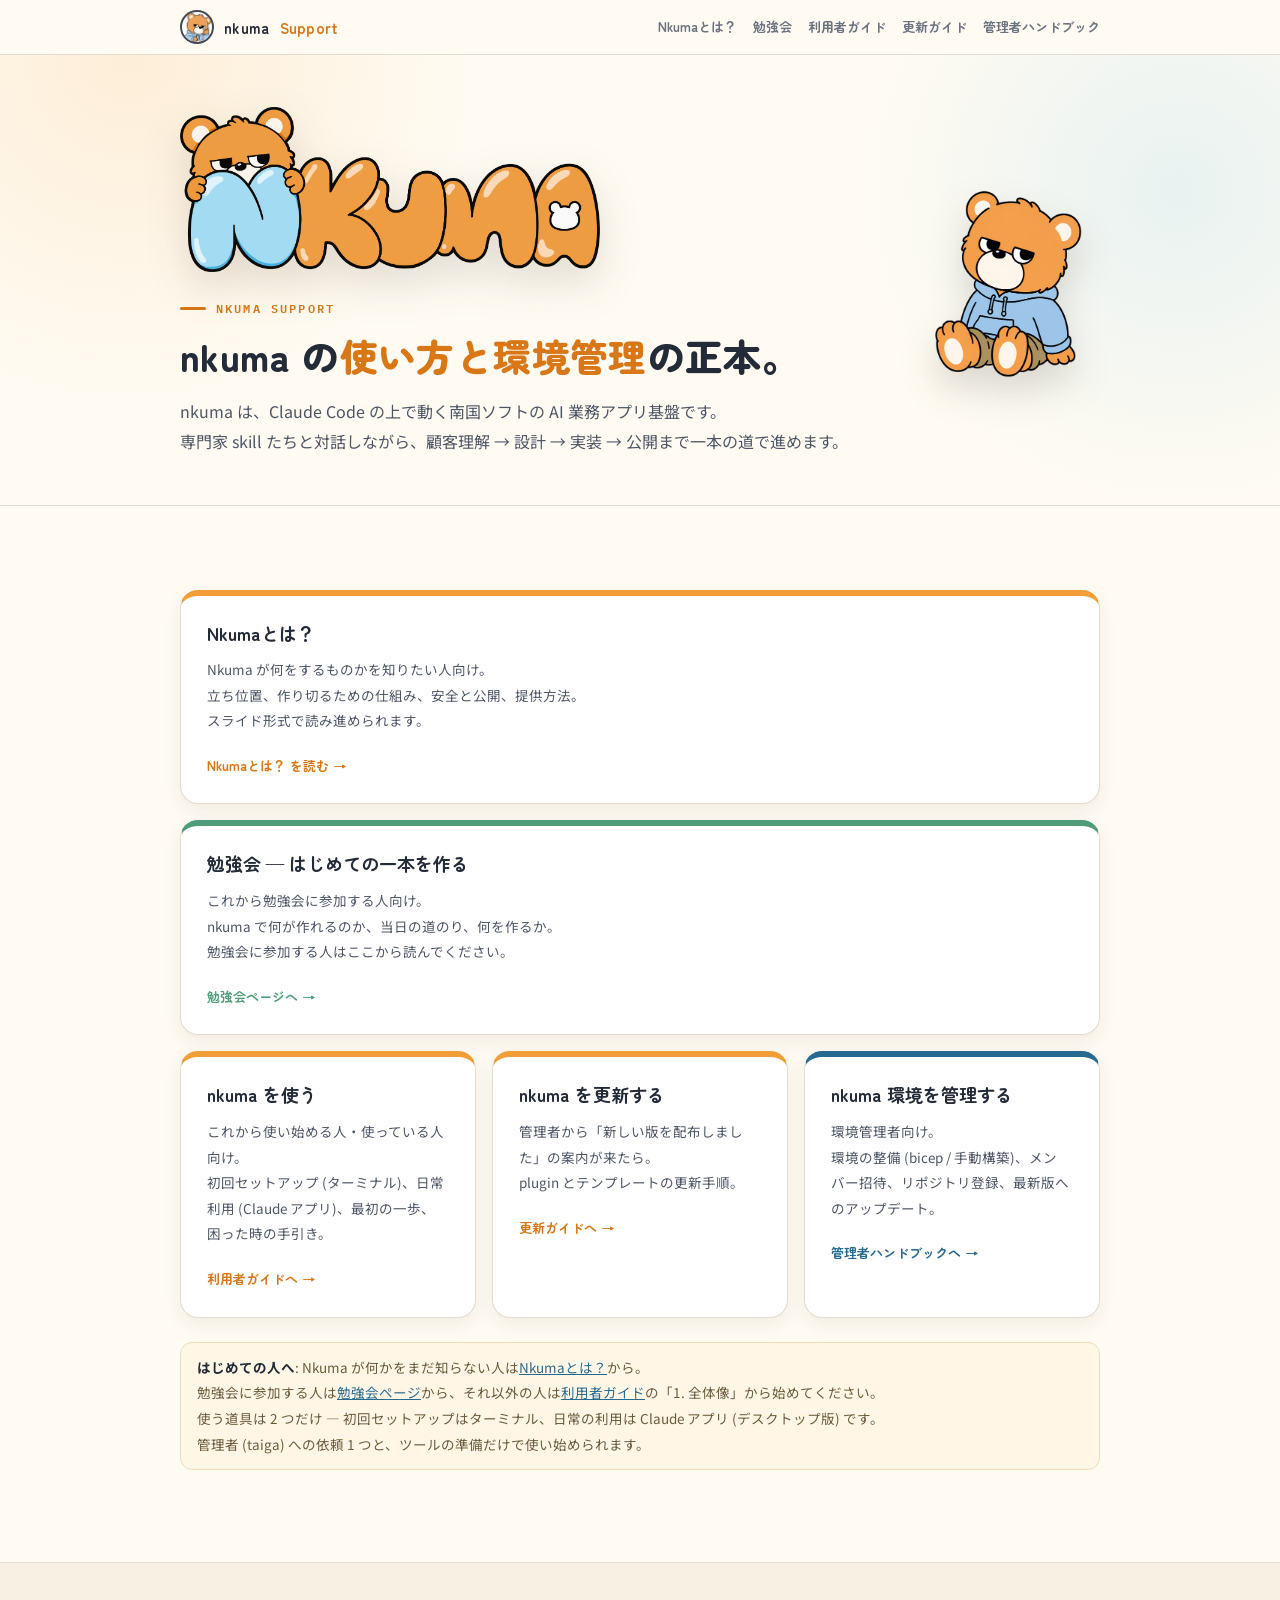
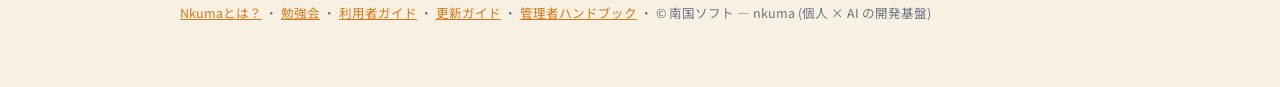
<file: index.html>
<!doctype html>
<html lang="ja">
<head>
<meta charset="utf-8">
<meta name="viewport" content="width=device-width, initial-scale=1">
<title>nkuma サポート — 使い方と環境管理の正本</title>
<meta name="description" content="nkuma (南国ソフトの AI 開発基盤) のサポートサイト。利用者向けセットアップガイドと環境管理者向けハンドブック。">
<link rel="icon" type="image/png" href="./images/nkuma-face.png">
<link rel="stylesheet" href="./site.css">
<script src="./site.js" defer></script>
</head>
<body>

<div class="site-header">
  <div class="wrap">
    <a class="brand" href="./index.html"><img src="./images/nkuma-face.png" alt="">nkuma <span>Support</span></a>
    <nav>
      <a href="./about/">Nkumaとは？</a>
      <a href="./workshop.html">勉強会</a>
      <a href="./guide.html">利用者ガイド</a>
      <a href="./update.html">更新ガイド</a>
      <a href="./admin.html">管理者ハンドブック</a>
    </nav>
  </div>
</div>

<header class="hero">
  <div class="wrap">
    <div class="hero-grid">
      <div>
        <div class="hero-logo"><img src="./images/nkuma-main-logo.png" alt="nkuma ロゴ"></div>
        <div class="kicker">NKUMA SUPPORT</div>
        <h1>nkuma の<em>使い方と環境管理</em>の正本。</h1>
        <p class="lead">nkuma は、Claude Code の上で動く南国ソフトの AI 業務アプリ基盤です。<br>専門家 skill たちと対話しながら、顧客理解 → 設計 → 実装 → 公開まで一本の道で進めます。</p>
      </div>
      <img class="hero-bear" src="./images/nkuma01.png" alt="座っているクマのキャラクター">
    </div>
  </div>
</header>

<main>
  <div class="wrap">

    <section>
      <div class="entry-grid">
        <a class="entry-card about" href="./about/">
          <b>Nkumaとは？</b>
          <p>Nkuma が何をするものかを知りたい人向け。<br class="s">立ち位置、作り切るための仕組み、安全と公開、提供方法。<br class="s">スライド形式で読み進められます。</p>
          <span class="go">Nkumaとは？ を読む →</span>
        </a>
        <a class="entry-card wide" href="./workshop.html">
          <b>勉強会 — はじめての一本を作る</b>
          <p>これから勉強会に参加する人向け。<br class="s">nkuma で何が作れるのか、当日の道のり、何を作るか。<br class="s">勉強会に参加する人はここから読んでください。</p>
          <span class="go">勉強会ページへ →</span>
        </a>
        <a class="entry-card" href="./guide.html">
          <b>nkuma を使う</b>
          <p>これから使い始める人・使っている人向け。<br class="s">初回セットアップ (ターミナル)、日常利用 (Claude アプリ)、最初の一歩、困った時の手引き。</p>
          <span class="go">利用者ガイドへ →</span>
        </a>
        <a class="entry-card" href="./update.html">
          <b>nkuma を更新する</b>
          <p>管理者から「新しい版を配布しました」の案内が来たら。<br class="s">plugin とテンプレートの更新手順。</p>
          <span class="go">更新ガイドへ →</span>
        </a>
        <a class="entry-card admin" href="./admin.html">
          <b>nkuma 環境を管理する</b>
          <p>環境管理者向け。<br class="s">環境の整備 (bicep / 手動構築)、メンバー招待、リポジトリ登録、最新版へのアップデート。</p>
          <span class="go">管理者ハンドブックへ →</span>
        </a>
      </div>

      <div class="note">
        <b>はじめての人へ</b>: Nkuma が何かをまだ知らない人は<a href="./about/">Nkumaとは？</a>から。<br class="s">勉強会に参加する人は<a href="./workshop.html">勉強会ページ</a>から、それ以外の人は<a href="./guide.html">利用者ガイド</a>の「1. 全体像」から始めてください。<br class="s">使う道具は 2 つだけ — 初回セットアップはターミナル、日常の利用は Claude アプリ (デスクトップ版) です。<br class="s">管理者 (taiga) への依頼 1 つと、ツールの準備だけで使い始められます。
      </div>
    </section>

  </div>
</main>

<footer class="site-footer">
  <div class="wrap">
    <p><a href="./about/">Nkumaとは？</a> ・ <a href="./workshop.html">勉強会</a> ・ <a href="./guide.html">利用者ガイド</a> ・ <a href="./update.html">更新ガイド</a> ・ <a href="./admin.html">管理者ハンドブック</a> ・ © 南国ソフト — nkuma (個人 × AI の開発基盤)</p>
  </div>
</footer>

</body>
</html>
</file>
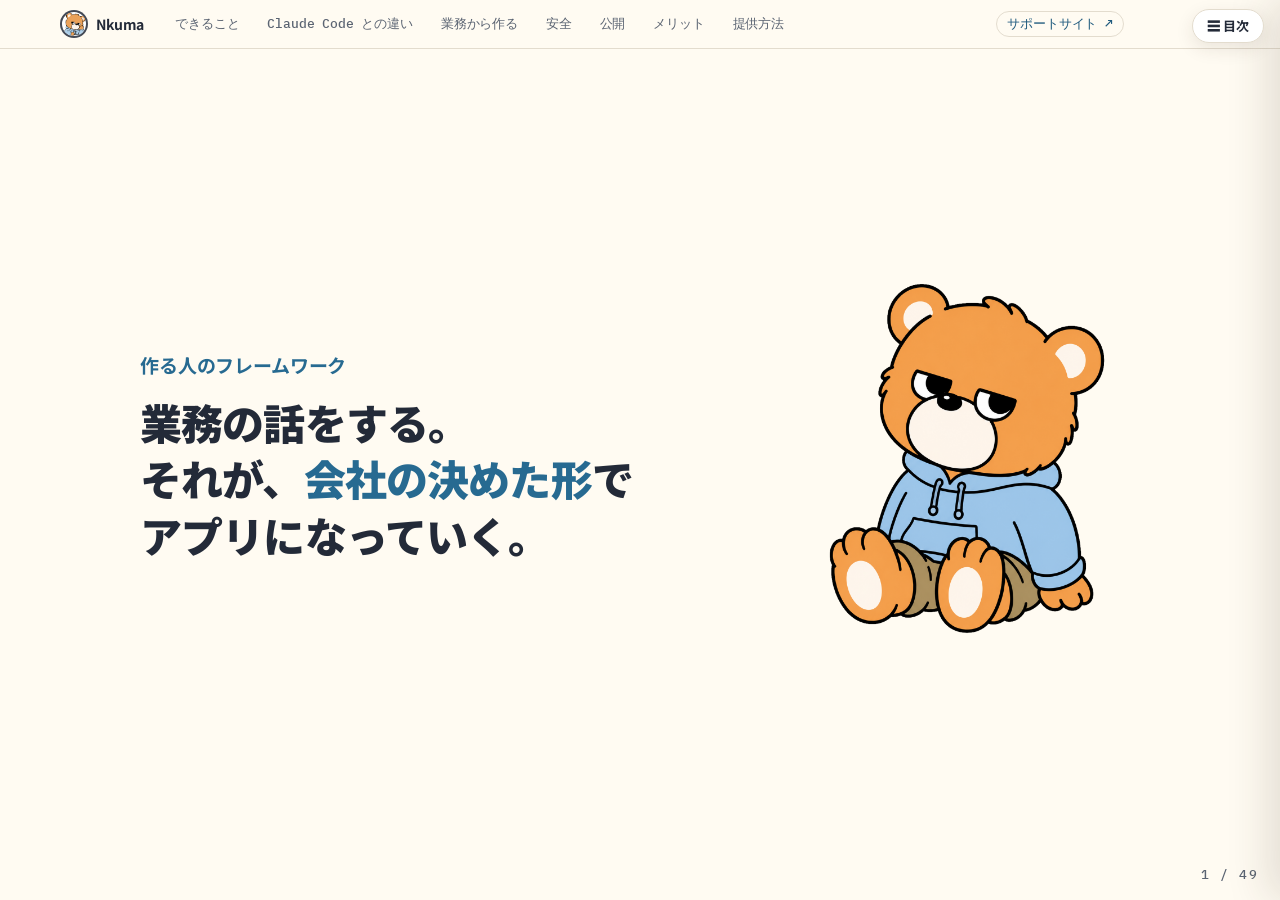
<file: about/index.html>
<!doctype html>
<html lang="ja">
<head>
  <meta charset="utf-8">
  <meta name="viewport" content="width=device-width, initial-scale=1">
  <meta name="description" content="Nkuma — 作る人のフレームワーク。業務の話をする。それが、会社の決めた形でアプリになっていく。">
  <title>Nkuma | Claude Code は作れる。Nkuma は作り切れる。</title>
  <link rel="icon" type="image/png" href="images/nkuma-face.png">
  <style>
    @import url("https://fonts.googleapis.com/css2?family=Noto+Sans+JP:wght@400;500;700;900&family=IBM+Plex+Mono:wght@400;500;600&display=swap");

    :root {
      --paper: #fffbf2; --cream: #f8f1e3; --ink: #232a38; --ink-2: #3f4654; --muted: #5b6472;
      --orange: #f29d38; --orange-deep: #d97716;
      --sky: #83c9ee; --sky-deep: #276a91; --sky-ink: #1f5a7d; --sky-pale: #eaf6fc;
      --line: #e3dcce; --soft: #a9afb8; --gray-fill: #edeae2; --no: #b23b2e;
      --night: #1a2130; --white: #fff;
      --terminal: #151922; --term-text: #d8dee9; --term-red: #e8998a; --term-prompt: #8fb6d9; --frame-dot: #c9c2b3;
      --shadow: 0 20px 50px rgba(56, 44, 25, .12);
      --display: "Noto Sans JP", sans-serif;
      --mono: "IBM Plex Mono", monospace;
    }
    * { box-sizing: border-box; }
    html, body { height: 100%; }
    body { margin: 0; color: var(--ink); background: var(--paper); font-family: "Noto Sans JP", sans-serif; line-height: 1.85; overflow: hidden; font-feature-settings: "palt"; letter-spacing: -0.01em; }
    a { color: inherit; }

    /* ---------- deck (コマ送り) ---------- */
    .deck { height: 100dvh; overflow-y: auto; scroll-snap-type: y mandatory; scroll-behavior: smooth; outline: none; }
    .slide { position: relative; display: grid; align-content: center; justify-items: center; min-height: 100dvh; padding: clamp(56px, 7vh, 80px) clamp(20px, 5vw, 64px) clamp(32px, 4vh, 56px); scroll-snap-align: start; scroll-snap-stop: always; overflow: hidden; }
    .slide-inner { width: min(1000px, 100%); }

    /* ---------- 現在地 (章ナビ + ページ + 目次) ---------- */
    .chapnav { position: fixed; top: 0; left: 0; right: 0; z-index: 50; background: color-mix(in srgb, var(--paper) 90%, transparent); backdrop-filter: blur(8px); border-bottom: 1px solid var(--line); }
    .chapnav-inner { max-width: 1200px; margin: 0 auto; padding: 10px 20px; display: flex; align-items: center; gap: 6px; flex-wrap: nowrap; overflow-x: auto; scrollbar-width: none; } /* 章が増えても常に 1 行 — 折り返すとコマの上端が隠れる (固定 breakpoint は持たない) */
    .chapnav-inner::-webkit-scrollbar { display: none; }
    .chapnav a.ch { white-space: nowrap; }
    .chapnav .brand { display: flex; align-items: center; gap: 8px; font: 700 14px var(--display); margin-right: 14px; text-decoration: none; }
    .chapnav .brand img { width: 28px; height: 28px; border-radius: 50%; border: 2px solid rgba(35,42,56,.85); background: var(--white); }
    .chapnav a.ch.support { margin-left: auto; margin-right: 96px; color: var(--sky-ink); border-color: var(--line); }
    .chapnav a.ch { font: 500 12.5px var(--mono); color: var(--muted); text-decoration: none; padding: 3px 10px; border-radius: 999px; border: 1px solid transparent; }
    .chapnav a.ch.active { color: var(--sky-deep); border-color: var(--sky-deep); background: var(--sky-pale); }
    .pager { position: fixed; bottom: 18px; right: 22px; z-index: 50; color: var(--muted); font: 500 12.5px var(--mono); letter-spacing: .12em; }
    .toc-btn { position: fixed; top: 9px; right: 16px; z-index: 60; font: 700 13px var(--display); color: var(--ink); background: var(--white); border: 1px solid var(--line); border-radius: 999px; padding: 6px 14px; cursor: pointer; box-shadow: 0 6px 18px rgba(56,44,25,.10); }
    .toc-btn:hover, .toc-btn[aria-expanded="true"] { border-color: var(--sky-deep); color: var(--sky-deep); }
    .toc { position: fixed; top: 0; right: 0; bottom: 0; z-index: 55; width: min(380px, 90vw); background: var(--white); border-left: 1px solid var(--line); box-shadow: -12px 0 40px rgba(56,44,25,.14); transform: translateX(100%); transition: transform .3s ease; overflow-y: auto; padding: 56px 18px 28px; }
    .toc.open { transform: none; }
    @media (prefers-reduced-motion: reduce) { .deck { scroll-behavior: auto; } .toc { transition: none; } } /* 表現規約 C-15: 利用者操作起因の遷移だけなので reduce では落とすのみ */
    .toc h2 { font: 700 13px var(--mono); letter-spacing: .14em; color: var(--orange-deep); margin: 0 0 10px; }
    .toc .toc-ch { font: 700 14px var(--display); color: var(--sky-deep); margin: 14px 0 4px; padding-bottom: 4px; border-bottom: 1px solid var(--line); }
    .toc ol { list-style: none; margin: 0; padding: 0; }
    .toc li a { display: block; font-size: 13px; line-height: 1.5; padding: 5px 8px; border-radius: 8px; color: var(--ink-2); text-decoration: none; }
    .toc li a:hover { background: var(--cream); }
    .toc li.cur a { background: var(--sky-pale); color: var(--sky-ink); font-weight: 700; }

    /* ---------- コマの部品 ---------- */
    .kicker { display: inline-flex; align-items: center; gap: 10px; margin-bottom: 12px; color: var(--orange-deep); font: 600 12.5px var(--mono); letter-spacing: .1em; }
    .kicker .n { background: var(--orange); color: var(--white); border-radius: 999px; padding: 1px 10px; font-weight: 700; letter-spacing: 0; }
    .kicker .q { background: var(--sky-pale); color: var(--sky-ink); border: 1px solid var(--sky-deep); border-radius: 999px; padding: 0 10px; font-weight: 700; letter-spacing: 0; }
    h1 { margin: 0 0 14px; font: 900 clamp(30px, 5vw, 48px)/1.35 var(--display); letter-spacing: -0.02em; }
    h2 { margin: 0 0 14px; font: 700 clamp(22px, 3.4vw, 31px)/1.5 var(--display); letter-spacing: -0.02em; }
    h2 em, h1 em { font-style: normal; color: var(--sky-deep); }
    .note { margin: 10px 0 0; font-size: 12.5px; color: var(--muted); }
    /* 畳んだ補足 (規約 A-1): 図の理由や限界を、読む人だけが開く */
    .more { margin: 6px 0 0; font-size: 12.5px; color: var(--ink-2); line-height: 1.7; }
    .more summary { cursor: pointer; color: var(--sky-ink); font-weight: 700; list-style: none; }
    .more summary::before { content: "▸ "; }
    .more[open] summary::before { content: "▾ "; }
    .more ul { margin: 4px 0 0; padding-left: 1.4em; }
    .more li { margin: 0; }
    .slide:has(.more[open]) { overflow-y: auto; } /* 開いた補足が画面に収まらないときだけ、そのコマの中でスクロールできる */

    /* 章の区切り */
    .divider { background: var(--cream); }
    .divider .slide-inner { border-left: 6px solid var(--orange); padding-left: 28px; }
    .ch-num { margin: 0 0 8px; font: 700 14px var(--mono); letter-spacing: .14em; color: var(--orange-deep); }
    .ch-title { margin: 0 0 18px; font: 900 clamp(34px, 5vw, 54px)/1.3 var(--display); letter-spacing: -0.02em; }
    .ch-title.long { font-size: clamp(26px, 3.6vw, 40px); }
    .ch-q, .ch-a { margin: 0 0 8px; font-size: clamp(16px, 1.8vw, 19px); color: var(--ink-2); }
    .ch-q b, .ch-a b { display: inline-block; min-width: 4.5em; color: var(--sky-ink); font-family: var(--display); }
    .qmap { list-style: none; margin: 26px 0 0; padding: 0; display: grid; grid-template-columns: repeat(3, 1fr); gap: 12px; }
    .qmap li { padding: 12px 14px; border: 2px solid var(--line); border-radius: 12px; background: var(--white); color: var(--muted); font-size: 14px; line-height: 1.6; }
    .qmap li.on { border-color: var(--sky-deep); background: var(--sky-pale); color: var(--sky-ink); font-weight: 700; }
    .qmap li.done { color: var(--ink-2); }
    .qmap.list li { color: var(--ink-2); border-color: var(--muted); background: var(--white); }
    .ch-lead { margin: 0; font-size: clamp(16px, 1.8vw, 19px); color: var(--ink-2); max-width: 46em; }
    .agenda { background: var(--cream); }
    .agenda .slide-inner { border-left: 6px solid var(--orange); padding-left: 28px; }
    .agenda .ch-title { font-size: clamp(28px, 4vw, 42px); }
    .agenda-list { list-style: none; margin: 26px 0 0; padding: 0; display: grid; grid-template-columns: 1fr 1fr; gap: 12px 16px; }
    .agenda-list a { display: grid; grid-template-columns: auto 1fr; grid-template-rows: auto auto; column-gap: 12px; align-items: baseline; padding: 12px 16px; background: var(--white); border: 1px solid var(--line); border-radius: 12px; text-decoration: none; color: var(--ink); }
    .agenda-list a:hover { border-color: var(--orange); }
    .agenda-list .num { grid-row: 1 / 3; font: 700 12.5px var(--mono); letter-spacing: .1em; color: var(--orange-deep); white-space: nowrap; }
    .agenda-list .ttl { font: 900 clamp(15px, 1.7vw, 18px)/1.4 var(--display); letter-spacing: -0.01em; }
    .agenda-list .sub { font-size: 13px; color: var(--muted); line-height: 1.6; }
    @media (max-width: 720px) { .agenda-list { grid-template-columns: 1fr; } }
    @media (max-width: 480px) { .agenda-list { gap: 8px; margin-top: 16px; } .agenda-list a { padding: 9px 12px; grid-template-rows: auto; } .agenda-list .num { grid-row: auto; } .agenda-list .sub { display: none; } .agenda .ch-lead { font-size: 14px; } } /* 狭幅は章名だけにして 1 画面に収める (コマは overflow: hidden) */

    /* 画の枠 */
    .fig { background: var(--white); border: 1px solid var(--line); border-radius: 16px; padding: 12px; overflow-x: auto; }
    .fig svg { display: block; width: 100%; height: auto; min-width: 700px; max-height: 66dvh; }
    /* 高さのクランプを外す図 (構成図) — 縮むと図中の文字が 12px を割るため。コマが 1 画面に収まることは bun run heights で担保する */
    .fig.tall svg { max-height: none; }
    .fig img { display: block; width: 100%; height: auto; border-radius: 6px; }
    /* 実画面 (スクショ) を同じ大きさの窓で並べる — 縦横比を揃え、左上を基準に切る */
    .shots { display: grid; grid-template-columns: repeat(2, 1fr); gap: 12px; }
    .shots img { width: 100%; height: auto; object-fit: contain; border: 1px solid var(--line); }
    .shots .shot-t { display: block; margin: 0 0 6px; font: 700 13px var(--display); color: var(--ink); }
    /* 実画面を 2 枚だけ大きく見せる (証明のコマ) — 切らずに全体を出す */
    @media (max-width: 720px) { .shots { grid-template-columns: 1fr; } .shots img { max-height: 26dvh; } }
    figure { margin: 0; }


    /* ---------- SVG 共通 (規約 C 群: 同一テンプレ・色は述語・本文色 = 線色) ---------- */
    svg text { font-family: "Noto Sans JP", sans-serif; fill: var(--ink); font-feature-settings: "palt"; letter-spacing: -0.01em; }
    svg .t-title { font-size: 16px; font-weight: 700; }
    svg .t-mono { font-family: var(--mono); font-size: 12.5px; }
    svg .t-sub { font-size: 12.5px; fill: var(--ink-2); }
    svg .t-tech { font-family: var(--mono); font-size: 12.5px; fill: var(--sky-ink); }
    svg .t-edge { font-size: 12.5px; fill: var(--ink-2); }
    svg .t-bound { font-size: 13px; font-weight: 700; fill: var(--muted); letter-spacing: .06em; }
    svg .t-person { font-size: 14px; font-weight: 700; }
    svg .t-badge { font-size: 12.5px; font-weight: 700; }
    svg .t-no { font-size: 12.5px; fill: var(--no); font-weight: 700; }
    svg .t-auto { font-size: 12.5px; fill: var(--sky-ink); font-weight: 700; }
    svg .box { fill: var(--white); stroke: var(--ink); stroke-width: 2; }
    svg .box-ghost { fill: var(--white); stroke: var(--muted); stroke-width: 2; stroke-dasharray: 6 5; }
    svg .box-more { fill: var(--white); stroke: var(--soft); stroke-width: 2; }
    svg .box-gray { fill: var(--gray-fill); stroke: var(--muted); stroke-width: 2; }
    svg .box-hand { fill: #fdeeda; stroke: var(--orange-deep); stroke-width: 2; }
    svg .box-auto { fill: var(--sky-pale); stroke: var(--sky-deep); stroke-width: 2; }
    svg .bound { fill: var(--cream); stroke: var(--line); stroke-width: 2; }
    svg .bound-in { fill: var(--sky-pale); stroke: var(--line); stroke-width: 2; }
    svg .edge { stroke: var(--ink); stroke-width: 2; fill: none; }
    svg .edge-auto { stroke: var(--sky-deep); stroke-width: 3; fill: none; }
    svg .edge-hand { stroke: var(--orange-deep); stroke-width: 3; fill: none; }
    svg .edge-idle { stroke: var(--muted); stroke-width: 2; fill: none; }
    svg .edge-no { stroke: var(--no); stroke-width: 2; fill: none; stroke-dasharray: 6 5; }
    svg .head { fill: var(--ink); }
    svg .head-auto { fill: var(--sky-deep); }
    svg .head-hand { fill: var(--orange-deep); }
    svg .num-k { fill: var(--ink); }
    svg .num-b { fill: var(--sky-deep); }
    svg .num-o { fill: var(--orange-deep); }
    svg .num-t { font-size: 13px; font-weight: 700; fill: var(--white); }
    svg .no-mark { stroke: var(--no); stroke-width: 3; }
    /* 以下は図テンプレ (presentations/assets/figure-template.css) の複製 — 表現技法カタログの形で使う部品 */
    svg .t-big { font-size: 44px; font-weight: 900; }
    svg .t-hand { font-size: 12.5px; fill: var(--orange-deep); font-weight: 700; }
    svg .wall { fill: var(--ink); }
    svg .dim { opacity: .28; }
    svg .chev { fill: var(--white); stroke: var(--ink); stroke-width: 2; stroke-linejoin: round; }
    svg .chev-auto { fill: var(--sky-pale); stroke: var(--sky-deep); stroke-width: 2; stroke-linejoin: round; }
    svg .chev-hand { fill: #fdeeda; stroke: var(--orange-deep); stroke-width: 2; stroke-linejoin: round; }


    /* ---------- ターミナル (実出力) ---------- */
    .term { background: var(--terminal); color: var(--term-text); border-radius: 14px; overflow: hidden; }
    .term-bar { display: flex; align-items: center; gap: 7px; padding: 9px 14px; background: rgba(255,255,255,.06); }
    .term-bar i { width: 11px; height: 11px; border-radius: 50%; background: rgba(255,255,255,.22); }
    .term-bar span { margin-left: 8px; font: 500 11.5px var(--mono); color: rgba(255,255,255,.6); letter-spacing: .06em; }
    .term-body { padding: 14px 18px 18px; overflow-x: auto; }
    .term-body pre { margin: 0; font: 400 12.5px/1.7 var(--mono); white-space: pre-wrap; word-break: break-all; }
    .term .p { color: var(--term-prompt); } .term .err { color: var(--term-red); } .term .dim { color: rgba(255,255,255,.55); }
    .fig + .term, figure .term { margin-top: 10px; }

    /* 低い画面 (高さ 820px 未満): 1 コマが 1 画面に収まるよう余白と図の高さを詰める */
    @media (max-height: 820px) {
      .slide { padding-top: 52px; padding-bottom: 28px; }
      h2 { font-size: clamp(20px, 2.9vw, 26px); margin-bottom: 8px; }
      .kicker { margin-bottom: 6px; }
      .fig { padding: 8px; }
      .fig svg { max-height: 54dvh; }
      .term-body { padding: 8px 12px 10px; }
      .term-body pre { font-size: 12px; line-height: 1.5; }
      .fig + .term, figure .term { margin-top: 6px; }
    }

    /* 表紙・締め */
    .hero .slide-inner { display: grid; grid-template-columns: 1.3fr .7fr; gap: 32px; align-items: center; }
    .hero h1 { font-size: clamp(28px, 4.2vw, 42px); } /* 3 行に収める — 列幅とのバランス (実表示で確認) */
    .hero img { width: min(340px, 100%); display: block; }
    .hero .logo { width: min(400px, 100%); margin: 0 0 18px; }
    #end .slide-inner { grid-template-columns: 1fr; text-align: center; }
    #end .logo { margin: 0 auto 18px; }
    #end .tagline { max-width: none; }
    @media (max-width: 720px) { .hero .slide-inner { grid-template-columns: 1fr; } }
    .tagline { font: 700 clamp(16px, 2vw, 19px)/1.7 var(--display); color: var(--sky-deep); margin: 0 0 12px; }
  </style>
</head>
<body>

<nav class="chapnav" aria-label="章">
  <div class="chapnav-inner">
    <a class="brand" href="#top"><img src="images/nkuma-face.png" alt=""><span>Nkuma</span></a>
    <a class="ch" href="#d-what" data-ch="what">できること</a>
    <a class="ch" href="#d-diff" data-ch="diff">Claude Code との違い</a>
    <a class="ch" href="#d-domain" data-ch="domain">業務から作る</a>
    <a class="ch" href="#d-safety" data-ch="safety">安全</a>
    <a class="ch" href="#d-release" data-ch="release">公開</a>
    <a class="ch" href="#d-loops" data-ch="loops">メリット</a>
    <a class="ch" href="#d-delivery" data-ch="delivery">提供方法</a>
    <a class="ch support" href="https://nkuma-platform.github.io/">サポートサイト ↗</a>
  </div>
</nav>
<button class="toc-btn" id="toc-btn" aria-controls="toc" aria-expanded="false">☰ 目次</button>
<aside class="toc" id="toc" aria-label="目次">
  <h2>目次 — 今どこを読んでいるか</h2>
  <div id="toc-list"></div>
</aside>
<div class="pager" id="pager"></div>

<main class="deck" id="deck" tabindex="0">

  <section class="slide hero" id="top" data-ch="" data-group="表紙">
    <div class="slide-inner">
      <div>
        <p class="tagline">作る人のフレームワーク</p>
        <h1>業務の話をする。<br>それが、<em>会社の決めた形</em>で<br>アプリになっていく。</h1>
      </div>
      <img src="images/nkuma01.png" alt="Nkuma のマスコット、クマ君">
    </div>
  </section>

  <section class="slide agenda" id="agenda" data-ch="" data-group="目次">
    <div class="slide-inner">
      <p class="ch-num">目次</p>
      <h2 class="ch-title">この資料の流れ</h2>
      <p class="ch-lead">現場の 3 つの問題に、3 つの答え (第 3〜5 章)。その先に生まれるメリットと、届け方。</p>
      <ol class="agenda-list">
        <li><a href="#d-what"><span class="num">第 1 章</span><span class="ttl">Nkuma は何ができるのか</span><span class="sub">業務の話をすると、会社の決めた形でアプリになっていく</span></a></li>
        <li><a href="#d-diff"><span class="num">第 2 章</span><span class="ttl">Claude Code と何が違うのか</span><span class="sub">現場に残る 3 つの問題と、作り切るということ</span></a></li>
        <li><a href="#d-domain"><span class="num">第 3 章</span><span class="ttl">何のために作ったのか、分からない</span><span class="sub">答え ① 業務から作る — 作るものを明確にし、仕様にして作り上げる</span></a></li>
        <li><a href="#d-safety"><span class="num">第 4 章</span><span class="ttl">安全に動いているのか、分からない</span><span class="sub">答え ② 構造で安全にする — 事故が「起こせない」構造</span></a></li>
        <li><a href="#d-release"><span class="num">第 5 章</span><span class="ttl">作った本人しか、使えない</span><span class="sub">答え ③ 合図ひとつで公開する — 検査を通ったものだけが届き、いつもの社内 ID で使える</span></a></li>
        <li><a href="#d-loops"><span class="num">第 6 章</span><span class="ttl">業務情報の上にアプリが展開されるメリット</span><span class="sub">業務の変更に追いつく / AI から使われる口が付く / 使う Agent にもなる</span></a></li>
        <li><a href="#d-delivery"><span class="num">第 7 章</span><span class="ttl">提供方法</span><span class="sub">どう売り、どう届き、どう動くか</span></a></li>
      </ol>
    </div>
  </section>


  <!-- ===== 第 1 章 Nkuma は何ができるのか ===== -->

  <section class="slide divider" id="d-what" data-ch="what">
    <div class="slide-inner">
      <p class="ch-num">第 1 章</p>
      <h2 class="ch-title">Nkuma は何ができるのか</h2>
      <p class="ch-lead">業務の話をすると、会社の決めた形でアプリになっていく。</p>
    </div>
  </section>

  <section class="slide" id="s-experience" data-ch="what">
    <div class="slide-inner">
      <span class="kicker"><span class="n">できること</span>体験</span>
      <h2>作る人がすることは、<em>業務の話をすること</em>。あとは会社の決めた形に沿って、少しずつ組み上がっていく。</h2>
      <figure data-fig><div class="fig">
        <svg viewBox="0 0 1000 218" role="img" aria-label="左端でクマ君が、右下のノート PC を見下ろしながら手振りを付けて話している。その右に橙の段「業務の話」があり、さらに右からクリームの囲み「会社の決めた形」が始まって、囲みの中で青い「業務の文書」「決めた形で組む」、白い「使えるアプリ」の順に段が右上へ高くなる。青い線が橙の段の右上から出て、段の角をなぞりながら最上段まで右上がりに 1 本だけ通る">
  <rect class="bound" x="455" y="14" width="525" height="188" rx="14"/>
  <text class="t-bound" x="471" y="32">会社の決めた形</text>
  <svg x="16" y="37" width="196" height="151" viewBox="56 241 1152 873" preserveAspectRatio="xMidYMid meet">
    <image href="images/nkuma-talking.png" x="0" y="0" width="1254" height="1254"/>
  </svg>
  <rect class="box-hand" x="240" y="118" width="144" height="70" rx="10"/>
  <text class="t-title" x="312" y="160" text-anchor="middle">業務の話</text>
  <text class="t-sub" x="312" y="210" text-anchor="middle">作る人はここだけ</text>
  <rect class="box-auto" x="529" y="92" width="145" height="96" rx="10"/>
  <text class="t-title" x="601" y="160" text-anchor="middle">業務の文書</text>
  <rect class="box-auto" x="674" y="66" width="145" height="122" rx="10"/>
  <text class="t-title" x="747" y="160" text-anchor="middle">決めた形で組む</text>
  <rect class="box" x="819" y="40" width="145" height="148" rx="10"/>
  <text class="t-title" x="892" y="160" text-anchor="middle">使えるアプリ</text>
  <path class="edge-auto" d="M384 118 L819 40"/>
  <polygon class="head-auto" points="-12,-7 0,0 -12,7" transform="translate(819,40) rotate(-10.17)"/>
</svg>
      </div>
</figure>
    </div>
  </section>

  <section class="slide" id="s-real-app" data-ch="what">
    <div class="slide-inner">
      <span class="kicker"><span class="n">できること</span>実物</span>
      <h2>これは、Nkuma で作った<em>実際のアプリ</em>です。</h2>
      <figure data-fig><div class="fig shots">
          <div><span class="shot-t">作業日報</span><img src="images/case-1.png" alt="作業日報のアプリの画面。左に月のカレンダー、中央に日付ごとの入力欄が並び、右に案件を選ぶ欄がある"></div>
          <div><span class="shot-t">付箋ボード</span><img src="images/case-2.png" alt="付箋ボードのアプリの画面。方眼の台紙の上に色の違う付箋が貼られ、右上に参加者のアイコン、右下に表示倍率の操作が並ぶ"></div>
      </div>

      </figure>
    </div>
  </section>


  <!-- ===== 第 2 章 Claude Code と何が違うのか ===== -->

  <section class="slide divider" id="d-diff" data-ch="diff">
    <div class="slide-inner">
      <p class="ch-num">第 2 章</p>
      <h2 class="ch-title">Claude Code と何が違うのか</h2>
      <p class="ch-lead">現場に残る 3 つの問題と、作り切るということ。</p>
    </div>
  </section>

  <section class="slide" id="s-problems" data-ch="diff">
    <div class="slide-inner">
      <span class="kicker"><span class="n">Claude Code との違い</span>3 つの問題</span>
      <h2>AI でアプリが作れるようになった現場には、<em>3 つの問題</em>が残る。</h2>
      <figure data-fig><div class="fig">
        <svg viewBox="0 0 1000 399" role="img" aria-label="細い縦線で仕切られた 3 つの場面。左 (① 何のために作ったのか、分からない) はスタンドに載った画面の脇で 2 人が手を上げたり肩をすくめたりし、中央 (② 安全に動いているのか、分からない) は中の見えない水色の箱を 1 人が手をかざして覗き込みもう 1 人が腕を組み、右 (③ 作った本人しか、使えない) は机で画面を使う 1 人と、間の地面が途切れた先で手を伸ばす 2 人が離れて立っている">
          <image href="images/problems.png" x="0" y="0" width="1000" height="399"/>
          <text class="t-title" x="173" y="330" text-anchor="middle">① 何のために作ったのか、分からない</text>
          <text class="t-title" x="496" y="330" text-anchor="middle">② 安全に動いているのか、分からない</text>
          <text class="t-title" x="823" y="330" text-anchor="middle">③ 作った本人しか、使えない</text>
        </svg>
      </div>
</figure>
    </div>
  </section>

  <section class="slide" id="s-scope" data-ch="diff">
    <div class="slide-inner">
      <span class="kicker"><span class="n">Claude Code との違い</span>作り切る</span>
      <h2>Claude Code は作れる。Nkuma は<em>作り切れる</em>。</h2>
      <figure data-fig><div class="fig">
        <svg viewBox="0 0 1000 445" role="img" aria-label="机に向かう人物とノート型の画面から右へ線が伸びる行程が上下 2 段に並び、上段 (Claude Code) は画面の停留点 1 つで途切れ、下段 (Nkuma) は同じ起点から画面・書類・盾・上向き矢印の 4 つの停留点を経て、大きな画面を囲む 3 人の人物まで続いている">
          <rect x="0" y="0" width="1000" height="445" style="fill:#fdfaf4"/>
          <image href="images/scope.png" x="0" y="40" width="1000" height="405"/>
          <text class="t-title" x="49" y="34" style="font-size:28px">Claude Code</text>
          <text class="t-title" x="49" y="250" style="font-size:28px">Nkuma</text>
        </svg>
      </div>
</figure>
    </div>
  </section>

  <section class="slide" id="s-three" data-ch="diff">
    <div class="slide-inner">
      <span class="kicker"><span class="n">Claude Code との違い</span>3 つの答え</span>
      <h2>3 つの問題には、<em>3 つの答え</em>を用意している。</h2>
      <figure data-fig><div class="fig">
        <svg viewBox="0 0 1000 300" role="img" aria-label="左に現場の 3 つの問題、右に 3 つの答えと、それに答える章">
          <rect class="box" x="20" y="24" width="400" height="64" rx="12"/>
          <circle class="num-k" cx="48" cy="56" r="11"/><text class="num-t" x="48" y="61" text-anchor="middle">1</text>
          <text class="t-badge" x="70" y="61">何のために作ったのか、分からない</text>
          <rect class="box" x="20" y="118" width="400" height="64" rx="12"/>
          <circle class="num-k" cx="48" cy="150" r="11"/><text class="num-t" x="48" y="155" text-anchor="middle">2</text>
          <text class="t-badge" x="70" y="155">安全に動いているのか、分からない</text>
          <rect class="box" x="20" y="212" width="400" height="64" rx="12"/>
          <circle class="num-k" cx="48" cy="244" r="11"/><text class="num-t" x="48" y="249" text-anchor="middle">3</text>
          <text class="t-badge" x="70" y="249">作った本人しか、使えない</text>

            <path class="edge-auto" d="M420 56 H548"/><polygon class="head-auto" points="548,49 560,56 548,63"/>
            <path class="edge-auto" d="M420 150 H548"/><polygon class="head-auto" points="548,143 560,150 548,157"/>
            <path class="edge-auto" d="M420 244 H548"/><polygon class="head-auto" points="548,237 560,244 548,251"/>
            <rect class="box-auto" x="560" y="24" width="420" height="64" rx="12"/>
            <text class="t-badge" x="580" y="52">業務から作る</text>
            <text class="t-sub" x="580" y="74">第 3 章 何のために作ったのか、分からない</text>
            <rect class="box-auto" x="560" y="118" width="420" height="64" rx="12"/>
            <text class="t-badge" x="580" y="146">構造で安全にする</text>
            <text class="t-sub" x="580" y="168">第 4 章 安全に動いているのか、分からない</text>
            <rect class="box-auto" x="560" y="212" width="420" height="64" rx="12"/>
            <text class="t-badge" x="580" y="240">合図ひとつで公開する</text>
            <text class="t-sub" x="580" y="262">第 5 章 作った本人しか、使えない</text>
        </svg>
      </div>
</figure>
    </div>
  </section>

  <section class="slide" id="s-overview-journey" data-ch="diff">
    <div class="slide-inner">
      <span class="kicker"><span class="n">Claude Code との違い</span>全体の地図</span>
      <h2>業務の話から公開まで — <em>作るのは Nkuma</em>。人は話して、決めて、触って、合図する。</h2>
      <figure data-fig><div class="fig">
        <svg viewBox="0 0 1000 400" role="img" aria-label="時間が左から右へ進む 4 段階 (話す・作るものを決める・作る・公開する) を、上から作る人・Nkuma・できるものの 3 行で並べた俯瞰図。各箱にはアイコンが付く。作る人は業務の話をし (吹き出し)、アイデアを相談し (吹き出し)、Nkuma が作り終えたものを触り (目)、公開の合図を出す (ロケット)。作るものを決めると作るのあいだには「満足するまで繰り返し」の輪があり、できたものを触った人がまた相談に戻る。Nkuma は聞いて書き (鉛筆)、使い勝手も一緒に考えて案を出し (きらめき)、決めた形で組み (レンチ)、検問を通して配備する (盾)。一番下には業務の文書が土台の帯として横に広がり、そこから作るものの決め (文書) とアプリへ線が上がる。作るものの決めには照らす基準として効き、業務に無いものは赤い ✕ で不採用。アプリ (荷物) には内容の裏付けとして効く。作るものの決めからアプリへは決めを引き継ぐ矢印があり、最後にイントラ環境に公開される (ブラウザの窓)">
  <defs>
    <marker id="oj-ah-hand" viewBox="0 0 10 10" refX="9" refY="5" markerWidth="5" markerHeight="5" orient="auto-start-reverse"><path d="M0,0 L10,5 L0,10 z" fill="var(--orange-deep)"/></marker>
    <marker id="oj-ah-auto" viewBox="0 0 10 10" refX="9" refY="5" markerWidth="5" markerHeight="5" orient="auto-start-reverse"><path d="M0,0 L10,5 L0,10 z" fill="var(--sky-deep)"/></marker>
    <marker id="oj-ah-ink" viewBox="0 0 10 10" refX="9" refY="5" markerWidth="5" markerHeight="5" orient="auto-start-reverse"><path d="M0,0 L10,5 L0,10 z" fill="var(--ink)"/></marker>
    <!-- Lucide icons (ISC) — 許諾文は index.html に同梱済み -->
    <g id="i10-user" fill="none" stroke="#232a38" stroke-width="2" stroke-linecap="round" stroke-linejoin="round">
      <circle cx="12" cy="8" r="5" vector-effect="non-scaling-stroke"/>
      <path d="M20 21a8 8 0 0 0-16 0" vector-effect="non-scaling-stroke"/>
    </g>
    <g id="i10-window" fill="none" stroke="#232a38" stroke-width="2" stroke-linecap="round" stroke-linejoin="round">
      <rect x="2" y="4" width="20" height="16" rx="2" vector-effect="non-scaling-stroke"/>
      <path d="M10 4v4" vector-effect="non-scaling-stroke"/>
      <path d="M2 8h20" vector-effect="non-scaling-stroke"/>
      <path d="M6 4v4" vector-effect="non-scaling-stroke"/>
    </g>
    <g id="i10-bot" fill="none" stroke="#232a38" stroke-width="2" stroke-linecap="round" stroke-linejoin="round">
      <path d="M12 8V4H8" vector-effect="non-scaling-stroke"/>
      <rect width="16" height="12" x="4" y="8" rx="2" vector-effect="non-scaling-stroke"/>
      <path d="M2 14h2" vector-effect="non-scaling-stroke"/>
      <path d="M20 14h2" vector-effect="non-scaling-stroke"/>
      <path d="M15 13v2" vector-effect="non-scaling-stroke"/>
      <path d="M9 13v2" vector-effect="non-scaling-stroke"/>
    </g>
    <g id="i10-talk" fill="none" stroke="#232a38" stroke-width="2" stroke-linecap="round" stroke-linejoin="round">
      <path d="M2.992 16.342a2 2 0 0 1 .094 1.167l-1.065 3.29a1 1 0 0 0 1.236 1.168l3.413-.998a2 2 0 0 1 1.099.092 10 10 0 1 0-4.777-4.719" vector-effect="non-scaling-stroke"/>
    </g>
    <g id="i10-idea" fill="none" stroke="#232a38" stroke-width="2" stroke-linecap="round" stroke-linejoin="round">
      <path d="M11.017 2.814a1 1 0 0 1 1.966 0l1.051 5.558a2 2 0 0 0 1.594 1.594l5.558 1.051a1 1 0 0 1 0 1.966l-5.558 1.051a2 2 0 0 0-1.594 1.594l-1.051 5.558a1 1 0 0 1-1.966 0l-1.051-5.558a2 2 0 0 0-1.594-1.594l-5.558-1.051a1 1 0 0 1 0-1.966l5.558-1.051a2 2 0 0 0 1.594-1.594z" vector-effect="non-scaling-stroke"/>
      <path d="M20 2v4" vector-effect="non-scaling-stroke"/>
      <path d="M22 4h-4" vector-effect="non-scaling-stroke"/>
      <circle cx="4" cy="20" r="2" vector-effect="non-scaling-stroke"/>
    </g>
    <g id="i10-eye" fill="none" stroke="#232a38" stroke-width="2" stroke-linecap="round" stroke-linejoin="round">
      <path d="M2.062 12.348a1 1 0 0 1 0-.696 10.75 10.75 0 0 1 19.876 0 1 1 0 0 1 0 .696 10.75 10.75 0 0 1-19.876 0" vector-effect="non-scaling-stroke"/>
      <circle cx="12" cy="12" r="3" vector-effect="non-scaling-stroke"/>
    </g>
    <g id="i10-rocket" fill="none" stroke="#232a38" stroke-width="2" stroke-linecap="round" stroke-linejoin="round">
      <path d="M12 15v5s3.03-.55 4-2c1.08-1.62 0-5 0-5" vector-effect="non-scaling-stroke"/>
      <path d="M4.5 16.5c-1.5 1.26-2 5-2 5s3.74-.5 5-2c.71-.84.7-2.13-.09-2.91a2.18 2.18 0 0 0-2.91-.09" vector-effect="non-scaling-stroke"/>
      <path d="M9 12a22 22 0 0 1 2-3.95A12.88 12.88 0 0 1 22 2c0 2.72-.78 7.5-6 11a22.4 22.4 0 0 1-4 2z" vector-effect="non-scaling-stroke"/>
      <path d="M9 12H4s.55-3.03 2-4c1.62-1.08 5 .05 5 .05" vector-effect="non-scaling-stroke"/>
    </g>
    <g id="i10-doc" fill="none" stroke="#232a38" stroke-width="2" stroke-linecap="round" stroke-linejoin="round">
      <path d="M6 22a2 2 0 0 1-2-2V4a2 2 0 0 1 2-2h8a2.4 2.4 0 0 1 1.704.706l3.588 3.588A2.4 2.4 0 0 1 20 8v12a2 2 0 0 1-2 2z" vector-effect="non-scaling-stroke"/>
      <path d="M14 2v5a1 1 0 0 0 1 1h5" vector-effect="non-scaling-stroke"/>
      <path d="M10 9H8" vector-effect="non-scaling-stroke"/>
      <path d="M16 13H8" vector-effect="non-scaling-stroke"/>
      <path d="M16 17H8" vector-effect="non-scaling-stroke"/>
    </g>
    <g id="i10-pencil" fill="none" stroke="#232a38" stroke-width="2" stroke-linecap="round" stroke-linejoin="round">
      <path d="M21.174 6.812a1 1 0 0 0-3.986-3.987L3.842 16.174a2 2 0 0 0-.5.83l-1.321 4.352a.5.5 0 0 0 .623.622l4.353-1.32a2 2 0 0 0 .83-.497z" vector-effect="non-scaling-stroke"/>
      <path d="m15 5 4 4" vector-effect="non-scaling-stroke"/>
    </g>
    <g id="i10-wrench" fill="none" stroke="#232a38" stroke-width="2" stroke-linecap="round" stroke-linejoin="round">
      <path d="M14.7 6.3a1 1 0 0 0 0 1.4l1.6 1.6a1 1 0 0 0 1.4 0l3.106-3.105c.32-.322.863-.22.983.218a6 6 0 0 1-8.259 7.057l-7.91 7.91a1 1 0 0 1-2.999-3l7.91-7.91a6 6 0 0 1 7.057-8.259c.438.12.54.662.219.984z" vector-effect="non-scaling-stroke"/>
    </g>
    <g id="i10-shield" fill="none" stroke="#232a38" stroke-width="2" stroke-linecap="round" stroke-linejoin="round">
      <path d="M20 13c0 5-3.5 7.5-7.66 8.95a1 1 0 0 1-.67-.01C7.5 20.5 4 18 4 13V6a1 1 0 0 1 1-1c2 0 4.5-1.2 6.24-2.72a1.17 1.17 0 0 1 1.52 0C14.51 3.81 17 5 19 5a1 1 0 0 1 1 1z" vector-effect="non-scaling-stroke"/>
      <path d="m9 12 2 2 4-4" vector-effect="non-scaling-stroke"/>
    </g>
    <g id="i10-package" fill="none" stroke="#232a38" stroke-width="2" stroke-linecap="round" stroke-linejoin="round">
      <path d="M11 21.73a2 2 0 0 0 2 0l7-4A2 2 0 0 0 21 16V8a2 2 0 0 0-1-1.73l-7-4a2 2 0 0 0-2 0l-7 4A2 2 0 0 0 3 8v8a2 2 0 0 0 1 1.73z" vector-effect="non-scaling-stroke"/>
      <path d="M12 22V12" vector-effect="non-scaling-stroke"/>
      <polyline points="3.29 7 12 12 20.71 7" vector-effect="non-scaling-stroke"/>
      <path d="m7.5 4.27 9 5.15" vector-effect="non-scaling-stroke"/>
    </g>
    <g id="i10-loop" fill="none" stroke="#d97716" stroke-width="2" stroke-linecap="round" stroke-linejoin="round">
      <path d="M3 12a9 9 0 0 1 9-9 9.75 9.75 0 0 1 6.74 2.74L21 8" vector-effect="non-scaling-stroke"/>
      <path d="M21 3v5h-5" vector-effect="non-scaling-stroke"/>
      <path d="M21 12a9 9 0 0 1-9 9 9.75 9.75 0 0 1-6.74-2.74L3 16" vector-effect="non-scaling-stroke"/>
      <path d="M8 16H3v5" vector-effect="non-scaling-stroke"/>
    </g>
  </defs>

  <!-- 章の見出し -->
  <text class="t-bound" x="110" y="12">第 3 章 業務から作る</text>
  <text class="t-bound" x="540" y="12">第 4 章 安全</text>
  <text class="t-bound" x="800" y="12">第 5 章 公開</text>

  <!-- 時間の帯 (山形 4 つ = 4 段階、左 → 右) -->
  <path class="chev" d="M110,20 H298 L310,33 L298,46 H110 Z"/>
  <path class="chev" d="M320,20 H518 L530,33 L518,46 H320 L332,33 Z"/>
  <path class="chev" d="M540,20 H778 L790,33 L778,46 H540 L552,33 Z"/>
  <path class="chev" d="M800,20 H976 L988,33 L976,46 H800 L812,33 Z"/>
  <text class="t-title" x="210" y="38" text-anchor="middle">話す</text>
  <text class="t-title" x="431" y="38" text-anchor="middle">作るものを決める</text>
  <text class="t-title" x="671" y="38" text-anchor="middle">作る</text>
  <text class="t-title" x="900" y="38" text-anchor="middle">公開する</text>

  <!-- 持ち場 (帯) と行の名前 — 線より先に描く -->
  <rect class="bound" x="104" y="88" width="884" height="56" rx="10"/>
  <rect class="bound" x="104" y="172" width="884" height="68" rx="10"/>
  <use href="#i10-user" transform="translate(20,105) scale(0.92)"/>
  <text class="t-person" x="96" y="121" text-anchor="end">作る人</text>
  <use href="#i10-bot" transform="translate(16,194) scale(1)"/>
  <text class="t-title" x="96" y="212" text-anchor="end">Nkuma</text>
  <text class="t-bound" x="96" y="295" text-anchor="end">できるもの</text>

  <!-- 行 1: 作る人 (橙)。作る段階の前半は空 = Nkuma が作っている間、人は待つ -->
  <rect class="box-hand" x="117" y="96" width="186" height="40" rx="10"/>
  <use href="#i10-talk" transform="translate(130,105) scale(0.92)"/>
  <text class="t-title" x="226" y="121" text-anchor="middle">業務の話をする</text>
  <rect class="box-hand" x="327" y="96" width="196" height="40" rx="10"/>
  <use href="#i10-talk" transform="translate(340,105) scale(0.92)"/>
  <text class="t-title" x="440" y="121" text-anchor="middle">アイデアを相談</text>
  <rect class="box-hand" x="612" y="96" width="174" height="40" rx="10"/>
  <use href="#i10-eye" transform="translate(620,106) scale(0.85)"/>
  <text class="t-title" x="712" y="121" text-anchor="middle">できたものを触る</text>
  <rect class="box-hand" x="807" y="96" width="174" height="40" rx="10"/>
  <use href="#i10-rocket" transform="translate(820,105) scale(0.92)"/>
  <text class="t-title" x="906" y="121" text-anchor="middle">公開の合図</text>

  <!-- 行 2: Nkuma (青)。書く → 一緒に考えて案を出す → 組む は続けて進む。配備は合図を待つ -->
  <rect class="box-auto" x="122" y="180" width="176" height="52" rx="10"/>
  <use href="#i10-pencil" transform="translate(134,194) scale(1)"/>
  <text class="t-title" x="222" y="211" text-anchor="middle">聞いて、書く</text>
  <rect class="box-auto" x="335" y="180" width="180" height="52" rx="10"/>
  <use href="#i10-idea" transform="translate(345,194) scale(1)"/>
  <text class="t-title" x="438" y="202" text-anchor="middle">使い勝手も一緒に</text>
  <text class="t-title" x="438" y="222" text-anchor="middle">考えて、案を出す</text>
  <rect class="box-auto" x="552" y="180" width="183" height="52" rx="10"/>
  <use href="#i10-wrench" transform="translate(562,194) scale(1)"/>
  <text class="t-title" x="655" y="211" text-anchor="middle">決めた形で組む</text>
  <rect class="box-auto" x="807" y="180" width="174" height="52" rx="10"/>
  <use href="#i10-shield" transform="translate(816,194) scale(1)"/>
  <text class="t-title" x="908" y="211" text-anchor="middle">検問を通して配備</text>
  <path class="edge-auto" d="M298,206 H333" marker-end="url(#oj-ah-auto)"/>
  <path class="edge-auto" d="M515,206 H550" marker-end="url(#oj-ah-auto)"/>

  <!-- 人 → Nkuma (橙、上 → 下) -->
  <path class="edge-hand" d="M210,136 V178" marker-end="url(#oj-ah-hand)"/>
  <path class="edge-hand" d="M425,136 V178" marker-end="url(#oj-ah-hand)"/>
  <path class="edge-hand" d="M894,136 V178" marker-end="url(#oj-ah-hand)"/>
  <!-- 人 → できたアプリ (触る。Nkuma の行の隙間を通って下へ) -->
  <path class="edge-hand" d="M760,136 V266" marker-end="url(#oj-ah-hand)"/>

  <!-- Nkuma → できるもの (青、上 → 下) -->
  <path class="edge-auto" d="M210,232 V344" marker-end="url(#oj-ah-auto)"/>
  <path class="edge-auto" d="M425,232 V266" marker-end="url(#oj-ah-auto)"/>
  <path class="edge-auto" d="M643,232 V266" marker-end="url(#oj-ah-auto)"/>
  <path class="edge-auto" d="M894,232 V266" marker-end="url(#oj-ah-auto)"/>

  <!-- 行 3: できるもの (白) -->
  <rect class="box" x="327" y="268" width="196" height="44" rx="10"/>
  <use href="#i10-doc" transform="translate(340,279) scale(0.92)"/>
  <text class="t-title" x="438" y="295" text-anchor="middle">作るものの決め</text>
  <rect class="box" x="590" y="268" width="190" height="44" rx="10"/>
  <use href="#i10-package" transform="translate(628,279) scale(0.92)"/>
  <text class="t-title" x="700" y="295" text-anchor="middle">アプリ</text>
  <rect class="box" x="803" y="268" width="182" height="44" rx="10"/>
  <use href="#i10-window" transform="translate(812,279) scale(0.92)"/>
  <text class="t-title" x="906" y="287" text-anchor="middle">イントラ環境に</text>
  <text class="t-title" x="906" y="305" text-anchor="middle">公開される</text>

  <!-- 決め → アプリ: 決めたことを引き継いで組む -->
  <path class="edge" d="M523,290 H588" marker-end="url(#oj-ah-ink)"/>
  <text class="t-bound" x="556" y="260" text-anchor="middle">決めを引き継ぐ</text>

  <!-- 土台: 業務の文書。ここから上のものへ効く (照らす基準 / 内容の裏付け) -->
  <rect class="box" x="117" y="346" width="864" height="46" rx="12"/>
  <use href="#i10-doc" transform="translate(148,358) scale(0.92)"/>
  <text class="t-title" x="222" y="375" text-anchor="middle">業務の文書</text>
  <text class="t-bound" x="640" y="375" text-anchor="middle">決めるときの基準になり、作るものの内容を裏付ける</text>

  <!-- 文書 → できるもの (黒、下 → 上。文書が上のものに効いている) -->
  <path class="edge" d="M425,346 V316" marker-end="url(#oj-ah-ink)"/>
  <path class="edge" d="M685,346 V316" marker-end="url(#oj-ah-ink)"/>
  <text class="t-bound" x="416" y="335" text-anchor="end">照らす基準</text>
  <text class="t-bound" x="693" y="335">内容の裏付け</text>

  <!-- 文書が物申す: 業務に無いものは不採用 (赤、ここ 1 か所) -->
  <path class="no-mark" d="M438,323 L450,335 M450,323 L438,335"/>
  <text class="t-no" style="font-size:14px" x="456" y="334">業務に無いものは不採用</text>

  <!-- 満足するまで繰り返す輪 (決める ↔ 作る) — この資料で唯一の戻る矢印。最後に描き、作る人の箱の縁から出て縁に着く -->
  <path class="edge-hand" d="M703,96 V76 H425 V94" marker-end="url(#oj-ah-hand)"/>
  <use href="#i10-loop" transform="translate(478,58) scale(0.7)"/>
  <text class="t-hand" style="font-size:14px" x="578" y="70" text-anchor="middle">満足するまで繰り返し</text>
</svg>
      </div>
</figure>
    </div>
  </section>


  <!-- ===== 第 3 章 何のために作ったのか、分からない (答え ①) ===== -->

  <section class="slide divider" id="d-domain" data-ch="domain">
    <div class="slide-inner">
      <p class="ch-num">第 3 章</p>
      <h2 class="ch-title long">何のために作ったのか、分からない</h2>
      <p class="ch-a"><b>答え</b>業務から作る — 作るものを明確にし、仕様にして作り上げる</p>
      <ol class="qmap"><li class="on">① 業務から作る</li><li class="">② 構造で安全にする</li><li class="">③ 合図ひとつで公開する</li></ol>
    </div>
  </section>

  <section class="slide" id="s-mismatch" data-ch="domain">
    <div class="slide-inner">
      <span class="kicker"><span class="n">業務から作る</span><span class="q">問い ①</span>ずれ</span>
      <h2>本当に困っていたことが<em>伝わらないまま</em>、思っていたのと違うものが出来上がる。</h2>
      <figure data-fig><div class="fig">
        <svg viewBox="0 0 1000 200" role="img" aria-label="橙の箱「困りごと」の中に人のアイコンがあり、短い黒い線で白い箱「話す」に繋がる。「話す」の右辺と、離れた先にある白い箱「作る」の左辺からは、赤い破線の短い断片が空白へ伸びて途中で終わり、互いに届いていない。「作る」は短い黒い線で白い箱「出来たもの」に繋がっている">
  <defs>
    <!-- Lucide user-round (ISC, (c) Lucide Icons and Contributors) — assets/icons/icons-defs.html より -->
    <g id="i10b-user" fill="none" stroke="#232a38" stroke-width="2" stroke-linecap="round" stroke-linejoin="round">
      <circle cx="12" cy="8" r="5" vector-effect="non-scaling-stroke"/>
      <path d="M20 21a8 8 0 0 0-16 0" vector-effect="non-scaling-stroke"/>
    </g>
  </defs>

  <rect class="box-hand" x="20" y="60" width="190" height="90" rx="24"/>
  <use href="#i10b-user" transform="translate(96,74) scale(1.6)"/>
  <text class="t-title" x="115" y="137" text-anchor="middle">困りごと</text>

  <path class="edge" d="M210 105 H230"/>

  <rect class="box" x="230" y="60" width="190" height="90" rx="24"/>
  <text class="t-title" x="325" y="111" text-anchor="middle">話す</text>

  <text class="t-title" style="fill:var(--no)" x="490" y="44" text-anchor="middle">途切れる</text>
  <path class="edge-no" d="M420 105 H460"/>
  <path class="edge-no" d="M560 105 H520"/>

  <rect class="box" x="560" y="60" width="190" height="90" rx="24"/>
  <text class="t-title" x="655" y="111" text-anchor="middle">作る</text>

  <path class="edge" d="M750 105 H770"/>

  <rect class="box" x="770" y="60" width="190" height="90" rx="24"/>
  <text class="t-title" x="865" y="111" text-anchor="middle">出来たもの</text>
</svg>
      </div>
</figure>
    </div>
  </section>

  <section class="slide" id="s-causes" data-ch="domain">
    <div class="slide-inner">
      <span class="kicker"><span class="n">業務から作る</span><span class="q">問い ①</span>原因</span>
      <h2>原因は 2 つ — <em>伝え方</em>と、<em>覚えさせ方</em>。</h2>
      <figure data-fig><div class="fig">
        <svg viewBox="0 0 1000 220" role="img" aria-label="上の白い箱「ずれ」から灰の枝が下へ分かれ、左下の橙の箱「言葉にできない (作るものの言葉が出ない)」と、右下の橙の箱「決めたことが消える (会話が長いほど抜ける)」の 2 つに至る">

  <rect class="box" x="400" y="24" width="200" height="56" rx="12"/>
  <text class="t-title" x="500" y="58" text-anchor="middle">ずれ</text>

  <path class="edge-idle" d="M500 80 V105"/>
  <path class="edge-idle" d="M265 105 H735"/>
  <path class="edge-idle" d="M265 105 V130"/>
  <path class="edge-idle" d="M735 105 V130"/>

  <rect class="box-hand" x="60" y="130" width="410" height="76" rx="12"/>
  <text class="t-title" x="265" y="163" text-anchor="middle">言葉にできない</text>
  <text class="t-sub" x="265" y="187" text-anchor="middle">作るものの言葉が出ない</text>

  <rect class="box-hand" x="530" y="130" width="410" height="76" rx="12"/>
  <text class="t-title" x="735" y="163" text-anchor="middle">決めたことが消える</text>
  <text class="t-sub" x="735" y="187" text-anchor="middle">会話が長いほど抜ける</text>
</svg>
      </div>
</figure>
    </div>
  </section>

  <section class="slide" id="s-remedies" data-ch="domain">
    <div class="slide-inner">
      <span class="kicker"><span class="n">業務から作る</span><span class="q">問い ①</span>手当て</span>
      <h2>伝え方は Agent が<em>聞き役</em>になって支え、覚えさせ方は<em>置き場を先に決めて</em>おく。</h2>
      <figure data-fig><div class="fig">
        <svg viewBox="0 0 1000 320" role="img" aria-label="薄い「ずれ」の箱と枝の下に、橙の箱「言葉にできない」と「決めたことが消える」が並び、それぞれの真下へ青い矢印が降りて、青い箱「Agent が問う (人は答えるだけ)」と「決まった置き場 (書くのも Agent、棚は 6 段)」に 1 つずつ対応する">
  <defs>
    <!-- Lucide bot (ISC, (c) Lucide Icons and Contributors) — assets/icons/icons-defs.html より -->
    <g id="i12-bot" fill="none" stroke="#232a38" stroke-width="2" stroke-linecap="round" stroke-linejoin="round">
      <path d="M12 8V4H8" vector-effect="non-scaling-stroke"/>
      <rect width="16" height="12" x="4" y="8" rx="2" vector-effect="non-scaling-stroke"/>
      <path d="M2 14h2" vector-effect="non-scaling-stroke"/>
      <path d="M20 14h2" vector-effect="non-scaling-stroke"/>
      <path d="M15 13v2" vector-effect="non-scaling-stroke"/>
      <path d="M9 13v2" vector-effect="non-scaling-stroke"/>
    </g>
  </defs>

  <rect class="box dim" x="400" y="24" width="200" height="56" rx="12"/>
  <text class="t-title" x="500" y="58" text-anchor="middle">ずれ</text>

  <path class="edge-idle dim" d="M500 80 V105"/>
  <path class="edge-idle dim" d="M265 105 H735"/>
  <path class="edge-idle dim" d="M265 105 V130"/>
  <path class="edge-idle dim" d="M735 105 V130"/>

  <rect class="box-hand" x="60" y="130" width="410" height="76" rx="12"/>
  <text class="t-title" x="265" y="174" text-anchor="middle">言葉にできない</text>

  <rect class="box-hand" x="530" y="130" width="410" height="76" rx="12"/>
  <text class="t-title" x="735" y="174" text-anchor="middle">決めたことが消える</text>

  <path class="edge-auto" d="M265 206 V232"/>
  <polygon class="head-auto" points="258,232 265,244 272,232"/>
  <path class="edge-auto" d="M735 206 V232"/>
  <polygon class="head-auto" points="728,232 735,244 742,232"/>

  <rect class="box-auto" x="60" y="244" width="410" height="66" rx="12"/>
  <use href="#i12-bot" transform="translate(88,258) scale(1.6)"/>
  <text class="t-title" x="150" y="273">Agent が問う</text>
  <text class="t-sub" x="150" y="295">人は答えるだけ</text>

  <rect class="box-auto" x="530" y="244" width="410" height="66" rx="12"/>
  <text class="t-title" x="562" y="273">決まった置き場</text>
  <text class="t-sub" x="562" y="295">書くのも Agent</text>
  <path class="edge-auto" d="M790 250 H912"/>
  <path class="edge-auto" d="M790 261 H912"/>
  <path class="edge-auto" d="M790 272 H912"/>
  <path class="edge-auto" d="M790 283 H912"/>
  <path class="edge-auto" d="M790 294 H912"/>
  <path class="edge-auto" d="M790 305 H912"/>
</svg>
      </div>
</figure>
    </div>
  </section>

  <section class="slide" id="s-ddd-what" data-ch="domain">
    <div class="slide-inner">
      <span class="kicker"><span class="n">業務から作る</span><span class="q">問い ①</span>DDD とは</span>
      <h2>ドメイン駆動開発 (DDD) とは — <em>「仕組み」からではなく「業務」から</em>作る開発手法。</h2>
      <figure data-fig><div class="fig">
        <svg viewBox="0 0 1000 282" role="img" aria-label="左上に白い箱「画面」、右上に白い箱「データ」、下に白い箱「処理」が同じ間隔で三方に散り、その真ん中に大きな橙の箱「業務」が座って中に「語彙・出来事・決まり」と書かれている。中央と三方は矢頭の無い短い灰の線でつながっている">
  <path class="edge-idle" d="M380 102 L340 82"/>
  <path class="edge-idle" d="M620 102 L660 82"/>
  <path class="edge-idle" d="M500 170 L500 210"/>

  <rect class="box-hand" x="380" y="70" width="240" height="100" rx="14"/>
  <text class="t-big" x="500" y="126" text-anchor="middle">業務</text>
  <text class="t-sub" x="500" y="152" text-anchor="middle">語彙・出来事・決まり</text>

  <rect class="box" x="160" y="32" width="180" height="56" rx="12"/>
  <text class="t-title" x="250" y="66" text-anchor="middle">画面</text>

  <rect class="box" x="660" y="32" width="180" height="56" rx="12"/>
  <text class="t-title" x="750" y="66" text-anchor="middle">データ</text>

  <rect class="box" x="410" y="210" width="180" height="56" rx="12"/>
  <text class="t-title" x="500" y="244" text-anchor="middle">処理</text>
</svg>
      </div>
</figure>
    </div>
  </section>

  <section class="slide" id="s-ddd-why" data-ch="domain">
    <div class="slide-inner">
      <span class="kicker"><span class="n">業務から作る</span><span class="q">問い ①</span>なぜ DDD か</span>
      <h2>その作法は<em>自作しない</em> — DDD なら、Agent が最初から知っている。</h2>
      <figure data-fig><div class="fig">
        <svg viewBox="0 0 1000 250" role="img" aria-label="左の枠では、作る人から橙の矢印 3 本「教え込む」が Agent へ注ぎ、その Agent の中に橙の箱「独自の作法」と「教えないと知らない」がある。右の枠では、同じ位置に立つ作る人と Agent の間に線が 1 本も無く、Agent の中に青の箱「DDD」と「教えなくても知っている」がある。左の枠には赤い ✕ と「自社の試作で失敗 — 教えても、覚え切れない」、右の枠には「Nkuma はこちらを採用」">
            <defs>
              <!-- Lucide user-round / bot (ISC, (c) Lucide Icons and Contributors) — assets/icons/icons-defs.html より -->
              <g id="i9-user" fill="none" stroke="#232a38" stroke-width="2" stroke-linecap="round" stroke-linejoin="round">
                <circle cx="12" cy="8" r="5" vector-effect="non-scaling-stroke"/>
                <path d="M20 21a8 8 0 0 0-16 0" vector-effect="non-scaling-stroke"/>
              </g>
              <g id="i9-bot" fill="none" stroke="#232a38" stroke-width="2" stroke-linecap="round" stroke-linejoin="round">
                <path d="M12 8V4H8" vector-effect="non-scaling-stroke"/>
                <rect width="16" height="12" x="4" y="8" rx="2" vector-effect="non-scaling-stroke"/>
                <path d="M2 14h2" vector-effect="non-scaling-stroke"/>
                <path d="M20 14h2" vector-effect="non-scaling-stroke"/>
                <path d="M15 13v2" vector-effect="non-scaling-stroke"/>
                <path d="M9 13v2" vector-effect="non-scaling-stroke"/>
              </g>
            </defs>
          
            <rect class="bound" x="20" y="14" width="460" height="220" rx="14"/>
            <rect class="bound" x="520" y="14" width="460" height="220" rx="14"/>
          
            <use href="#i9-user" transform="translate(46,97.2) scale(2.4)"/>
            <text class="t-hand" x="141" y="92" text-anchor="middle">教え込む</text>
            <path class="edge-hand" d="M114 106 H156"/><polygon class="head-hand" points="156,99 168,106 156,113"/>
            <path class="edge-hand" d="M114 126 H156"/><polygon class="head-hand" points="156,119 168,126 156,133"/>
            <path class="edge-hand" d="M114 146 H156"/><polygon class="head-hand" points="156,139 168,146 156,153"/>
          
            <rect class="box" x="180" y="36" width="280" height="176" rx="14"/>
            <use href="#i9-bot" transform="translate(298.4,48) scale(1.8)"/>
            <rect class="box-hand" x="210" y="98" width="220" height="56" rx="12"/>
            <text class="t-title" x="320" y="132" text-anchor="middle">独自の作法</text>
            <text class="t-title" x="320" y="186" text-anchor="middle">教えないと知らない</text>
          <line class="no-mark" x1="404" y1="44" x2="452" y2="92"/><line class="no-mark" x1="452" y1="44" x2="404" y2="92"/>
          <text class="t-no" x="250" y="229" text-anchor="middle">自社の試作で失敗 — 教えても、覚え切れない</text>
          
            <use href="#i9-user" transform="translate(546,97.2) scale(2.4)"/>
          
            <rect class="box" x="680" y="36" width="280" height="176" rx="14"/>
            <use href="#i9-bot" transform="translate(798.4,48) scale(1.8)"/>
            <rect class="box-auto" x="710" y="98" width="220" height="56" rx="12"/>
            <text class="t-big" x="820" y="142" text-anchor="middle">DDD</text>
            <text class="t-title" x="820" y="186" text-anchor="middle">教えなくても知っている</text>
          <text class="t-auto" x="750" y="229" text-anchor="middle">Nkuma はこちらを採用</text>
          </svg>
      </div>
</figure>
    </div>
  </section>

  <section class="slide" id="s-ddd-flow" data-ch="domain">
    <div class="slide-inner">
      <span class="kicker"><span class="n">業務から作る</span><span class="q">問い ①</span>人の役目</span>
      <h2>人は話す。Agent が聞き、書く。すると<em>業務の言葉で書かれた絵</em>が浮かび上がる。</h2>
      <figure data-fig><div class="fig">
        <svg viewBox="0 0 1000 200" role="img" aria-label="左から右へ、人のアイコンが付いた橙の山形「話す」、Agent のアイコンが付いた黒の山形「訊く」「書く」が連なり、その先の短い黒矢印が白い箱「業務の文書」へ届く">
            <defs>
              <g id="iflow-user" fill="none" stroke="#232a38" stroke-width="2" stroke-linecap="round" stroke-linejoin="round">
                <circle cx="12" cy="8" r="5" vector-effect="non-scaling-stroke"/>
                <path d="M20 21a8 8 0 0 0-16 0" vector-effect="non-scaling-stroke"/>
              </g>
              <g id="iflow-bot" fill="none" stroke="#232a38" stroke-width="2" stroke-linecap="round" stroke-linejoin="round">
                <path d="M12 8V4H8" vector-effect="non-scaling-stroke"/>
                <rect width="16" height="12" x="4" y="8" rx="2" vector-effect="non-scaling-stroke"/>
                <path d="M2 14h2" vector-effect="non-scaling-stroke"/>
                <path d="M20 14h2" vector-effect="non-scaling-stroke"/>
                <path d="M15 13v2" vector-effect="non-scaling-stroke"/>
                <path d="M9 13v2" vector-effect="non-scaling-stroke"/>
              </g>
            </defs>
          
            <polygon class="chev-hand" points="20,60 220,60 244,100 220,140 20,140"/>
            <use href="#iflow-user" transform="translate(88,83) scale(1.4)"/>
            <text class="t-title" x="132" y="106">話す</text>
          
            <polygon class="chev" points="254,60 454,60 478,100 454,140 254,140 278,100"/>
            <use href="#iflow-bot" transform="translate(340,83) scale(1.4)"/>
            <text class="t-title" x="384" y="106">訊く</text>
          
            <polygon class="chev" points="488,60 688,60 712,100 688,140 488,140 512,100"/>
            <use href="#iflow-bot" transform="translate(574,83) scale(1.4)"/>
            <text class="t-title" x="618" y="106">書く</text>
          
            <path class="edge" d="M724 100 H772"/><polygon class="head" points="772,93 784,100 772,107"/>
          
            <rect class="box" x="796" y="65" width="184" height="70" rx="12"/>
            <text class="t-title" x="888" y="106" text-anchor="middle">業務の文書</text>
          
            <text class="t-sub" x="126" y="170" text-anchor="middle">人はここだけ</text>
            <text class="t-sub" x="483" y="170" text-anchor="middle">あとは Agent</text>
          </svg>
      </div>
</figure>
    </div>
  </section>

  <section class="slide" id="s-ddd-layers" data-ch="domain">
    <div class="slide-inner">
      <span class="kicker"><span class="n">業務から作る</span><span class="q">問い ①</span>決め切る</span>
      <h2>決めておくことは<em>業務情報だけではない</em> — Nkuma はそれを 6 つの層に振り分ける。</h2>
      <figure data-fig><div class="fig">
        <svg viewBox="0 0 1000 350" role="img" aria-label="左に 6 つの層、その右に 1 本の括り線が全段をまとめ、横長の帯が上から下へ 6 段積まれている。上から customer は使う人は誰か・一緒に作る人はいるか、dialogue は作る際の会議議事録やフラッシュアイデア、vision はなぜ作るのかを整理、domain は業務の情報整理、work は Agent が作るための進行管理、build はアプリの本体と成果物">
            <text class="t-big" x="80" y="191">6</text><text class="t-title" x="112" y="191">つの層</text>
            <path class="edge-idle" d="M256 30 H240 V322 H256"/>
          
            <rect class="box-auto" x="280" y="30" width="690" height="42" rx="12"/><text class="t-tech" x="310" y="57">customer</text><text class="t-title" x="440" y="57">使う人は誰か、一緒に作る人はいるか</text>
            <rect class="box-auto" x="280" y="80" width="690" height="42" rx="12"/><text class="t-tech" x="310" y="107">dialogue</text><text class="t-title" x="440" y="107">作る際の会議議事録や、フラッシュアイデア</text>
            <rect class="box-auto" x="280" y="130" width="690" height="42" rx="12"/><text class="t-tech" x="310" y="157">vision</text><text class="t-title" x="440" y="157">なぜ作るのかを整理</text>
            <rect class="box-auto" x="280" y="180" width="690" height="42" rx="12"/><text class="t-tech" x="310" y="207">domain</text><text class="t-title" x="440" y="207">業務の情報整理</text>
            <rect class="box-auto" x="280" y="230" width="690" height="42" rx="12"/><text class="t-tech" x="310" y="257">work</text><text class="t-title" x="440" y="257">Agent が作るための進行管理</text>
            <rect class="box-auto" x="280" y="280" width="690" height="42" rx="12"/><text class="t-tech" x="310" y="307">build</text><text class="t-title" x="440" y="307">アプリの本体と成果物</text>
          </svg>
      </div>
</figure>
    </div>
  </section>

  <section class="slide" id="s-quality" data-ch="domain">
    <div class="slide-inner">
      <span class="kicker"><span class="n">業務から作る</span><span class="q">問い ①</span>質を測る</span>
      <h2>決めるべきことは、あらかじめ <em>14 に数え上げて</em>ある。</h2>
      <figure data-fig><div class="fig">
        <svg viewBox="0 0 1000 320" role="img" aria-label="左に大きな 14 と決め所の文字。右に docs の 4 つの層の帯が縦に並び、customer に使う側は誰か・一緒に作る人、vision に目指す姿・使う人・解く問題・制約、domain に初期の語彙・業務範囲の地図・業務の単位・用語集・繋がりの地図・まとまりの決め・破線の出来事の記録、build に作りの規約の札が入っている。左の列に注記: 破線の札は案件判断で足す">
  <text class="t-big" x="85" y="146" text-anchor="middle">14</text>
  <text class="t-sub" x="85" y="172" text-anchor="middle">決め所</text>
  <text class="t-sub" x="85" y="196" text-anchor="middle">文書として残る</text>
  <path class="edge-idle" d="M176 14 H160 V308 H176"/>

  <rect class="box-auto" x="200" y="14" width="780" height="56" rx="12"/>
  <text class="t-tech" x="226" y="48">customer</text>
  <rect class="box-hand" x="352" y="27" width="146" height="30" rx="6"/>
  <text class="t-title" x="425" y="48" text-anchor="middle">使う側は誰か</text>
  <rect class="box-hand" x="508" y="27" width="146" height="30" rx="6"/>
  <text class="t-title" x="581" y="48" text-anchor="middle">一緒に作る人</text>

  <rect class="box-auto" x="200" y="80" width="780" height="56" rx="12"/>
  <text class="t-tech" x="226" y="114">vision</text>
  <rect class="box-hand" x="352" y="93" width="146" height="30" rx="6"/>
  <text class="t-title" x="425" y="114" text-anchor="middle">目指す姿</text>
  <rect class="box-hand" x="508" y="93" width="146" height="30" rx="6"/>
  <text class="t-title" x="581" y="114" text-anchor="middle">使う人</text>
  <rect class="box-hand" x="664" y="93" width="146" height="30" rx="6"/>
  <text class="t-title" x="737" y="114" text-anchor="middle">解く問題</text>
  <rect class="box-hand" x="820" y="93" width="146" height="30" rx="6"/>
  <text class="t-title" x="893" y="114" text-anchor="middle">制約</text>

  <rect class="box-auto" x="200" y="146" width="780" height="96" rx="12"/>
  <text class="t-tech" x="226" y="200">domain</text>
  <rect class="box-hand" x="352" y="159" width="146" height="30" rx="6"/>
  <text class="t-title" x="425" y="180" text-anchor="middle">初期の語彙</text>
  <rect class="box-hand" x="508" y="159" width="146" height="30" rx="6"/>
  <text class="t-title" x="581" y="180" text-anchor="middle">業務範囲の地図</text>
  <rect class="box-hand" x="664" y="159" width="146" height="30" rx="6"/>
  <text class="t-title" x="737" y="180" text-anchor="middle">業務の単位</text>
  <rect class="box-hand" x="820" y="159" width="146" height="30" rx="6"/>
  <text class="t-title" x="893" y="180" text-anchor="middle">用語集</text>
  <rect class="box-hand" x="352" y="199" width="146" height="30" rx="6"/>
  <text class="t-title" x="425" y="220" text-anchor="middle">繋がりの地図</text>
  <rect class="box-hand" x="508" y="199" width="146" height="30" rx="6"/>
  <text class="t-title" x="581" y="220" text-anchor="middle">まとまりの決め</text>
  <rect class="box-ghost" x="664" y="195" width="146" height="38" rx="6"/>
  <text class="t-title" x="737" y="220" text-anchor="middle">出来事の記録</text>

  <rect class="box-auto" x="200" y="252" width="780" height="56" rx="12"/>
  <text class="t-tech" x="226" y="286">build</text>
  <rect class="box-hand" x="352" y="265" width="146" height="30" rx="6"/>
  <text class="t-title" x="425" y="286" text-anchor="middle">作りの規約</text>
          <text class="t-sub" x="85" y="240" text-anchor="middle">破線の札は</text>
          <text class="t-sub" x="85" y="262" text-anchor="middle">案件判断で足す</text>
        </svg>
      </div>
</figure>
    </div>
  </section>


  <!-- ===== 第 4 章 安全に動いているのか、分からない (答え ②) ===== -->

  <section class="slide divider" id="d-safety" data-ch="safety">
    <div class="slide-inner">
      <p class="ch-num">第 4 章</p>
      <h2 class="ch-title long">安全に動いているのか、分からない</h2>
      <p class="ch-a"><b>答え</b>構造で安全にする — 事故が「起こせない」構造</p>
      <ol class="qmap"><li class="done">① 業務から作る</li><li class="on">② 構造で安全にする</li><li class="">③ 合図ひとつで公開する</li></ol>
    </div>
  </section>

  <section class="slide" id="s-parts" data-ch="safety">
    <div class="slide-inner">
      <span class="kicker"><span class="n">安全</span><span class="q">問い ②</span>決めてある形</span>
      <h2><em>部品で組む部分</em>と、<em>自由に作ってよい部分</em>が決めてある。</h2>
      <figure data-fig><div class="fig">
        <svg viewBox="0 0 1000 240" role="img" aria-label="左の白い箱の中で作る人と Agent が会話して選び、そこから橙の線が右へ伸びてクリームの囲み「会社の決めた形」に入り、囲みの中は縦に 2 つに分かれて左が青い「部品で組む」、右が橙の「自由に作ってよい」になっている">
  <defs>
    <g id="i19-user" fill="none" stroke="#232a38" stroke-width="2" stroke-linecap="round" stroke-linejoin="round">
      <circle cx="12" cy="8" r="5" vector-effect="non-scaling-stroke"/>
      <path d="M20 21a8 8 0 0 0-16 0" vector-effect="non-scaling-stroke"/>
    </g>
    <g id="i19-bot" fill="none" stroke="#232a38" stroke-width="2" stroke-linecap="round" stroke-linejoin="round">
      <path d="M12 8V4H8" vector-effect="non-scaling-stroke"/>
      <rect width="16" height="12" x="4" y="8" rx="2" vector-effect="non-scaling-stroke"/>
      <path d="M2 14h2" vector-effect="non-scaling-stroke"/>
      <path d="M20 14h2" vector-effect="non-scaling-stroke"/>
      <path d="M15 13v2" vector-effect="non-scaling-stroke"/>
      <path d="M9 13v2" vector-effect="non-scaling-stroke"/>
    </g>
  </defs>

  <rect class="box" x="20" y="76" width="210" height="92" rx="12"/>
  <use href="#i19-user" transform="translate(56,88) scale(1.9)"/>
  <use href="#i19-bot" transform="translate(148,88) scale(1.9)"/>
  <text class="t-title" x="125" y="156" text-anchor="middle">会話して選ぶ</text>

  <path class="edge-hand" d="M230 122 H288"/><polygon class="head-hand" points="288,115 300,122 288,129"/>

  <rect class="bound" x="300" y="18" width="676" height="204" rx="14"/>
  <text class="t-bound" x="316" y="42">会社の決めた形</text>

  <rect class="box-auto" x="316" y="58" width="350" height="146" rx="12"/>
  <text class="t-title" x="491" y="124" text-anchor="middle">部品で組む</text>
  <text class="t-sub" x="491" y="152" text-anchor="middle">ログイン・記録・データの出し入れ・画面の部品</text>

  <rect class="box-hand" x="678" y="58" width="282" height="146" rx="12"/>
  <text class="t-title" x="819" y="124" text-anchor="middle">自由に作ってよい</text>
  <text class="t-sub" x="819" y="152" text-anchor="middle">業務の計算・画面の並べ方</text>
</svg>
      </div>
</figure>
    </div>
  </section>

  <section class="slide" id="s-watch" data-ch="safety">
    <div class="slide-inner">
      <span class="kicker"><span class="n">安全</span><span class="q">問い ②</span>守らせる</span>
      <h2>部品で組む側に、Agent が<em>自分で作ろうとしても通らない</em> — 通るのは、部品を使う道だけ。</h2>
      <figure data-fig><div class="fig">
        <svg viewBox="0 0 1000 320" role="img" aria-label="上の白い箱「Agent」から 3 本が下へ降りる。左の「ログインを自分で書く」は赤い破線で、クリームの囲み「会社の決めた形」に入ったあと青い「部品で組む」の手前で ✕ に止まり、中央の「ログインの部品を使う」は青い線で「部品で組む」に入り、右の「業務の計算を書く」は青い線で橙の「自由に作ってよい」に入る">
  <defs>
    <g id="i20-bot" fill="none" stroke="#232a38" stroke-width="2" stroke-linecap="round" stroke-linejoin="round">
      <path d="M12 8V4H8" vector-effect="non-scaling-stroke"/>
      <rect width="16" height="12" x="4" y="8" rx="2" vector-effect="non-scaling-stroke"/>
      <path d="M2 14h2" vector-effect="non-scaling-stroke"/>
      <path d="M20 14h2" vector-effect="non-scaling-stroke"/>
      <path d="M15 13v2" vector-effect="non-scaling-stroke"/>
      <path d="M9 13v2" vector-effect="non-scaling-stroke"/>
    </g>
  </defs>

  <rect class="box" x="60" y="10" width="880" height="52" rx="12"/>
  <use href="#i20-bot" transform="translate(80,20) scale(1.2)"/>
  <text class="t-title" x="120" y="42">Agent</text>

  <text class="t-no" x="232" y="86">ログインを自分で書く</text>
  <text class="t-auto" x="442" y="86">ログインの部品を使う</text>
  <text class="t-auto" x="748" y="86">業務の計算を書く</text>

  <rect class="bound" x="60" y="98" width="880" height="204" rx="14"/>
  <text class="t-bound" x="76" y="122">会社の決めた形</text>

  <rect class="box-auto" x="80" y="138" width="456" height="146" rx="12"/>
  <text class="t-title" x="308" y="217" text-anchor="middle">部品で組む</text>

  <rect class="box-hand" x="552" y="138" width="368" height="146" rx="12"/>
  <text class="t-title" x="736" y="217" text-anchor="middle">自由に作ってよい</text>

  <path class="edge-no" d="M220 62 V112"/>
  <line class="no-mark" x1="208" y1="114" x2="232" y2="138"/><line class="no-mark" x1="232" y1="114" x2="208" y2="138"/>

  <path class="edge-auto" d="M430 62 V126"/><polygon class="head-auto" points="423,126 430,138 437,126"/>
  <path class="edge-auto" d="M736 62 V126"/><polygon class="head-auto" points="729,126 736,138 743,126"/>
</svg>
      </div>
</figure>
    </div>
  </section>

  <section class="slide" id="s-safety-def" data-ch="safety">
    <div class="slide-inner">
      <span class="kicker"><span class="n">安全</span><span class="q">問い ②</span>定義</span>
      <h2>だから安全とは — 事故が「<em>起こせない</em>」構造のこと。</h2>
      <figure data-fig><div class="fig">
        <svg viewBox="0 0 1000 350" role="img" aria-label="左に AI が書いたコードの箱。中央に黒い壁が立ち、下寄りに門が 1 つだけ開いている。壁の向こう側は上下 2 つに分かれ、上は灰色の守るもの (秘密・記録・他社のデータ)、下は白い触ってよいもの (自分のアプリのデータ)。守るものへ向かう赤い破線の事故は壁の面で ✕ に止まり、門を通る青い線だけが触ってよいものへ届く">
            <rect class="box" x="40" y="50" width="260" height="264" rx="12"/>
            <text class="t-title" x="170" y="188" text-anchor="middle">AI が書いたコード</text>
          
            <text class="t-title" x="467" y="26" text-anchor="middle">起こせない</text>
            <rect class="wall" x="460" y="38" width="14" height="212" rx="4"/>
            <rect class="wall" x="460" y="294" width="14" height="44" rx="4"/>
          
            <path class="edge-no" d="M300 134 H430"/>
            <line class="no-mark" x1="436" y1="125" x2="452" y2="143"/><line class="no-mark" x1="452" y1="125" x2="436" y2="143"/>
            <text class="t-no" x="365" y="128" text-anchor="middle">事故</text>
          
            <path class="edge-auto" d="M300 272 H608"/><polygon class="head-auto" points="608,265 620,272 608,279"/>
          
            <rect class="box-gray" x="620" y="50" width="320" height="170" rx="12"/>
            <text class="t-title" x="780" y="126" text-anchor="middle">守るもの</text>
            <text class="t-sub" x="780" y="152" text-anchor="middle">秘密・記録・他社のデータ</text>
          
            <rect class="box" x="620" y="230" width="320" height="84" rx="12"/>
            <text class="t-title" x="780" y="266" text-anchor="middle">触ってよいもの</text>
            <text class="t-sub" x="780" y="290" text-anchor="middle">自分のアプリのデータ</text>
          </svg>
      </div>
</figure>
    </div>
  </section>

  <section class="slide" id="s-safety-seven" data-ch="safety">
    <div class="slide-inner">
      <span class="kicker"><span class="n">安全</span><span class="q">問い ②</span>起きないこと</span>
      <h2>Nkuma で作ったアプリでは、<em>こんな事故が起きない</em>。</h2>
      <figure data-fig><div class="fig">
        <svg viewBox="0 0 1000 350" role="img" aria-label="左に作ったアプリの箱。そこから右へ向かう赤い破線 7 本 (鍵の漏れ、他社・他アプリ、全削除、戻せない、記録なし、ファイル流出、ログインの穴) が、中央の黒い壁の面ですべて ✕ で止まる。7 本の先にあるのは灰色の守るもの。壁の下寄りに開いた門を通る青い線 1 本だけが、白い触ってよいもの (自分のアプリのデータ) へ届く">
            <rect class="box" x="40" y="50" width="260" height="264" rx="12"/>
            <text class="t-title" x="170" y="188" text-anchor="middle">作ったアプリ</text>
          
            <text class="t-title" x="467" y="26" text-anchor="middle">起こせない</text>
            <rect class="wall" x="460" y="38" width="14" height="212" rx="4"/>
            <rect class="wall" x="460" y="294" width="14" height="44" rx="4"/>
          
            <path class="edge-no" d="M300 62 H430"/>
            <line class="no-mark" x1="436" y1="53" x2="452" y2="71"/><line class="no-mark" x1="452" y1="53" x2="436" y2="71"/>
            <text class="t-no" x="365" y="56" text-anchor="middle">鍵の漏れ</text>
          
            <path class="edge-no" d="M300 86 H430"/>
            <line class="no-mark" x1="436" y1="77" x2="452" y2="95"/><line class="no-mark" x1="452" y1="77" x2="436" y2="95"/>
            <text class="t-no" x="365" y="80" text-anchor="middle">他社・他アプリ</text>
          
            <path class="edge-no" d="M300 110 H430"/>
            <line class="no-mark" x1="436" y1="101" x2="452" y2="119"/><line class="no-mark" x1="452" y1="101" x2="436" y2="119"/>
            <text class="t-no" x="365" y="104" text-anchor="middle">全削除</text>
          
            <path class="edge-no" d="M300 134 H430"/>
            <line class="no-mark" x1="436" y1="125" x2="452" y2="143"/><line class="no-mark" x1="452" y1="125" x2="436" y2="143"/>
            <text class="t-no" x="365" y="128" text-anchor="middle">戻せない</text>
          
            <path class="edge-no" d="M300 158 H430"/>
            <line class="no-mark" x1="436" y1="149" x2="452" y2="167"/><line class="no-mark" x1="452" y1="149" x2="436" y2="167"/>
            <text class="t-no" x="365" y="152" text-anchor="middle">記録なし</text>
          
            <path class="edge-no" d="M300 182 H430"/>
            <line class="no-mark" x1="436" y1="173" x2="452" y2="191"/><line class="no-mark" x1="452" y1="173" x2="436" y2="191"/>
            <text class="t-no" x="365" y="176" text-anchor="middle">ファイル流出</text>
          
            <path class="edge-no" d="M300 206 H430"/>
            <line class="no-mark" x1="436" y1="197" x2="452" y2="215"/><line class="no-mark" x1="452" y1="197" x2="436" y2="215"/>
            <text class="t-no" x="365" y="200" text-anchor="middle">ログインの穴</text>
          
            <path class="edge-auto" d="M300 272 H608"/><polygon class="head-auto" points="608,265 620,272 608,279"/>
          
            <rect class="box-gray" x="620" y="50" width="320" height="170" rx="12"/>
            <text class="t-title" x="780" y="126" text-anchor="middle">守るもの</text>
          
            <rect class="box" x="620" y="230" width="320" height="84" rx="12"/>
            <text class="t-title" x="780" y="266" text-anchor="middle">触ってよいもの</text>
            <text class="t-sub" x="780" y="290" text-anchor="middle">自分のアプリのデータ</text>
          </svg>
      </div>
</figure>
      <details class="more"><summary>7 つそれぞれの止まり方と、構造では守らないもの</summary><ul><li>鍵の漏れ — アプリは鍵を持たない。接続の権限は、共通基盤だけが持つ</li><li>他社・他アプリのデータ — 共通基盤が接続元を確かめ、宣言の外への到達を拒む</li><li>全削除 — 危険な操作は共通基盤が止めるか、人の承認が要る</li><li>戻せない — 自動バックアップから戻せる (標準構成で 7 日 — 復元の実演はこれから)</li><li>記録なし — すべての書き込みを、共通基盤が記録する</li><li>ファイル流出 — ファイルは共通基盤を通してだけ読み書きする</li><li>ログインの穴 — ログインはいつもの社内 ID を組み込むだけ、権限は共通基盤が強制する</li><li>構造では守らないもの — 業務の計算の正しさ (それは品質の話。守るのは、情報と権限) / AI の出力の正しさ (構造が守るのは、秘密を持たせず、利用を記録するまで)</li></ul></details>
    </div>
  </section>

  <section class="slide" id="s-one-path" data-ch="safety">
    <div class="slide-inner">
      <span class="kicker"><span class="n">安全</span><span class="q">問い ②</span>集約</span>
      <h2>アプリは、データに直接触れない — すべて<em>共通基盤</em>を通る。</h2>
            <figure data-fig><div class="fig">
        <svg viewBox="0 0 1000 350" role="img" aria-label="左上に作ったアプリ (鍵を持たない)。アプリからデータベースへ直接向かう赤い破線は止まる。アプリから下へ降りて右へ向かう青い線が共通基盤に入り、共通基盤からデータベース・ファイル・AI へ届く。共通基盤には認可・記録・ファイル・AI の窓口が集約されている">
          <rect class="box" x="30" y="30" width="220" height="90" rx="12"/>
          <text class="t-title" x="140" y="66" text-anchor="middle">作ったアプリ</text>
          <text class="t-sub" x="140" y="94" text-anchor="middle">鍵を持たない</text>

          <path class="edge-no" d="M250 75 H865 V92"/>
          <line class="no-mark" x1="853" y1="96" x2="877" y2="120"/><line class="no-mark" x1="877" y1="96" x2="853" y2="120"/>
          <text class="t-no" x="560" y="62" text-anchor="middle">直接は触れない — 鍵が無い</text>

          <path class="edge-auto" d="M140 120 V225 H348"/><polygon class="head-auto" points="348,218 360,225 348,232"/>
          <text class="t-auto" x="250" y="213" text-anchor="middle">この 1 本だけ</text>

          <rect class="box-auto" x="360" y="120" width="280" height="210" rx="12"/>
          <text class="t-title" x="500" y="164" text-anchor="middle">共通基盤</text>
          <text class="t-sub" x="500" y="196" text-anchor="middle">認可・記録</text>
          <text class="t-sub" x="500" y="216" text-anchor="middle">ファイル・AI の窓口</text>
          <text class="t-sub" x="500" y="256" text-anchor="middle">やるべきことは、</text>
          <text class="t-sub" x="500" y="276" text-anchor="middle">ここに集約</text>

          <path class="edge-auto" d="M640 150 H748"/><polygon class="head-auto" points="748,143 760,150 748,157"/>
          <path class="edge-auto" d="M640 225 H748"/><polygon class="head-auto" points="748,218 760,225 748,232"/>
          <path class="edge-auto" d="M640 300 H748"/><polygon class="head-auto" points="748,293 760,300 748,307"/>
          <rect class="box-gray" x="760" y="120" width="210" height="60" rx="12"/>
          <text class="t-title" x="865" y="157" text-anchor="middle">データベース</text>
          <rect class="box-gray" x="760" y="195" width="210" height="60" rx="12"/>
          <text class="t-title" x="865" y="232" text-anchor="middle">ファイル</text>
          <rect class="box-gray" x="760" y="270" width="210" height="60" rx="12"/>
          <text class="t-title" x="865" y="307" text-anchor="middle">AI</text>
        </svg>
      </div>
</figure>
    </div>
  </section>
  <section class="slide" id="s-no-keys" data-ch="safety">
    <div class="slide-inner">
      <span class="kicker"><span class="n">安全</span><span class="q">問い ②</span>鍵が無い</span>
      <h2>アプリも共通基盤も、鍵ではなく<em>身分証</em>で通す — 漏らす鍵が、そもそも作られない。</h2>
      <figure data-fig><div class="fig">
        <svg viewBox="0 0 1000 350" role="img" aria-label="左に作ったアプリ (鍵を持たない)。そこから下へ降りて右へ向かう青い線に、身分証のアイコンが付いた「身分証」のバッジが乗り、中央の共通基盤 (認可・記録。身分証を確かめて通す、と書かれている) に入る。共通基盤から右へ 3 本の青い線が伸び、いずれにも同じ身分証のバッジが乗って、データベース・ファイル・AI に届く。右の 3 つは「鍵は、作れない」の見出しの下に並び、それぞれ鍵のアイコンに赤い ✕ が重なって、パスワード認証・共有キー・API キーと書かれている">
  <defs>
    <!-- Lucide id-card / key-round (ISC, (c) Lucide Icons and Contributors) — assets/icons/icons-defs.html より -->
    <g id="nokeys-id-card" fill="none" stroke="#232a38" stroke-width="2" stroke-linecap="round" stroke-linejoin="round">
      <path d="M16 10h2" vector-effect="non-scaling-stroke"/>
      <path d="M16 14h2" vector-effect="non-scaling-stroke"/>
      <path d="M6.17 15a3 3 0 0 1 5.66 0" vector-effect="non-scaling-stroke"/>
      <circle cx="9" cy="11" r="2" vector-effect="non-scaling-stroke"/>
      <rect x="2" y="5" width="20" height="14" rx="2" vector-effect="non-scaling-stroke"/>
    </g>
    <g id="nokeys-key" fill="none" stroke="var(--muted)" stroke-width="2" stroke-linecap="round" stroke-linejoin="round">
      <path d="M2.586 17.414A2 2 0 0 0 2 18.828V21a1 1 0 0 0 1 1h3a1 1 0 0 0 1-1v-1a1 1 0 0 1 1-1h1a1 1 0 0 0 1-1v-1a1 1 0 0 1 1-1h.172a2 2 0 0 0 1.414-.586l.814-.814a6.5 6.5 0 1 0-4-4z" vector-effect="non-scaling-stroke"/>
      <circle cx="16.5" cy="7.5" r=".5" fill="var(--muted)" vector-effect="non-scaling-stroke"/>
    </g>
  </defs>

  <rect class="box" x="30" y="30" width="220" height="90" rx="12"/>
  <text class="t-title" x="140" y="66" text-anchor="middle">作ったアプリ</text>
  <text class="t-sub" x="140" y="94" text-anchor="middle">鍵を持たない</text>

  <path class="edge-auto" d="M140 120 V225 H348"/><polygon class="head-auto" points="348,218 360,225 348,232"/>
  <rect class="box-auto" x="191" y="203" width="74" height="22" rx="6"/>
  <use href="#nokeys-id-card" transform="translate(197,206) scale(0.6667)"/>
  <text class="t-auto" x="219" y="218">身分証</text>

  <rect class="box-auto" x="360" y="120" width="280" height="210" rx="12"/>
  <text class="t-title" x="500" y="164" text-anchor="middle">共通基盤</text>
  <text class="t-sub" x="500" y="196" text-anchor="middle">認可・記録</text>
  <text class="t-sub" x="500" y="244" text-anchor="middle">身分証を確かめて、通す</text>

  <path class="edge-auto" d="M640 150 H748"/><polygon class="head-auto" points="748,143 760,150 748,157"/>
  <path class="edge-auto" d="M640 225 H748"/><polygon class="head-auto" points="748,218 760,225 748,232"/>
  <path class="edge-auto" d="M640 300 H748"/><polygon class="head-auto" points="748,293 760,300 748,307"/>
  <rect class="box-auto" x="663" y="128" width="74" height="22" rx="6"/>
  <use href="#nokeys-id-card" transform="translate(669,131) scale(0.6667)"/>
  <text class="t-auto" x="691" y="143">身分証</text>
  <rect class="box-auto" x="663" y="203" width="74" height="22" rx="6"/>
  <use href="#nokeys-id-card" transform="translate(669,206) scale(0.6667)"/>
  <text class="t-auto" x="691" y="218">身分証</text>
  <rect class="box-auto" x="663" y="278" width="74" height="22" rx="6"/>
  <use href="#nokeys-id-card" transform="translate(669,281) scale(0.6667)"/>
  <text class="t-auto" x="691" y="293">身分証</text>

  <text class="t-title" x="865" y="96" text-anchor="middle">鍵は、作れない</text>

  <rect class="box-gray" x="760" y="120" width="210" height="60" rx="12"/>
  <text class="t-title" x="865" y="146" text-anchor="middle">データベース</text>
  <use href="#nokeys-key" transform="translate(806,152)"/>
  <line class="no-mark" x1="808" y1="154" x2="828" y2="174"/><line class="no-mark" x1="828" y1="154" x2="808" y2="174"/>
  <text class="t-no" x="836" y="168">パスワード認証</text>

  <rect class="box-gray" x="760" y="195" width="210" height="60" rx="12"/>
  <text class="t-title" x="865" y="221" text-anchor="middle">ファイル</text>
  <use href="#nokeys-key" transform="translate(806,227)"/>
  <line class="no-mark" x1="808" y1="229" x2="828" y2="249"/><line class="no-mark" x1="828" y1="229" x2="808" y2="249"/>
  <text class="t-no" x="836" y="243">共有キー</text>

  <rect class="box-gray" x="760" y="270" width="210" height="60" rx="12"/>
  <text class="t-title" x="865" y="296" text-anchor="middle">AI</text>
  <use href="#nokeys-key" transform="translate(806,302)"/>
  <line class="no-mark" x1="808" y1="304" x2="828" y2="324"/><line class="no-mark" x1="828" y1="304" x2="808" y2="324"/>
  <text class="t-no" x="836" y="318">API キー</text>
</svg>
      </div>
</figure>
      <details class="more"><summary>「鍵が無い」の限界 — 残る秘密 1 本と、期限付きの通行証</summary><ul><li>標準構成で残る秘密は 1 本 — ログインのトークン置き場 (Azure の仕様で共有キーが要る唯一の場所) の署名付き URL 1 本。Key Vault に置き、アプリは身分証で読む。1 年で失効し、再実行で入れ替わる。投入は人が行い、AI には通さない</li><li>身分証で得るのは期限付きの通行証 (トークン)。侵害されたアプリからは持ち出せるが、保管される鍵と違い期限で失効し、使えるのはそのアプリが共通基盤に宣言した範囲だけ (寿命の実測はしていない)</li></ul></details>
    </div>
  </section>

  <section class="slide" id="s-lint" data-ch="safety">
    <div class="slide-inner">
      <span class="kicker"><span class="n">安全</span><span class="q">問い ②</span>強制</span>
      <h2>「共通基盤を使え」と指示するだけでは、すり抜けられる — だから <em>SDK を作り、lint で強制する</em>。</h2>
      <figure data-fig><div class="fig">
        <svg viewBox="0 0 1000 340" role="img" aria-label="上段: 指示だけ。共通基盤を使えという指示を受けた Agent が、共通基盤を通らない書き方をしてすり抜けることがある。下段: SDK と lint。安全な使い方を部品にした SDK と、規格外のコードを落とす lint を受けた Agent は、必ず共通基盤を通る。共通基盤を通らない書き方のコードは lint が落とす">
          <defs>
            <g id="i16-bot" fill="none" stroke="#232a38" stroke-width="2" stroke-linecap="round" stroke-linejoin="round">
              <path d="M12 8V4H8" vector-effect="non-scaling-stroke"/>
              <rect width="16" height="12" x="4" y="8" rx="2" vector-effect="non-scaling-stroke"/>
              <path d="M2 14h2" vector-effect="non-scaling-stroke"/>
              <path d="M20 14h2" vector-effect="non-scaling-stroke"/>
              <path d="M15 13v2" vector-effect="non-scaling-stroke"/>
              <path d="M9 13v2" vector-effect="non-scaling-stroke"/>
            </g>
          </defs>
          <text class="t-bound" x="20" y="28">指示だけ</text>
          <rect class="box-hand" x="20" y="44" width="220" height="70" rx="12"/>
          <text class="t-title" x="130" y="74" text-anchor="middle">「共通基盤を使え」</text>
          <text class="t-sub" x="130" y="100" text-anchor="middle">指示 (文章)</text>
          <path class="edge-hand" d="M240 79 H288"/><polygon class="head-hand" points="288,72 300,79 288,86"/>
          <rect class="box" x="300" y="44" width="160" height="70" rx="12"/>
          <use href="#i16-bot" transform="translate(330,64) scale(1.2)"/>
          <text class="t-title" x="400" y="86" text-anchor="middle">Agent</text>
          <path class="edge" d="M460 79 H588"/><polygon class="head" points="588,73 600,79 588,85"/>
          <text class="t-edge" x="524" y="66" text-anchor="middle">すり抜ける</text>
          <rect class="box" x="600" y="44" width="200" height="70" rx="12"/>
          <text class="t-badge" x="700" y="74" text-anchor="middle">共通基盤を通らない書き方</text>
          <text class="t-sub" x="700" y="100" text-anchor="middle">指示は忘れられる</text>

          <text class="t-bound" x="20" y="178">部品と検査</text>
          <rect class="box-auto" x="20" y="194" width="220" height="88" rx="12"/>
          <text class="t-title" x="130" y="224" text-anchor="middle">SDK + lint</text>
          <text class="t-sub" x="130" y="250" text-anchor="middle">安全な使い方を部品に</text>
          <text class="t-sub" x="130" y="268" text-anchor="middle">規格外のコードは落とす</text>
          <path class="edge-auto" d="M240 238 H288"/><polygon class="head-auto" points="288,231 300,238 288,245"/>
          <rect class="box" x="300" y="203" width="160" height="70" rx="12"/>
          <use href="#i16-bot" transform="translate(330,223) scale(1.2)"/>
          <text class="t-title" x="400" y="245" text-anchor="middle">Agent</text>
          <path class="edge-auto" d="M460 238 H588"/><polygon class="head-auto" points="588,231 600,238 588,245"/>
          <text class="t-auto" x="524" y="226" text-anchor="middle">必ず通る</text>
          <rect class="box-auto" x="600" y="203" width="200" height="70" rx="12"/>
          <text class="t-title" x="700" y="245" text-anchor="middle">共通基盤</text>
          <path class="edge-no" d="M380 273 V296"/>
          <line class="no-mark" x1="368" y1="300" x2="392" y2="324"/><line class="no-mark" x1="392" y1="300" x2="368" y2="324"/>
          <text class="t-no" x="404" y="318">規格外のコードは、lint が落とす</text>
        </svg>
      </div>
</figure>
    </div>
  </section>

  <section class="slide" id="s-conv-risk" data-ch="safety">
    <div class="slide-inner">
      <span class="kicker"><span class="n">安全</span><span class="q">問い ②</span>会話の中</span>
      <h2>危ないのは、<em>作ったアプリ</em>だけではない — 作っている最中の会話にも危険がある。</h2>
      <figure data-fig><div class="fig">
        <svg viewBox="0 0 1000 260" role="img" aria-label="左のクリームの全体像に「作っている最中」と「動いているアプリ」の 2 区画があり、上の「作っている最中」だけが灰の枠で囲まれ、2 本の灰の細線が右へ開いて、右の大きな白い枠「手元」に拡大されている。枠の中では作る人と Agent から黒い線がまっすぐ右へ伸び、灰の箱「手元のもの (鍵・大切なファイル)」に触れている">
  <defs>
    <g id="i25-user" fill="none" stroke="#232a38" stroke-width="2" stroke-linecap="round" stroke-linejoin="round">
      <circle cx="12" cy="8" r="5" vector-effect="non-scaling-stroke"/>
      <path d="M20 21a8 8 0 0 0-16 0" vector-effect="non-scaling-stroke"/>
    </g>
    <g id="i25-bot" fill="none" stroke="#232a38" stroke-width="2" stroke-linecap="round" stroke-linejoin="round">
      <path d="M12 8V4H8" vector-effect="non-scaling-stroke"/>
      <rect width="16" height="12" x="4" y="8" rx="2" vector-effect="non-scaling-stroke"/>
      <path d="M2 14h2" vector-effect="non-scaling-stroke"/>
      <path d="M20 14h2" vector-effect="non-scaling-stroke"/>
      <path d="M15 13v2" vector-effect="non-scaling-stroke"/>
      <path d="M9 13v2" vector-effect="non-scaling-stroke"/>
    </g>
  </defs>

  <rect class="bound" x="20" y="40" width="330" height="180" rx="14"/>
  <rect class="box-more" x="50" y="72" width="270" height="48" rx="8"/>
  <text class="t-badge" x="185" y="102" text-anchor="middle">作っている最中</text>
  <rect class="box-more" x="50" y="152" width="270" height="48" rx="8"/>
  <text class="t-badge" x="185" y="182" text-anchor="middle">動いているアプリ</text>

  <rect class="edge-idle" x="40" y="62" width="290" height="68" rx="10"/>
  <path class="edge-idle" d="M330 62 L420 30"/>
  <path class="edge-idle" d="M330 130 L420 230"/>

  <rect class="box" x="420" y="30" width="560" height="200" rx="14"/>
  <text class="t-title" x="700" y="68" text-anchor="middle">手元</text>

  <rect class="box" x="445" y="95" width="210" height="105" rx="12"/>
  <use href="#i25-user" transform="translate(495,123) scale(2)"/>
  <use href="#i25-bot" transform="translate(560,123) scale(2)"/>

  <path class="edge" d="M655 147 H744"/>
  <polygon class="head" points="744,140 758,147 744,154"/>
  <text class="t-edge" x="706" y="132" text-anchor="middle">触れる</text>

  <rect class="box-gray" x="760" y="95" width="195" height="105" rx="12"/>
  <text class="t-badge" x="857" y="141" text-anchor="middle">手元のもの</text>
  <text class="t-sub" x="857" y="167" text-anchor="middle">鍵・大切なファイル</text>
</svg>
      </div>
</figure>
    </div>
  </section>

  <section class="slide" id="s-keys" data-ch="safety">
    <div class="slide-inner">
      <span class="kicker"><span class="n">安全</span><span class="q">問い ②</span>秘密のファイル</span>
      <h2>Agent の動きを監視し、秘密のファイルに触ろうとしたら、<em>プログラムが強制キャンセル</em>する。</h2>
      <figure data-fig><div class="fig">
        <svg viewBox="0 0 1000 200" role="img" aria-label="左の Agent が右の秘密のファイル (鍵・パスワード) を開こうとする。中央上の監視プログラムがその操作を見つけ、強制キャンセルする (赤い印)">
          <defs>
            <g id="i17-bot" fill="none" stroke="#232a38" stroke-width="2" stroke-linecap="round" stroke-linejoin="round">
              <path d="M12 8V4H8" vector-effect="non-scaling-stroke"/>
              <rect width="16" height="12" x="4" y="8" rx="2" vector-effect="non-scaling-stroke"/>
              <path d="M2 14h2" vector-effect="non-scaling-stroke"/>
              <path d="M20 14h2" vector-effect="non-scaling-stroke"/>
              <path d="M15 13v2" vector-effect="non-scaling-stroke"/>
              <path d="M9 13v2" vector-effect="non-scaling-stroke"/>
            </g>
          </defs>
          <rect class="box" x="30" y="60" width="230" height="90" rx="12"/>
          <use href="#i17-bot" transform="translate(131,66) scale(1.2)"/>
          <text class="t-title" x="145" y="116" text-anchor="middle">Agent</text>
          <text class="t-sub" x="145" y="138" text-anchor="middle">作業の途中で開こうとする</text>

          <rect class="box-auto" x="380" y="8" width="240" height="40" rx="12"/>
          <text class="t-badge" x="500" y="34" text-anchor="middle">監視プログラム</text>
          <path class="edge-auto" d="M500 48 V80"/><polygon class="head-auto" points="493,80 500,92 507,80"/>

          <path class="edge-no" d="M260 105 H486"/>
          <line class="no-mark" x1="488" y1="93" x2="512" y2="117"/><line class="no-mark" x1="512" y1="93" x2="488" y2="117"/>
          <text class="t-no" x="500" y="142" text-anchor="middle">強制キャンセル</text>

          <rect class="box-gray" x="720" y="60" width="250" height="90" rx="12"/>
          <text class="t-title" x="845" y="98" text-anchor="middle">秘密のファイル</text>
          <text class="t-sub" x="845" y="124" text-anchor="middle">外部サービスの鍵・パスワード</text>
        </svg>
      </div>
      <div class="term">
        <div class="term-bar"><i></i><i></i><i></i><span>nangok-ai-workflow — 2026-08-22 (本資料の制作中の実出力)</span></div>
        <div class="term-body"><pre><span class="p">&gt;</span> grep -n -E "deny|\.env|pem|\.key" nkuma/skills/nk-init/templates/settings.json   <span class="dim">← Agent が鍵ファイル名を含むコマンドを実行しようとする</span>

<span class="err">nkuma hook (check-bash-secrets): 機密ファイル (.env / 認証鍵 / ~/.aws 等) への Bash アクセスの可能性を検知したためブロックしました。機密が不要な操作なら対象を変えて再実行してください (ハーネスエンジニアリング.md §4.3.2)。</span>

<span class="dim">[hook exit 2 — コマンドは実行されない。この例は設定ファイルを読むだけの無害な grep だが、鍵ファイル名を含むため止まる — 粗い一致・誤検知は許容の設計]</span></pre></div>
      </div>
</figure>
    </div>
  </section>

  <section class="slide" id="s-ai-gate" data-ch="safety">
    <div class="slide-inner">
      <span class="kicker"><span class="n">安全</span><span class="q">問い ②</span>AI 自身</span>
      <h2>AI は、レビュー Agent の許可が無いと <em>PR を作れない</em>。</h2>
      <figure data-fig><div class="fig">
        <svg viewBox="0 0 1000 200" role="img" aria-label="左から右へ。AI がコードを書き PR を作ろうとする。レビュー Agent が独立した目で確認し、許可の印を出す。許可があれば PR が作られ、無ければ止まる。右下に注記: 許可は印で、偽装はできる (動線の強制であって、偽装の防止ではない)">
          <defs>
            <g id="i18-bot" fill="none" stroke="#232a38" stroke-width="2" stroke-linecap="round" stroke-linejoin="round">
              <path d="M12 8V4H8" vector-effect="non-scaling-stroke"/>
              <rect width="16" height="12" x="4" y="8" rx="2" vector-effect="non-scaling-stroke"/>
              <path d="M2 14h2" vector-effect="non-scaling-stroke"/>
              <path d="M20 14h2" vector-effect="non-scaling-stroke"/>
              <path d="M15 13v2" vector-effect="non-scaling-stroke"/>
              <path d="M9 13v2" vector-effect="non-scaling-stroke"/>
            </g>
          </defs>
          <rect class="box" x="20" y="55" width="240" height="90" rx="12"/>
          <use href="#i18-bot" transform="translate(126,61) scale(1.2)"/>
          <text class="t-title" x="140" y="111" text-anchor="middle">AI</text>
          <text class="t-sub" x="140" y="133" text-anchor="middle">コードを書き、PR を作ろうとする</text>
          <path class="edge" d="M260 100 H318"/><polygon class="head" points="318,94 330,100 318,106"/>

          <rect class="box-auto" x="330" y="30" width="300" height="140" rx="12"/>
          <text class="t-title" x="480" y="68" text-anchor="middle">レビュー Agent</text>
          <text class="t-sub" x="480" y="96" text-anchor="middle">独立した目で確認し、</text>
          <text class="t-sub" x="480" y="116" text-anchor="middle">許可の印を出す</text>
          <text class="t-sub" x="480" y="148" text-anchor="middle">(コードを書いた AI とは別)</text>

          <path class="edge-auto" d="M630 66 H718"/><polygon class="head-auto" points="718,59 730,66 718,73"/>
          <text class="t-auto" x="674" y="54" text-anchor="middle">許可あり</text>
          <rect class="box" x="730" y="40" width="250" height="52" rx="12"/>
          <text class="t-badge" x="855" y="72" text-anchor="middle">PR が作られる</text>

          <path class="edge-no" d="M630 134 H690"/>
          <line class="no-mark" x1="696" y1="122" x2="720" y2="146"/><line class="no-mark" x1="720" y1="122" x2="696" y2="146"/>
          <text class="t-no" x="660" y="164" text-anchor="middle">許可なし</text>
          <rect class="box" x="730" y="108" width="250" height="52" rx="12"/>
          <text class="t-badge" x="855" y="140" text-anchor="middle">PR は作られない</text>
                  <text class="t-sub" x="980" y="192" text-anchor="end">許可は印 — 偽装はできる (動線の強制であって、偽装の防止ではない)</text>
        </svg>
      </div>
      <div class="term">
        <div class="term-bar"><i></i><i></i><i></i><span>nangok-ai-workflow — 2026-08-21 (Nkuma 自身の開発での実出力)</span></div>
        <div class="term-body"><pre><span class="p">&gt;</span> gh pr create …   <span class="dim">← レビュー済みの印が今のコミットと合っていない状態で、AI (Claude) が PR を作ろうとする</span>

<span class="err">nkuma hook (pre-pr-review-gate): レビュー済み sha (9480089f80f874d62ce57f31d0cc5418bca3a8e2) が現在の HEAD (f93c01d6494b21d2bffb577ff3982e369ea16182) と一致しません。レビュー後に commit が増えています — 再レビューして .nkuma-review-ok を更新してください。</span>

<span class="dim">[hook exit 2 — PR は作られない。意味: 「レビュー済み」の印が今のコミットと合わないので、作らせない]</span></pre></div>
      </div>
</figure>
    </div>
  </section>

  <section class="slide" id="s-govern" data-ch="safety">
    <div class="slide-inner">
      <span class="kicker"><span class="n">安全</span><span class="q">問い ②</span>会社として</span>
      <h2>どこに、だれが、どんなアプリを作り、<em>どれだけ使われているか</em> — 会社として管理できる。</h2>
      <figure data-fig><div class="fig">
        <svg viewBox="0 0 1000 260" role="img" aria-label="左に高さの揃った 4 つの案件 A・B・C・D が並び、そこから灰の線が 1 本の青い道 (共通基盤) に合流し、その先の白い箱に、どこに・だれが・どんなアプリ・どれだけが一か所に集まり、右端の破線の窓 (見る画面) だけがこれからである">
  <text class="t-bound" x="80" y="40" text-anchor="middle">いくつもの案件</text>
  <rect class="box-more" x="20" y="52" width="120" height="40" rx="10"/>
  <text class="t-title" x="80" y="78" text-anchor="middle">案件 A</text>
  <rect class="box-more" x="20" y="102" width="120" height="40" rx="10"/>
  <text class="t-title" x="80" y="128" text-anchor="middle">案件 B</text>
  <rect class="box-more" x="20" y="152" width="120" height="40" rx="10"/>
  <text class="t-title" x="80" y="178" text-anchor="middle">案件 C</text>
  <rect class="box-more" x="20" y="202" width="120" height="40" rx="10"/>
  <text class="t-title" x="80" y="228" text-anchor="middle">案件 D</text>

  <path class="edge-idle" d="M140 72 L210 147"/>
  <path class="edge-idle" d="M140 122 L210 147"/>
  <path class="edge-idle" d="M140 172 L210 147"/>
  <path class="edge-idle" d="M140 222 L210 147"/>

  <rect class="box-auto" x="210" y="125" width="280" height="44" rx="12"/>
  <text class="t-title" x="370" y="153" text-anchor="middle">共通基盤</text>

  <path class="edge-idle" d="M490 147 H520"/>

  <rect class="box" x="520" y="75" width="250" height="144" rx="12"/>
  <text class="t-title" x="645" y="125" text-anchor="middle">一か所に集まる</text>
  <text class="t-sub" x="645" y="157" text-anchor="middle">どこに・だれが</text>
  <text class="t-sub" x="645" y="181" text-anchor="middle">どんなアプリ・どれだけ</text>

  <rect class="box-ghost" x="796" y="95" width="180" height="104" rx="12"/>
  <text class="t-sub" x="886" y="152" text-anchor="middle">見る画面 — これから</text>
</svg>
      </div>
</figure>
    </div>
  </section>


  <!-- ===== 第 5 章 作った本人しか、使えない (答え ③) ===== -->

  <section class="slide divider" id="d-release" data-ch="release">
    <div class="slide-inner">
      <p class="ch-num">第 5 章</p>
      <h2 class="ch-title long">作った本人しか、使えない</h2>
      <p class="ch-a"><b>答え</b>合図ひとつで公開する — 検査を通ったものだけが届き、いつもの社内 ID で使える</p>
      <p class="ch-lead">公開の形は、導入する企業の内部ポリシーを伺って合わせる。</p>
      <ol class="qmap"><li class="done">① 業務から作る</li><li class="done">② 構造で安全にする</li><li class="on">③ 合図ひとつで公開する</li></ol>
    </div>
  </section>

  <section class="slide" id="s-own-app" data-ch="release">
    <div class="slide-inner">
      <span class="kicker"><span class="n">公開</span><span class="q">問い ③</span>手元で止まる</span>
      <h2>AI で作ったアプリは、<em>作った本人の手元で止まる</em> — 配る先が設計されていない。</h2>
      <figure data-fig><div class="fig">
        <svg viewBox="0 0 1000 220" role="img" aria-label="左から右へ。作る人のアイコンがある白い箱「作ったアプリ (作った本人の手元)」があり、その右の隙間の上に「止まる」。そこから先は同じ大きさの灰の箱が 3 つ、配り方、置き場、複数の人のアイコンがある会社の人と等間隔に並び、箱と箱を繋ぐ線は 1 本も無い">
  <defs>
    <!-- Lucide user-round (ISC, (c) Lucide Icons and Contributors) — assets/icons/icons-defs.html より -->
    <g id="i30-user" fill="none" stroke="#232a38" stroke-width="2" stroke-linecap="round" stroke-linejoin="round">
      <circle cx="12" cy="8" r="5" vector-effect="non-scaling-stroke"/>
      <path d="M20 21a8 8 0 0 0-16 0" vector-effect="non-scaling-stroke"/>
    </g>
    <!-- Lucide users-round (ISC, (c) Lucide Icons and Contributors) — assets/icons/icons-defs.html より -->
    <g id="i30-users" fill="none" stroke="#232a38" stroke-width="2" stroke-linecap="round" stroke-linejoin="round">
      <path d="M18 21a8 8 0 0 0-16 0" vector-effect="non-scaling-stroke"/>
      <circle cx="10" cy="8" r="5" vector-effect="non-scaling-stroke"/>
      <path d="M22 20c0-3.37-2-6.5-4-8a5 5 0 0 0-.45-8.3" vector-effect="non-scaling-stroke"/>
    </g>
  </defs>

  <text class="t-title" style="font-size:24px" x="245" y="38" text-anchor="middle">止まる</text>

  <rect class="box" x="20" y="50" width="200" height="120" rx="12"/>
  <use href="#i30-user" transform="translate(102,58) scale(1.5)"/>
  <text class="t-title" x="120" y="122" text-anchor="middle">作ったアプリ</text>
  <text class="t-sub" x="120" y="148" text-anchor="middle">作った本人の手元</text>

  <rect class="box-gray" x="270" y="50" width="200" height="120" rx="12"/>
  <text class="t-title" x="370" y="122" text-anchor="middle">配り方</text>

  <rect class="box-gray" x="520" y="50" width="200" height="120" rx="12"/>
  <text class="t-title" x="620" y="122" text-anchor="middle">置き場</text>

  <rect class="box-gray" x="770" y="50" width="210" height="120" rx="12"/>
  <use href="#i30-users" transform="translate(857,58) scale(1.5)"/>
  <text class="t-title" x="875" y="122" text-anchor="middle">会社の人</text>
</svg>
      </div>
</figure>
    </div>
  </section>

  <section class="slide" id="s-release-flow" data-ch="release">
    <div class="slide-inner">
      <span class="kicker"><span class="n">公開</span><span class="q">問い ③</span>合図</span>
      <h2>作ったアプリは、<em>合図ひとつ</em>で公開される。</h2>
      <figure data-fig><div class="fig">
        <svg viewBox="0 0 1000 220" role="img" aria-label="左から右へ。作る人の公開の合図、自動で配備 (配備の鍵を置かずに)、Azure に立つ (標準の構成で)、一般ユーザーがいつもの社内 ID で使える">
          <defs>
            <g id="i20-user" fill="none" stroke="#232a38" stroke-width="2" stroke-linecap="round" stroke-linejoin="round">
              <circle cx="12" cy="8" r="5" vector-effect="non-scaling-stroke"/>
              <path d="M20 21a8 8 0 0 0-16 0" vector-effect="non-scaling-stroke"/>
            </g>
            <g id="i20-users" fill="none" stroke="#232a38" stroke-width="2" stroke-linecap="round" stroke-linejoin="round">
              <path d="M18 21a8 8 0 0 0-16 0" vector-effect="non-scaling-stroke"/>
              <circle cx="10" cy="8" r="5" vector-effect="non-scaling-stroke"/>
              <path d="M22 20c0-3.37-2-6.5-4-8a5 5 0 0 0-.45-8.3" vector-effect="non-scaling-stroke"/>
            </g>
          </defs>
          <rect class="box-hand" x="20" y="50" width="200" height="120" rx="12"/>
          <use href="#i20-user" transform="translate(102,58) scale(1.5)"/>
          <text class="t-title" x="120" y="122" text-anchor="middle">公開の合図</text>
          <text class="t-sub" x="120" y="148" text-anchor="middle">作る人が 1 回だけ</text>
          <path class="edge-hand" d="M220 110 H258"/><polygon class="head-hand" points="258,103 270,110 258,117"/>

          <rect class="box-auto" x="270" y="50" width="200" height="120" rx="12"/>
          <text class="t-title" x="370" y="106" text-anchor="middle">自動で配備</text>
          <text class="t-sub" x="370" y="134" text-anchor="middle">配備の鍵を置かずに</text>
          <path class="edge-auto" d="M470 110 H508"/><polygon class="head-auto" points="508,103 520,110 508,117"/>

          <rect class="box" x="520" y="50" width="200" height="120" rx="12"/>
          <text class="t-title" x="620" y="106" text-anchor="middle">Azure に立つ</text>
          <text class="t-sub" x="620" y="134" text-anchor="middle">標準の構成で</text>
          <path class="edge-auto" d="M720 110 H758"/><polygon class="head-auto" points="758,103 770,110 758,117"/>

          <rect class="box" x="770" y="50" width="210" height="120" rx="12"/>
          <use href="#i20-users" transform="translate(857,58) scale(1.5)"/>
          <text class="t-title" x="875" y="122" text-anchor="middle">使える</text>
          <text class="t-sub" x="875" y="148" text-anchor="middle">いつもの社内 ID で</text>
        </svg>
      </div>
</figure>
    </div>
  </section>

  <section class="slide" id="s-azure-inside" data-ch="release">
    <div class="slide-inner">
      <span class="kicker"><span class="n">公開</span><span class="q">問い ③</span>Azure の中</span>
      <h2>Azure 環境は用意済み — 作る人が足すのは、<em>アプリのコンテナ 1 つ</em>。</h2>
      <figure data-fig><div class="fig">
        <svg viewBox="0 0 1000 372" role="img" aria-label="Azure の中は会社が決めた構成で、共通基盤サーバ・Microsoft Entra ID・Azure Key Vault・Azure Database for PostgreSQL・Azure Blob Storage・Azure OpenAI は案件を始めた時点で立っている。作る人が足すのは Azure Container Apps の環境の中の業務アプリのコンテナ 1 つだけで、左の作る人から公開の合図の矢印がそこへ入る。業務アプリは共通基盤サーバを通してデータに触れ、次のアプリは薄い枠で増えていく">
  <defs>
    <marker id="az-ah-hand" viewBox="0 0 10 10" refX="9" refY="5" markerWidth="5" markerHeight="5" orient="auto-start-reverse"><path d="M0,0 L10,5 L0,10 z" fill="var(--orange-deep)"/></marker>
    <marker id="az-ah-auto" viewBox="0 0 10 10" refX="9" refY="5" markerWidth="5" markerHeight="5" orient="auto-start-reverse"><path d="M0,0 L10,5 L0,10 z" fill="var(--sky-deep)"/></marker>
    <!-- Microsoft Azure 公式アイコン (図解での利用)。環境の枠のアイコン (Container Apps Environments) はパックから、他 5 つはコマ 47 の構成図と同じもの。業務アプリ / 共通基盤サーバの箱には公式アイコンを置かない (Microsoft の禁止 = 自社製品を表す用途) -->
        <g id="az-env">
      <linearGradient id="az-g3" x1="11.729" y1="4.88" x2="11.729" y2="13.099" gradientUnits="userSpaceOnUse"><stop offset="0.001" stop-color="#773adc"/><stop offset="0.528" stop-color="#6635bb"/><stop offset="1" stop-color="#552f99"/></linearGradient>
      <linearGradient id="az-g4" x1="6.35" y1="13.914" x2="6.35" y2="4.198" gradientUnits="userSpaceOnUse"><stop offset="0.001" stop-color="#773adc"/><stop offset="0.307" stop-color="#793ddd"/><stop offset="0.532" stop-color="#8046e1"/><stop offset="0.731" stop-color="#8c56e7"/><stop offset="0.915" stop-color="#9c6def"/><stop offset="1" stop-color="#a67af4"/></linearGradient>
      <path d="M8.617,8.644H.639V1.784A1.16,1.16,0,0,1,1.788.624H8.617ZM1.63,7.653h6V1.594H1.788a.158.158,0,0,0-.158.158h0Z" fill="#949494"/><path d="M17.5,8.644H9.523V.624h6.828A1.16,1.16,0,0,1,17.5,1.784Zm-6.987-.991h6V1.784a.157.157,0,0,0-.123-.187.2.2,0,0,0-.035,0H10.513Z" fill="#949494"/><path d="M8.617,17.485H1.788A1.149,1.149,0,0,1,.639,16.347V9.476H8.617ZM1.63,10.467v5.88a.158.158,0,0,0,.158.158H7.626V10.467Z" fill="#949494"/><path d="M16.351,17.485H9.523V9.476H17.5v6.871A1.149,1.149,0,0,1,16.351,17.485Zm-5.838-.991h5.838a.157.157,0,0,0,.158-.158V10.467h-6Z" fill="#949494"/><path d="M14.6,6.294a.294.294,0,0,0-.2-.278L9.044,4.205A.128.128,0,0,0,9,4.2H9a.132.132,0,0,0-.133.133v9.445A.133.133,0,0,0,9,13.911H9a.138.138,0,0,0,.049-.01l5.365-2.145a.292.292,0,0,0,.184-.272Z" fill="url(#az-g3)"/><path d="M8.966,4.2l-5.293.966a.161.161,0,0,0-.13.158V12.63a.16.16,0,0,0,.126.157L8.962,13.91a.161.161,0,0,0,.191-.121.22.22,0,0,0,0-.036V4.358A.16.16,0,0,0,9,4.2.163.163,0,0,0,8.966,4.2Z" fill="url(#az-g4)"/><path d="M6.52,5.656v6.8l1.842.3V5.335Zm-2.262.367v5.955l1.6.326V5.754Z" fill="#b796f9" opacity="0.5"/>
    </g>
    <g id="az-user" fill="none" stroke="#232a38" stroke-width="2" stroke-linecap="round" stroke-linejoin="round">
      <circle cx="12" cy="8" r="5" vector-effect="non-scaling-stroke"/>
      <path d="M20 21a8 8 0 0 0-16 0" vector-effect="non-scaling-stroke"/>
    </g>
    <g id="az-rocket" fill="none" stroke="#232a38" stroke-width="2" stroke-linecap="round" stroke-linejoin="round">
      <path d="M12 15v5s3.03-.55 4-2c1.08-1.62 0-5 0-5" vector-effect="non-scaling-stroke"/>
      <path d="M4.5 16.5c-1.5 1.26-2 5-2 5s3.74-.5 5-2c.71-.84.7-2.13-.09-2.91a2.18 2.18 0 0 0-2.91-.09" vector-effect="non-scaling-stroke"/>
      <path d="M9 12a22 22 0 0 1 2-3.95A12.88 12.88 0 0 1 22 2c0 2.72-.78 7.5-6 11a22.4 22.4 0 0 1-4 2z" vector-effect="non-scaling-stroke"/>
      <path d="M9 12H4s.55-3.03 2-4c1.62-1.08 5 .05 5 .05" vector-effect="non-scaling-stroke"/>
    </g>
  </defs>

  <!-- Azure: 会社が決めた構成 (クリームの枠 = 決めてある範囲) -->
  <rect class="bound" x="150" y="14" width="840" height="352" rx="14"/>
  <text class="t-bound" x="176" y="40">Azure — 会社が決めた構成 (案件ごとに 1 つ)</text>
  <text class="t-sub" x="964" y="40" text-anchor="end" style="font-size:13px">案件を始めた時点で、全部立っている</text>

  <!-- Container Apps の環境 (既製) -->
  <rect class="box-auto" x="170" y="54" width="800" height="126" rx="12" style="fill:var(--white)"/>
  <use href="#az-env" transform="translate(184,62) scale(1.55)"/>
  <text class="t-bound" x="218" y="82">Azure Container Apps の環境</text>

  <!-- 次のアプリ (薄い枠、後ろに重ねて「増えていく」) -->
  <rect class="box-more" x="206" y="106" width="212" height="62" rx="10"/>
  <!-- 業務アプリ = 作る人が足すもの (橙、ここだけ) -->
  <rect class="box-hand" x="192" y="96" width="212" height="62" rx="10"/>
  <text class="t-title" x="298" y="122" text-anchor="middle">業務アプリ</text>
  <text class="t-hand" x="298" y="144" text-anchor="middle" style="font-size:13px">足すのは、これだけ</text>

  <!-- 共通基盤サーバ (既製) -->
  <rect class="box-auto" x="478" y="96" width="212" height="62" rx="10"/>
  <text class="t-title" x="584" y="122" text-anchor="middle">共通基盤サーバ</text>
  <text class="t-sub" x="584" y="144" text-anchor="middle" style="font-size:13px">データに触れるのはここ</text>

  <!-- 環境の右の余白: 既製であることの一言 -->
  <text class="t-sub" x="952" y="118" text-anchor="end" style="font-size:13px">アプリはデータに直接触れない</text>
  <text class="t-sub" x="952" y="138" text-anchor="end" style="font-size:13px">すべて共通基盤を通る</text>

  <!-- 業務アプリ → 共通基盤 (青、左 → 右) -->
  <path class="edge-auto" d="M404,127 H474" marker-end="url(#az-ah-auto)"/>
  <!-- 共通基盤 → 下の既製サービス (青、上 → 下) -->
  <path class="edge-auto" d="M602,158 V216" marker-end="url(#az-ah-auto)"/>

  <!-- 既製のサービス 5 つ (青の塗り = 用意されている) -->
  <rect class="box-auto" x="170" y="220" width="152" height="118" rx="10"/>
  <image href="[data-uri]" x="228" y="230" width="36" height="36"/>
  <text class="t-bound" x="246" y="290" text-anchor="middle" style="fill:var(--ink)">Microsoft</text>
  <text class="t-bound" x="246" y="306" text-anchor="middle" style="fill:var(--ink)">Entra ID</text>
  <text class="t-sub" x="246" y="326" text-anchor="middle" style="font-size:12.5px">いつもの社内 ID</text>

  <rect class="box-auto" x="332" y="220" width="152" height="118" rx="10"/>
  <image href="[data-uri]" x="390" y="230" width="36" height="36"/>
  <text class="t-bound" x="408" y="290" text-anchor="middle" style="fill:var(--ink)">Azure</text>
  <text class="t-bound" x="408" y="306" text-anchor="middle" style="fill:var(--ink)">Key Vault</text>
  <text class="t-sub" x="408" y="326" text-anchor="middle" style="font-size:12.5px">残る秘密はここに</text>

  <rect class="box-auto" x="494" y="220" width="152" height="118" rx="10"/>
  <image href="[data-uri]" x="555" y="229" width="30" height="37"/>
  <text class="t-bound" x="570" y="290" text-anchor="middle" style="fill:var(--ink)">Azure Database</text>
  <text class="t-bound" x="570" y="306" text-anchor="middle" style="fill:var(--ink)">for PostgreSQL</text>
  <text class="t-sub" x="570" y="326" text-anchor="middle" style="font-size:12.5px">データの置き場</text>

  <rect class="box-auto" x="656" y="220" width="152" height="118" rx="10"/>
  <image href="[data-uri]" x="711" y="231" width="42" height="34"/>
  <text class="t-bound" x="732" y="290" text-anchor="middle" style="fill:var(--ink)">Azure Blob</text>
  <text class="t-bound" x="732" y="306" text-anchor="middle" style="fill:var(--ink)">Storage</text>
  <text class="t-sub" x="732" y="326" text-anchor="middle" style="font-size:12.5px">ファイルの置き場</text>

  <rect class="box-auto" x="818" y="220" width="152" height="118" rx="10"/>
  <image href="[data-uri]" x="876" y="230" width="36" height="36"/>
  <text class="t-bound" x="894" y="290" text-anchor="middle" style="fill:var(--ink)">Azure</text>
  <text class="t-bound" x="894" y="306" text-anchor="middle" style="fill:var(--ink)">OpenAI</text>
  <text class="t-sub" x="894" y="326" text-anchor="middle" style="font-size:12.5px">AI を呼ぶ口</text>

  <!-- 作る人 (橙、枠の外) → 公開の合図 → 業務アプリ -->
  <rect class="box-hand" x="14" y="92" width="112" height="70" rx="10"/>
  <use href="#az-user" transform="translate(56,98) scale(1)"/>
  <text class="t-person" x="70" y="140" text-anchor="middle">作る人</text>
  <use href="#az-rocket" transform="translate(96,124) scale(0.8)"/>
  <path class="edge-hand" d="M126,127 H188" marker-end="url(#az-ah-hand)"/>
</svg>
      </div>
</figure>
    </div>
  </section>

  <section class="slide" id="s-login" data-ch="release">
    <div class="slide-inner">
      <span class="kicker"><span class="n">公開</span><span class="q">問い ③</span>ログイン</span>
      <h2>認証・認可は、アプリの外で済んでいる — アプリが考えるのは、<em>ビジネスロジックだけ</em>。</h2>
      <figure data-fig><div class="fig">
        <svg viewBox="0 0 1000 310" role="img" aria-label="上段の帯「作ったアプリ」の中には、大きなビジネスロジックと小さな認可の宣言の 2 つだけがあり、右側は空いている。その認可の宣言から青い矢印が下へ落ち、下段の帯「共通基盤」に並ぶ認証・認可・記録の 3 つのうち、認可へ入る">
            <rect class="box" x="30" y="20" width="940" height="120" rx="14"/>
            <text class="t-title" x="55" y="50">作ったアプリ</text>
            <rect class="box-hand" x="55" y="64" width="329" height="64" rx="12"/>
            <text class="t-title" x="219.5" y="102" text-anchor="middle">ビジネスロジック</text>
            <rect class="box-hand" x="412" y="74" width="176" height="44" rx="10"/>
            <text class="t-badge" x="500" y="102" text-anchor="middle">認可の宣言</text>
          
            <rect class="bound-in" x="30" y="174" width="940" height="115" rx="14"/>
            <text class="t-title" x="55" y="201">共通基盤</text>
            <rect class="box-auto" x="55" y="217" width="280" height="60" rx="12"/>
            <text class="t-title" x="195" y="253" text-anchor="middle">認証</text>
            <rect class="box-auto" x="360" y="217" width="280" height="60" rx="12"/>
            <text class="t-title" x="500" y="253" text-anchor="middle">認可</text>
            <rect class="box-auto" x="665" y="217" width="280" height="60" rx="12"/>
            <text class="t-title" x="805" y="253" text-anchor="middle">記録</text>
          
            <path class="edge-auto" d="M500 118 V205"/><polygon class="head-auto" points="493,205 500,217 507,205"/>
          </svg>
      </div>
</figure>
    </div>
  </section>

  <section class="slide" id="s-gates" data-ch="release">
    <div class="slide-inner">
      <span class="kicker"><span class="n">公開</span><span class="q">問い ③</span>検問</span>
      <h2>作ったアプリは、公開の前に <em>3 つの検問</em>を通る。</h2>
      <figure data-fig><div class="fig">
        <svg viewBox="0 0 1000 220" role="img" aria-label="左から右へ。変更 (人と AI が書く) が、送るとき (push) の規格の検査、PR のたびのレビュー Agent の許可、公開の前の本物の画面での確認 (必ず行う節目)、の 3 つの検問を通って公開される">
          <rect class="box" x="20" y="70" width="120" height="80" rx="12"/>
          <text class="t-title" x="80" y="104" text-anchor="middle">変更</text>
          <text class="t-sub" x="80" y="130" text-anchor="middle">人 + AI が書く</text>
          <path class="edge" d="M140 110 H178"/><polygon class="head" points="178,104 190,110 178,116"/>

          <rect class="box-auto" x="190" y="60" width="190" height="100" rx="12"/>
          <text class="t-title" x="285" y="100" text-anchor="middle">送るとき (push)</text>
          <text class="t-sub" x="285" y="128" text-anchor="middle">規格の検査 (自動)</text>
          <path class="edge-auto" d="M380 110 H408"/><polygon class="head-auto" points="408,103 420,110 408,117"/>

          <rect class="box-auto" x="420" y="60" width="190" height="100" rx="12"/>
          <text class="t-title" x="515" y="100" text-anchor="middle">PR のたび</text>
          <text class="t-sub" x="515" y="128" text-anchor="middle">レビュー Agent の許可</text>
          <path class="edge-auto" d="M610 110 H638"/><polygon class="head-auto" points="638,103 650,110 638,117"/>

          <rect class="box" x="650" y="60" width="190" height="100" rx="12"/>
          <text class="t-title" x="745" y="100" text-anchor="middle">公開の前</text>
          <text class="t-sub" x="745" y="128" text-anchor="middle">本物の画面で必ず確認</text>
          <path class="edge-auto" d="M840 110 H868"/><polygon class="head-auto" points="868,103 880,110 868,117"/>

          <rect class="box" x="880" y="70" width="100" height="80" rx="12"/>
          <text class="t-title" x="930" y="116" text-anchor="middle">公開</text>
        </svg>
      </div>
</figure>
    </div>
  </section>

  <section class="slide" id="s-ledger" data-ch="release">
    <div class="slide-inner">
      <span class="kicker"><span class="n">公開</span><span class="q">問い ③</span>版</span>
      <h2>公開のたびに、アプリの版が<em>自動で刻まれる</em>。</h2>
      <figure data-fig><div class="fig">
        <svg viewBox="0 0 1000 250" role="img" aria-label="左の公開の合図 (何回でも) から右へ。公開のたびに版の印 v1、v2、v3 が付いて残り、右端の台帳は最後に配備した版 (v3) を記録する。アプリ本体は前の版に戻せる。データの復元は別の仕組み (標準構成で 7 日)">
          <rect class="box-hand" x="20" y="90" width="170" height="80" rx="12"/>
          <text class="t-title" x="105" y="124" text-anchor="middle">公開の合図</text>
          <text class="t-sub" x="105" y="150" text-anchor="middle">何回でも</text>
          <path class="edge-hand" d="M190 130 H238"/><polygon class="head-hand" points="238,123 250,130 238,137"/>

          <rect class="bound" x="250" y="20" width="480" height="212" rx="16"/>
          <text class="t-bound" x="270" y="46">版の印 — 公開のたびに付いて、残る</text>
          <rect class="box" x="270" y="70" width="120" height="70" rx="12"/>
          <text class="t-title" x="330" y="100" text-anchor="middle">v1</text>
          <text class="t-sub" x="330" y="126" text-anchor="middle">1 回目</text>
          <path class="edge-auto" d="M390 105 H413"/><polygon class="head-auto" points="413,98 425,105 413,112"/>
          <rect class="box" x="425" y="70" width="120" height="70" rx="12"/>
          <text class="t-title" x="485" y="100" text-anchor="middle">v2</text>
          <text class="t-sub" x="485" y="126" text-anchor="middle">2 回目</text>
          <path class="edge-auto" d="M545 105 H568"/><polygon class="head-auto" points="568,98 580,105 568,112"/>
          <rect class="box" x="580" y="70" width="120" height="70" rx="12"/>
          <text class="t-title" x="640" y="100" text-anchor="middle">v3</text>
          <text class="t-sub" x="640" y="126" text-anchor="middle">3 回目</text>
          <text class="t-sub" x="270" y="178">アプリ本体は、前の版に戻せる</text>
          <text class="t-sub" x="270" y="202">データの復元は別の仕組み (標準構成で 7 日)</text>

          <path class="edge-auto" d="M730 105 H768"/><polygon class="head-auto" points="768,98 780,105 768,112"/>
          <rect class="box-auto" x="780" y="70" width="200" height="70" rx="12"/>
          <text class="t-title" x="880" y="100" text-anchor="middle">台帳 (自動)</text>
          <text class="t-sub" x="880" y="126" text-anchor="middle">最後に配備した版: v3</text>
        </svg>
      </div>
</figure>
    </div>
  </section>


  <!-- ===== 第 6 章 業務情報の上にアプリが展開されるメリット ===== -->

  <section class="slide divider" id="d-loops" data-ch="loops">
    <div class="slide-inner">
      <p class="ch-num">第 6 章</p>
      <h2 class="ch-title long">業務情報の上にアプリが展開されるメリット</h2>
      <p class="ch-lead">3 つの答えが揃った場所には、業務情報が残る。その上にアプリが積み上がっていく。</p>
    </div>
  </section>

  <section class="slide" id="s-stack" data-ch="loops">
    <div class="slide-inner">
      <span class="kicker"><span class="n">メリット</span>到達点</span>
      <h2>使い続けると、<em>業務情報の上に、いくつものアプリ</em>が並ぶ。</h2>
      <figure data-fig><div class="fig">
        <svg viewBox="0 0 1000 250" role="img" aria-label="下に業務情報の青い帯が 1 枚あり、その上に同じ大きさの白いアプリが左から右へ、案件管理・経費申請・勤怠入力・見積作成と 4 つ帯に接して並び、右端にこれから増えるアプリの薄い枠が 1 つ同じ大きさで置かれている。右下に注記: アプリ名は例">
  <rect class="box" x="70" y="50" width="148" height="128" rx="12"/>
  <rect class="box" x="248" y="50" width="148" height="128" rx="12"/>
  <rect class="box" x="426" y="50" width="148" height="128" rx="12"/>
  <rect class="box" x="604" y="50" width="148" height="128" rx="12"/>
  <rect class="box-more" x="782" y="50" width="148" height="128" rx="12"/>

  <rect class="box-auto" x="30" y="170" width="940" height="60" rx="14"/>

  <text class="t-title" x="144" y="116" text-anchor="middle">案件管理</text>
  <text class="t-title" x="322" y="116" text-anchor="middle">経費申請</text>
  <text class="t-title" x="500" y="116" text-anchor="middle">勤怠入力</text>
  <text class="t-title" x="678" y="116" text-anchor="middle">見積作成</text>

  <text class="t-title" x="55" y="206">業務情報</text>
  <text class="t-sub" x="145" y="207">業務の情報整理</text>
          <text class="t-sub" x="980" y="247" text-anchor="end">アプリ名は例</text>
        </svg>
      </div>
</figure>
    </div>
  </section>

  <section class="slide" id="s-turn" data-ch="loops">
    <div class="slide-inner">
      <span class="kicker"><span class="n">メリット</span>もう一段先</span>
      <h2>ここで満足するには早い — この構造だから、<em>さらに 3 つのこと</em>ができる。</h2>
      <ol class="qmap list"><li>① 業務の変更を伝えれば、影響範囲の調査からアプリの変更まで進む</li><li>② 作るだけで、AI から使われる口 (MCP) の形も自動で付く</li><li>③ 作る Agent としてだけでなく、使う Agent としても働く</li></ol>
    </div>
  </section>

  <section class="slide" id="s-catchup" data-ch="loops">
    <div class="slide-inner">
      <span class="kicker"><span class="n">メリット</span><span class="q">メリット ①</span>追いつく</span>
      <h2>業務の変更を伝えれば、<em>影響範囲の調査からアプリの変更まで</em>進む。</h2>
      <figure data-fig><div class="fig">
        <svg viewBox="0 0 1000 290" role="img" aria-label="左から右へ、作る人が業務が変わったと伝えると、Agent が影響範囲を調査し、アプリ A は変更・B はなし・C は連携と振り分け、直す A と C だけが Issue にするへ集まる (調査と Issue 化は破線 — 実装はこれから)">
            <defs>
              <g id="i26-user" fill="none" stroke="#232a38" stroke-width="2" stroke-linecap="round" stroke-linejoin="round">
                <circle cx="12" cy="8" r="5" vector-effect="non-scaling-stroke"/>
                <path d="M20 21a8 8 0 0 0-16 0" vector-effect="non-scaling-stroke"/>
              </g>
              <g id="i26-bot" fill="none" stroke="#232a38" stroke-width="2" stroke-linecap="round" stroke-linejoin="round">
                <path d="M12 8V4H8" vector-effect="non-scaling-stroke"/>
                <rect width="16" height="12" x="4" y="8" rx="2" vector-effect="non-scaling-stroke"/>
                <path d="M2 14h2" vector-effect="non-scaling-stroke"/>
                <path d="M20 14h2" vector-effect="non-scaling-stroke"/>
                <path d="M15 13v2" vector-effect="non-scaling-stroke"/>
                <path d="M9 13v2" vector-effect="non-scaling-stroke"/>
              </g>
            </defs>
          
            <rect class="box-hand" x="20" y="104" width="190" height="92" rx="12"/>
            <use href="#i26-user" transform="translate(99,116) scale(1.3)"/>
            <text class="t-title" x="115" y="178" text-anchor="middle">業務が変わった</text>
            <path class="edge-hand" d="M210 150 H248"/><polygon class="head-hand" points="248,143 260,150 248,157"/>
          
            <rect class="box-ghost" x="260" y="104" width="190" height="92" rx="12"/>
            <use href="#i26-bot" transform="translate(339,116) scale(1.3)"/>
            <text class="t-title" x="355" y="178" text-anchor="middle">影響範囲を調査</text>
          
            <path class="edge-auto" d="M450 150 H476"/>
            <path class="edge-idle" d="M476 62 V238"/>
            <path class="edge-auto" d="M476 62 H488"/><polygon class="head-auto" points="488,55 500,62 488,69"/>
            <path class="edge-auto" d="M476 150 H488"/><polygon class="head-auto" points="488,143 500,150 488,157"/>
            <path class="edge-auto" d="M476 238 H488"/><polygon class="head-auto" points="488,231 500,238 488,245"/>
          
            <text class="t-bound" x="620" y="20" text-anchor="middle">アプリ</text>
            <rect class="box" x="500" y="30" width="240" height="64" rx="12"/>
            <circle class="num-k" cx="598" cy="62" r="13"/><text class="num-t" x="598" y="67" text-anchor="middle">A</text>
            <text class="t-title" x="623" y="68">変更</text>
          
            <rect class="box-more" x="500" y="118" width="240" height="64" rx="12"/>
            <circle class="num-k" cx="598" cy="150" r="13"/><text class="num-t" x="598" y="155" text-anchor="middle">B</text>
            <text class="t-title" x="623" y="156">なし</text>
          
            <rect class="box" x="500" y="206" width="240" height="64" rx="12"/>
            <circle class="num-k" cx="598" cy="238" r="13"/><text class="num-t" x="598" y="243" text-anchor="middle">C</text>
            <text class="t-title" x="623" y="244">連携</text>
          
            <path class="edge-auto" d="M740 62 H766"/>
            <path class="edge-auto" d="M740 238 H766"/>
            <path class="edge-idle" d="M766 62 V238"/>
            <path class="edge-auto" d="M766 150 H778"/><polygon class="head-auto" points="778,143 790,150 778,157"/>
          
            <rect class="box-ghost" x="790" y="104" width="190" height="92" rx="12"/>
            <text class="t-title" x="885" y="156" text-anchor="middle">Issue にする</text>
                    <text class="t-sub" x="980" y="282" text-anchor="end">破線 = 実装はこれから</text>
        </svg>
      </div>
</figure>
    </div>
  </section>

  <section class="slide" id="s-mcp" data-ch="loops">
    <div class="slide-inner">
      <span class="kicker"><span class="n">メリット</span><span class="q">メリット ②</span>AI から使われる口</span>
      <h2>Nkuma でアプリを作ると、<em>AI から使われる口 (MCP) の形も自動で付く</em>。</h2>
      <figure data-fig><div class="fig">
        <svg viewBox="0 0 1000 260" role="img" aria-label="左の橙の山形「作る」から青い線が上下 2 本に分かれ、上はアプリの枠の中の白い箱「人が使う画面」へ、下は同じ枠の中の青い箱「AI から使われる口 (MCP)」へ届く。下の枝には「自動で付く」と添えてあり、口の右辺から破線の帯が枠の外へ伸びて、右端の AI の箱に繋がっている (口の中身と MCP の経路は、実装はこれから)">
            <defs>
              <!-- Lucide bot (ISC, (c) Lucide Icons and Contributors) — assets/icons/icons-defs.html より -->
              <g id="i27-bot" fill="none" stroke="#232a38" stroke-width="2" stroke-linecap="round" stroke-linejoin="round">
                <path d="M12 8V4H8" vector-effect="non-scaling-stroke"/>
                <rect width="16" height="12" x="4" y="8" rx="2" vector-effect="non-scaling-stroke"/>
                <path d="M2 14h2" vector-effect="non-scaling-stroke"/>
                <path d="M20 14h2" vector-effect="non-scaling-stroke"/>
                <path d="M15 13v2" vector-effect="non-scaling-stroke"/>
                <path d="M9 13v2" vector-effect="non-scaling-stroke"/>
              </g>
            </defs>
          
            <rect class="bound" x="320" y="20" width="550" height="212" rx="14"/>
            <text class="t-bound" x="340" y="46">アプリ</text>
          
            <polygon class="chev-hand" points="20,90 208,90 232,125 208,160 20,160"/>
            <text class="t-title" x="114" y="131" text-anchor="middle">作る</text>
          
            <path class="edge-auto" d="M242 125 V90 H334"/><polygon class="head-auto" points="334,83 346,90 334,97"/>
            <path class="edge-auto" d="M242 125 V178 H334"/><polygon class="head-auto" points="334,171 346,178 334,185"/>
            <text class="t-auto" x="284" y="168" text-anchor="middle">自動で付く</text>
          
            <rect class="box-ghost" x="796" y="163" width="104" height="30"/>
          
            <rect class="box" x="346" y="58" width="300" height="64" rx="12"/>
            <text class="t-title" x="496" y="96" text-anchor="middle">人が使う画面</text>
          
            <rect class="box-auto" x="346" y="138" width="460" height="80" rx="12"/>
            <text class="t-title" x="576" y="174" text-anchor="middle">AI から使われる口</text>
            <text class="t-tech" x="576" y="198" text-anchor="middle">MCP</text>
          
            <rect class="box" x="890" y="138" width="90" height="80" rx="12"/>
            <use href="#i27-bot" transform="translate(911,154) scale(2)"/>
          
            <text class="t-sub" x="980" y="252" text-anchor="end">口の中身と MCP の経路は、実装はこれから</text>
          </svg>
      </div>
</figure>
    </div>
  </section>

  <section class="slide" id="s-place" data-ch="loops">
    <div class="slide-inner">
      <span class="kicker"><span class="n">メリット</span><span class="q">メリット ③</span>使う Agent</span>
      <h2>Nkuma は、作る Agent としてだけでなく、<em>使う Agent</em> としても働く。</h2>
      <figure data-fig><div class="fig">
        <svg viewBox="0 0 1000 300" role="img" aria-label="左の業務情報 (業務の理解) から中央の Agent へ。Agent から右へ 2 本、上はアプリを作る、下は業務情報の言葉でデータを読む・動かす (破線 — 実装はこれから)">
          <defs>
            <g id="i43-bot" fill="none" stroke="#232a38" stroke-width="2" stroke-linecap="round" stroke-linejoin="round">
              <path d="M12 8V4H8" vector-effect="non-scaling-stroke"/>
              <rect width="16" height="12" x="4" y="8" rx="2" vector-effect="non-scaling-stroke"/>
              <path d="M2 14h2" vector-effect="non-scaling-stroke"/>
              <path d="M20 14h2" vector-effect="non-scaling-stroke"/>
              <path d="M15 13v2" vector-effect="non-scaling-stroke"/>
              <path d="M9 13v2" vector-effect="non-scaling-stroke"/>
            </g>
          </defs>
          <rect class="box-auto" x="20" y="100" width="220" height="100" rx="12"/>
          <text class="t-title" x="130" y="140" text-anchor="middle">業務情報</text>
          <text class="t-sub" x="130" y="168" text-anchor="middle">業務の理解 (文書)</text>
          <path class="edge-auto" d="M240 150 H308"/><polygon class="head-auto" points="308,143 320,150 308,157"/>

          <rect class="box" x="320" y="40" width="240" height="220" rx="12"/>
          <use href="#i43-bot" transform="translate(422,56) scale(1.5)"/>
          <text class="t-title" x="440" y="118" text-anchor="middle">Agent</text>
          <text class="t-sub" x="440" y="150" text-anchor="middle">業務情報を知っている</text>
          <text class="t-sub" x="440" y="190" text-anchor="middle">作るときも</text>
          <text class="t-sub" x="440" y="210" text-anchor="middle">使うときも、同じ Agent</text>

          <path class="edge" d="M560 100 H628"/><polygon class="head" points="628,94 640,100 628,106"/>
          <text class="t-edge" x="600" y="88" text-anchor="middle">作る</text>
          <rect class="box" x="640" y="60" width="340" height="80" rx="12"/>
          <text class="t-title" x="810" y="94" text-anchor="middle">アプリを作る</text>
          <text class="t-sub" x="810" y="120" text-anchor="middle">業務情報に即した機能</text>

          <path class="edge" d="M560 200 H628"/><polygon class="head" points="628,194 640,200 628,206"/>
          <text class="t-edge" x="600" y="188" text-anchor="middle">使う</text>
          <rect class="box-ghost" x="640" y="160" width="340" height="80" rx="12"/>
          <text class="t-title" x="810" y="194" text-anchor="middle">データを読む・動かす</text>
          <text class="t-sub" x="810" y="220" text-anchor="middle">「先月、未入金の顧客は?」— 実装はこれから</text>
        </svg>
      </div>
</figure>
    </div>
  </section>

  <section class="slide" id="s-essence" data-ch="loops">
    <div class="slide-inner">
      <span class="kicker"><span class="n">メリット</span>真骨頂</span>
      <h2>真骨頂は、<em>業務情報の上にアプリが乗っている構造</em>そのもの。</h2>
      <figure data-fig><div class="fig">
        <svg viewBox="0 0 1000 250" role="img" aria-label="帯の上に同じ大きさで並ぶ 5 つのアプリは薄く沈み、下の業務情報の青い帯の中に白い区画が 3 つ現れている。左から ① 変更に追いつく、② AI から使われる口、③ 使う Agent。上に注記: 沈めた 5 つは到達点の絵のアプリ">
  <g class="dim">
    <rect class="box" x="70" y="50" width="148" height="128" rx="12"/>
    <rect class="box" x="248" y="50" width="148" height="128" rx="12"/>
    <rect class="box" x="426" y="50" width="148" height="128" rx="12"/>
    <rect class="box" x="604" y="50" width="148" height="128" rx="12"/>
    <rect class="box-more" x="782" y="50" width="148" height="128" rx="12"/>
  </g>

  <rect class="box-auto" x="30" y="170" width="940" height="60" rx="14"/>
  <text class="t-title" x="55" y="206">業務情報</text>

  <rect class="box" x="145" y="180" width="253" height="40" rx="10"/>
  <circle class="num-b" cx="223" cy="200" r="11"/><text class="num-t" x="223" y="205" text-anchor="middle">1</text>
  <text class="t-badge" x="244" y="206">変更に追いつく</text>

  <rect class="box" x="420" y="180" width="253" height="40" rx="10"/>
  <circle class="num-b" cx="488" cy="200" r="11"/><text class="num-t" x="488" y="205" text-anchor="middle">2</text>
  <text class="t-badge" x="509" y="206">AI から使われる口</text>

  <rect class="box" x="695" y="180" width="253" height="40" rx="10"/>
  <circle class="num-b" cx="785" cy="200" r="11"/><text class="num-t" x="785" y="205" text-anchor="middle">3</text>
  <text class="t-badge" x="806" y="206">使う Agent</text>
          <text class="t-sub" x="70" y="40">到達点の絵のアプリ</text>
        </svg>
      </div>
</figure>
    </div>
  </section>


  <!-- ===== 第 7 章 提供方法 ===== -->

  <section class="slide divider" id="d-delivery" data-ch="delivery">
    <div class="slide-inner">
      <p class="ch-num">第 7 章</p>
      <h2 class="ch-title">提供方法</h2>
      <p class="ch-lead">どう売り、どう届き、どう動くか。</p>
    </div>
  </section>


  <section class="slide" id="s-native" data-ch="delivery">
    <div class="slide-inner">
      <span class="kicker"><span class="n">提供方法</span>デスクトップアプリ</span>
      <h2>Nkuma デスクトップアプリ (構想) — <em>1 つのアプリをダウンロードするだけ</em>で、開発を始められる。</h2>
      <figure data-fig><div class="fig">
        <svg viewBox="0 0 1000 330" role="img" aria-label="Nkuma デスクトップアプリの窓 (構想段階なので破線)。中に 4 つの区画、ターミナル (Claude Code)、内蔵ランタイム (共通基盤・データベース・ストレージを内蔵、Docker のインストール不要)、Issue と CI の見える化、各アプリの管理画面">
          <rect class="box-ghost" x="60" y="20" width="880" height="300" rx="16"/>
          <rect x="62" y="22" width="876" height="38" rx="14" style="fill:var(--gray-fill)"/>
          <rect x="62" y="46" width="876" height="14" style="fill:var(--gray-fill)"/>
          <circle cx="84" cy="41" r="6" style="fill:var(--frame-dot)"/><circle cx="104" cy="41" r="6" style="fill:var(--frame-dot)"/><circle cx="124" cy="41" r="6" style="fill:var(--frame-dot)"/>
          <text class="t-badge" x="150" y="46">Nkuma — デスクトップアプリ (構想段階)</text>

          <rect x="80" y="80" width="410" height="100" rx="10" style="fill:var(--terminal)"/>
          <text class="t-mono" x="100" y="110" style="fill:var(--term-prompt)">Claude Code (ターミナル)</text>
          <text class="t-mono" x="100" y="134" style="fill:var(--term-text)">&gt; 業務の言葉で指示する</text>
          <text class="t-mono" x="100" y="158" style="fill:var(--term-text)">ターミナルの設定は不要</text>

          <rect class="box-auto" x="510" y="80" width="410" height="100" rx="10"/>
          <text class="t-title" x="715" y="112" text-anchor="middle">内蔵ランタイム</text>
          <text class="t-sub" x="715" y="138" text-anchor="middle">共通基盤・データベース・ストレージを内蔵</text>
          <text class="t-sub" x="715" y="158" text-anchor="middle">Docker のインストールは不要</text>

          <rect class="box" x="80" y="200" width="410" height="100" rx="10"/>
          <text class="t-title" x="285" y="232" text-anchor="middle">Issue と CI の見える化</text>
          <text class="t-sub" x="285" y="258" text-anchor="middle">進行と、検査の結果が分かる</text>
          <text class="t-sub" x="285" y="278" text-anchor="middle">GitHub を開かなくてもよい</text>

          <rect class="box" x="510" y="200" width="410" height="100" rx="10"/>
          <text class="t-title" x="715" y="232" text-anchor="middle">各アプリの管理画面</text>
          <text class="t-sub" x="715" y="258" text-anchor="middle">利用者・権限・データの状態</text>
          <text class="t-sub" x="715" y="278" text-anchor="middle">見て、触って、整えられる</text>
        </svg>
      </div>
</figure>
    </div>
  </section>

  <section class="slide" id="s-architecture" data-ch="delivery">
    <div class="slide-inner">
      <span class="kicker"><span class="n">提供方法</span>構成図</span>
      <h2>構成図 — 手元の PC・GitHub・Azure が、<em>1 本の経路</em>で繋がる。</h2>
      <figure data-fig><div class="fig tall">
        <svg viewBox="0 0 1000 400" role="img" aria-label="構成図。左から手元の PC (案件の場)・GitHub (案件)・Azure (標準の構成、案件ごとに 1 つ) の 3 つの場が並ぶ。手元の PC には Claude Code + nkuma plugin、案件リポジトリ、ローカル共通基盤があり、作る人が対話で作る。GitHub にはリポジトリ + Issue と GitHub Actions があり、送ったものが公開の合図で検査・配備される。Azure には Microsoft Entra ID、Azure Container Apps の環境 (業務アプリと共通基盤サーバ)、Azure Key Vault・Azure Database for PostgreSQL・Azure Blob Storage・Azure OpenAI があり、一般ユーザーはいつもの社内 ID でログインして業務アプリを使う。データに触れるのは共通基盤サーバだけ">
  <defs>
    <marker id="ar-ah-hand" viewBox="0 0 10 10" refX="9" refY="5" markerWidth="5" markerHeight="5" orient="auto-start-reverse"><path d="M0,0 L10,5 L0,10 z" fill="var(--orange-deep)"/></marker>
    <marker id="ar-ah-auto" viewBox="0 0 10 10" refX="9" refY="5" markerWidth="5" markerHeight="5" orient="auto-start-reverse"><path d="M0,0 L10,5 L0,10 z" fill="var(--sky-deep)"/></marker>
    <marker id="ar-ah-ink" viewBox="0 0 10 10" refX="9" refY="5" markerWidth="5" markerHeight="5" orient="auto-start-reverse"><path d="M0,0 L10,5 L0,10 z" fill="var(--ink)"/></marker>
    <!-- bot / shield-check は Lucide (ISC)。GitHub のマーク (Invertocat) だけ Simple Icons (CC0。商標は GitHub のもの) — 図では色を持ち込まず ink 一色 -->
    <g id="ar-bot" fill="none" stroke="#232a38" stroke-width="2" stroke-linecap="round" stroke-linejoin="round">
    <path d="M12 8V4H8" vector-effect="non-scaling-stroke"/>
    <rect width="16" height="12" x="4" y="8" rx="2" vector-effect="non-scaling-stroke"/>
    <path d="M2 14h2" vector-effect="non-scaling-stroke"/>
    <path d="M20 14h2" vector-effect="non-scaling-stroke"/>
    <path d="M15 13v2" vector-effect="non-scaling-stroke"/>
    <path d="M9 13v2" vector-effect="non-scaling-stroke"/>
  </g>
    <g id="ar-github" fill="#232a38"><path d="M12 .297c-6.63 0-12 5.373-12 12 0 5.303 3.438 9.8 8.205 11.385.6.113.82-.258.82-.577 0-.285-.01-1.04-.015-2.04-3.338.724-4.042-1.61-4.042-1.61C4.422 18.07 3.633 17.7 3.633 17.7c-1.087-.744.084-.729.084-.729 1.205.084 1.838 1.236 1.838 1.236 1.07 1.835 2.809 1.305 3.495.998.108-.776.417-1.305.76-1.605-2.665-.3-5.466-1.332-5.466-5.93 0-1.31.465-2.38 1.235-3.22-.135-.303-.54-1.523.105-3.176 0 0 1.005-.322 3.3 1.23.96-.267 1.98-.399 3-.405 1.02.006 2.04.138 3 .405 2.28-1.552 3.285-1.23 3.285-1.23.645 1.653.24 2.873.12 3.176.765.84 1.23 1.91 1.23 3.22 0 4.61-2.805 5.625-5.475 5.92.42.36.81 1.096.81 2.22 0 1.606-.015 2.896-.015 3.286 0 .315.21.69.825.57C20.565 22.092 24 17.592 24 12.297c0-6.627-5.373-12-12-12"/></g>
    <g id="ar-shield" fill="none" stroke="#232a38" stroke-width="2" stroke-linecap="round" stroke-linejoin="round">
    <path d="M20 13c0 5-3.5 7.5-7.66 8.95a1 1 0 0 1-.67-.01C7.5 20.5 4 18 4 13V6a1 1 0 0 1 1-1c2 0 4.5-1.2 6.24-2.72a1.17 1.17 0 0 1 1.52 0C14.51 3.81 17 5 19 5a1 1 0 0 1 1 1z" vector-effect="non-scaling-stroke"/>
    <path d="m9 12 2 2 4-4" vector-effect="non-scaling-stroke"/>
  </g>
    <!-- Lucide (ISC) -->
    <g id="ar-user" fill="none" stroke="#232a38" stroke-width="2" stroke-linecap="round" stroke-linejoin="round"><circle cx="12" cy="8" r="5" vector-effect="non-scaling-stroke"/><path d="M20 21a8 8 0 0 0-16 0" vector-effect="non-scaling-stroke"/></g>
    <g id="ar-users" fill="none" stroke="#232a38" stroke-width="2" stroke-linecap="round" stroke-linejoin="round"><path d="M18 21a8 8 0 0 0-16 0" vector-effect="non-scaling-stroke"/><circle cx="10" cy="8" r="5" vector-effect="non-scaling-stroke"/><path d="M22 20c0-3.37-2-6.5-4-8a5 5 0 0 0-.45-8.3" vector-effect="non-scaling-stroke"/></g>
    <g id="ar-laptop" fill="none" stroke="#232a38" stroke-width="2" stroke-linecap="round" stroke-linejoin="round"><path d="M18 5a2 2 0 0 1 2 2v8.526a2 2 0 0 0 .212.897l1.068 2.127a1 1 0 0 1-.9 1.45H3.62a1 1 0 0 1-.9-1.45l1.068-2.127A2 2 0 0 0 4 15.526V7a2 2 0 0 1 2-2z" vector-effect="non-scaling-stroke"/><path d="M20.054 15.987H3.946" vector-effect="non-scaling-stroke"/></g>
    <g id="ar-server" fill="none" stroke="#232a38" stroke-width="2" stroke-linecap="round" stroke-linejoin="round"><rect width="20" height="8" x="2" y="2" rx="2" ry="2" vector-effect="non-scaling-stroke"/><rect width="20" height="8" x="2" y="14" rx="2" ry="2" vector-effect="non-scaling-stroke"/><line x1="6" x2="6.01" y1="6" y2="6" vector-effect="non-scaling-stroke"/><line x1="6" x2="6.01" y1="18" y2="18" vector-effect="non-scaling-stroke"/></g>
    <g id="ar-folder" fill="none" stroke="#232a38" stroke-width="2" stroke-linecap="round" stroke-linejoin="round"><path d="M20 20a2 2 0 0 0 2-2V8a2 2 0 0 0-2-2h-7.9a2 2 0 0 1-1.69-.9L9.6 3.9A2 2 0 0 0 7.93 3H4a2 2 0 0 0-2 2v13a2 2 0 0 0 2 2Z" vector-effect="non-scaling-stroke"/></g>
    <!-- Microsoft Azure 公式アイコン (図解での利用) -->
        <g id="ar-env">
      <linearGradient id="ar-g3" x1="11.729" y1="4.88" x2="11.729" y2="13.099" gradientUnits="userSpaceOnUse"><stop offset="0.001" stop-color="#773adc"/><stop offset="0.528" stop-color="#6635bb"/><stop offset="1" stop-color="#552f99"/></linearGradient>
      <linearGradient id="ar-g4" x1="6.35" y1="13.914" x2="6.35" y2="4.198" gradientUnits="userSpaceOnUse"><stop offset="0.001" stop-color="#773adc"/><stop offset="0.307" stop-color="#793ddd"/><stop offset="0.532" stop-color="#8046e1"/><stop offset="0.731" stop-color="#8c56e7"/><stop offset="0.915" stop-color="#9c6def"/><stop offset="1" stop-color="#a67af4"/></linearGradient>
      <path d="M8.617,8.644H.639V1.784A1.16,1.16,0,0,1,1.788.624H8.617ZM1.63,7.653h6V1.594H1.788a.158.158,0,0,0-.158.158h0Z" fill="#949494"/><path d="M17.5,8.644H9.523V.624h6.828A1.16,1.16,0,0,1,17.5,1.784Zm-6.987-.991h6V1.784a.157.157,0,0,0-.123-.187.2.2,0,0,0-.035,0H10.513Z" fill="#949494"/><path d="M8.617,17.485H1.788A1.149,1.149,0,0,1,.639,16.347V9.476H8.617ZM1.63,10.467v5.88a.158.158,0,0,0,.158.158H7.626V10.467Z" fill="#949494"/><path d="M16.351,17.485H9.523V9.476H17.5v6.871A1.149,1.149,0,0,1,16.351,17.485Zm-5.838-.991h5.838a.157.157,0,0,0,.158-.158V10.467h-6Z" fill="#949494"/><path d="M14.6,6.294a.294.294,0,0,0-.2-.278L9.044,4.205A.128.128,0,0,0,9,4.2H9a.132.132,0,0,0-.133.133v9.445A.133.133,0,0,0,9,13.911H9a.138.138,0,0,0,.049-.01l5.365-2.145a.292.292,0,0,0,.184-.272Z" fill="url(#ar-g3)"/><path d="M8.966,4.2l-5.293.966a.161.161,0,0,0-.13.158V12.63a.16.16,0,0,0,.126.157L8.962,13.91a.161.161,0,0,0,.191-.121.22.22,0,0,0,0-.036V4.358A.16.16,0,0,0,9,4.2.163.163,0,0,0,8.966,4.2Z" fill="url(#ar-g4)"/><path d="M6.52,5.656v6.8l1.842.3V5.335Zm-2.262.367v5.955l1.6.326V5.754Z" fill="#b796f9" opacity="0.5"/>
    </g>
  </defs>

  <!-- 登場人物 (白、場の外) -->
  <rect class="box" x="160" y="16" width="130" height="52" rx="10"/>
  <use href="#ar-user" transform="translate(174,30) scale(1)"/>
  <text class="t-person" x="238" y="47" text-anchor="middle">作る人</text>
  <rect class="box" x="691" y="16" width="146" height="52" rx="10"/>
  <use href="#ar-users" transform="translate(703,30) scale(1)"/>
  <text class="t-person" x="775" y="47" text-anchor="middle">一般ユーザー</text>

  <!-- 場 1: 手元の PC -->
  <rect class="bound" x="20" y="96" width="290" height="296" rx="12"/>
  <use href="#ar-laptop" transform="translate(34,104) scale(0.85)"/>
  <text class="t-bound" x="60" y="120">手元の PC (案件の場)</text>

  <rect class="box" x="36" y="136" width="258" height="58" rx="10"/>
  <use href="#ar-bot" transform="translate(48,153) scale(1.15)"/>
  <text class="t-title" x="176" y="159" text-anchor="middle">Claude Code + nkuma</text>
  <text class="t-sub" x="176" y="180" text-anchor="middle">対話で作る</text>

  <rect class="box" x="36" y="222" width="258" height="58" rx="10"/>
  <use href="#ar-folder" transform="translate(50,239) scale(1.05)"/>
  <text class="t-title" x="176" y="245" text-anchor="middle">案件リポジトリ</text>
  <text class="t-sub" x="176" y="266" text-anchor="middle">業務の文書 + コード</text>

  <rect class="box-auto" x="36" y="308" width="258" height="58" rx="10"/>
  <use href="#ar-server" transform="translate(50,325) scale(1.05)"/>
  <text class="t-title" x="176" y="331" text-anchor="middle">ローカル共通基盤</text>
  <text class="t-sub" x="176" y="352" text-anchor="middle">本番と同じイメージで試す</text>

  <!-- 場 2: GitHub -->
  <rect class="bound" x="340" y="96" width="220" height="296" rx="12"/>
  <use href="#ar-github" transform="translate(354,106) scale(0.8)"/>
  <text class="t-bound" x="380" y="120">GitHub (案件)</text>

  <rect class="box" x="356" y="136" width="188" height="58" rx="10"/>
  <use href="#ar-github" transform="translate(368,153) scale(1.05)"/>
  <text class="t-title" x="460" y="159" text-anchor="middle">リポジトリ + Issue</text>
  <text class="t-sub" x="460" y="180" text-anchor="middle">進行はすべて Issue</text>

  <rect class="box-auto" x="356" y="308" width="188" height="58" rx="10"/>
  <use href="#ar-shield" transform="translate(366,325) scale(1.05)"/>
  <text class="t-title" x="460" y="331" text-anchor="middle">GitHub Actions</text>
  <text class="t-sub" x="460" y="352" text-anchor="middle">検査して、配備する</text>

  <!-- 場 3: Azure -->
  <rect class="bound" x="590" y="96" width="394" height="296" rx="12"/>
  <text class="t-bound" x="606" y="120">Azure — 標準の構成</text>

  <rect class="box-auto" x="606" y="132" width="150" height="46" rx="10"/>
  <image href="[data-uri]" x="614" y="140" width="30" height="30"/>
  <text class="t-title" x="700" y="151" text-anchor="middle" style="font-size:14px">Microsoft</text>
  <text class="t-title" x="700" y="168" text-anchor="middle" style="font-size:14px">Entra ID</text>
  <text class="t-sub" x="771" y="113" style="font-size:12.5px">いつもの社内 ID</text>

  <rect class="box" x="606" y="192" width="362" height="90" rx="10" style="fill:var(--white)"/>
  <use href="#ar-env" transform="translate(780,198) scale(1.1)"/>
  <text class="t-bound" x="804" y="212">Azure Container Apps</text>
  <rect class="box-hand" x="618" y="222" width="158" height="50" rx="8"/>
  <text class="t-title" x="697" y="242" text-anchor="middle" style="font-size:14px">業務アプリ</text>
  <text class="t-sub" x="697" y="260" text-anchor="middle" style="font-size:12.5px">作る人が足す</text>
  <rect class="box-auto" x="800" y="222" width="158" height="50" rx="8"/>
  <text class="t-title" x="879" y="242" text-anchor="middle" style="font-size:14px">共通基盤サーバ</text>
  <text class="t-sub" x="879" y="260" text-anchor="middle" style="font-size:12.5px">データはここを通る</text>

  <rect class="box-auto" x="606" y="308" width="82" height="76" rx="8"/>
  <image href="[data-uri]" x="632" y="314" width="30" height="30"/>
  <text class="t-sub" x="647" y="362" text-anchor="middle" style="font-size:12.5px;fill:var(--ink)">Key Vault</text>
  <rect class="box-auto" x="698" y="308" width="82" height="76" rx="8"/>
  <image href="[data-uri]" x="727" y="313" width="25" height="31"/>
  <text class="t-sub" x="739" y="362" text-anchor="middle" style="font-size:12.5px;fill:var(--ink)">PostgreSQL</text>
  <rect class="box-auto" x="790" y="308" width="82" height="76" rx="8"/>
  <image href="[data-uri]" x="814" y="316" width="35" height="28"/>
  <text class="t-sub" x="831" y="362" text-anchor="middle" style="font-size:12.5px;fill:var(--ink)">Blob Storage</text>
  <rect class="box-auto" x="882" y="308" width="86" height="76" rx="8"/>
  <image href="[data-uri]" x="910" y="314" width="30" height="30"/>
  <text class="t-sub" x="925" y="362" text-anchor="middle" style="font-size:12.5px;fill:var(--ink)">Azure OpenAI</text>

  <!-- 線: 人の操作 (橙) -->
  <path class="edge-hand" d="M225,68 V132" marker-end="url(#ar-ah-hand)"/>
  <text class="t-hand" x="232" y="90" style="font-size:12.5px">対話</text>
  <path class="edge-hand" d="M764,68 V218" marker-end="url(#ar-ah-hand)"/>
  <text class="t-hand" x="771" y="90" style="font-size:12.5px">ログイン</text>
  <path class="edge-hand" d="M460,194 V304" marker-end="url(#ar-ah-hand)"/>
  <text class="t-hand" x="468" y="253" style="font-size:12.5px">公開の合図</text>

  <!-- 線: AI の操作 (黒) -->
  <path class="edge" d="M176,194 V218" marker-end="url(#ar-ah-ink)"/>
  <text class="t-edge" x="184" y="211" style="font-size:12.5px">書く</text>
  <path class="edge" d="M294,251 H352 V190" marker-end="url(#ar-ah-ink)"/>
  <text class="t-edge" x="325" y="244" text-anchor="middle" style="font-size:12.5px">送る</text>

  <!-- 線: 機構が自動で繋ぐ (青) -->
  <path class="edge-auto" d="M176,280 V304" marker-end="url(#ar-ah-auto)"/>
  <path class="edge-auto" d="M544,337 H576 V247 H614" marker-end="url(#ar-ah-auto)"/>
  <text class="t-edge" x="556" y="300" text-anchor="end" style="font-size:12.5px">配備</text>
  <path class="edge-auto" d="M681,178 V218" marker-end="url(#ar-ah-auto)"/>
  <path class="edge-auto" d="M776,247 H796" marker-end="url(#ar-ah-auto)"/>
  <path class="edge-auto" d="M879,272 V304" marker-end="url(#ar-ah-auto)"/>
</svg>
      </div>
</figure>
    </div>
  </section>


  <!-- ===== 締め ===== -->

  <section class="slide hero" id="end" data-ch="" data-group="締め">
    <div class="slide-inner">
      <div>
        <img class="logo" src="images/nkuma-main-logo.png" alt="Nkuma">
        <h2>おわり</h2>
        <p class="tagline">Claude Code は作れる。Nkuma は作り切れる。</p>
        <p class="note">図中のアイコン: Lucide — ISC License, Copyright (c) Lucide Icons and Contributors / Feather 由来分は MIT License, Copyright (c) 2013-present Cole Bemis (許諾文全文は本ファイル内のコメントに同梱)</p>
        <p class="note">Azure の各サービスのアイコンは Microsoft 公式 (図解での利用。公式アイコンは改変不可のため、それらの図だけ実物の色のまま置いている。構成図の略名の正式名は Azure Key Vault / Azure Database for PostgreSQL / Azure Blob Storage。「身分証」の正式名は Managed Identity)。GitHub のマーク (Invertocat) は Simple Icons、黒の単色 (商標は GitHub のもの)。ほかのアイコンは Lucide。</p>
      </div>
    </div>
  </section>

</main>
<!--
  本ファイルが埋め込む Lucide アイコンの許諾文 (assets/icons/LICENSE.txt をそのまま同梱)。
  Feather 由来のアイコン (例: server) を含むため、ISC 節と MIT 節の両方を載せる。

  Lucide icons embedded in this file are used under the following licenses:

  ISC License

  Copyright (c) 2026 Lucide Icons and Contributors

  Permission to use, copy, modify, and/or distribute this software for any
  purpose with or without fee is hereby granted, provided that the above
  copyright notice and this permission notice appear in all copies.

  THE SOFTWARE IS PROVIDED "AS IS" AND THE AUTHOR DISCLAIMS ALL WARRANTIES
  WITH REGARD TO THIS SOFTWARE INCLUDING ALL IMPLIED WARRANTIES OF
  MERCHANTABILITY AND FITNESS. IN NO EVENT SHALL THE AUTHOR BE LIABLE FOR
  ANY SPECIAL, DIRECT, INDIRECT, OR CONSEQUENTIAL DAMAGES OR ANY DAMAGES
  WHATSOEVER RESULTING FROM LOSS OF USE, DATA OR PROFITS, WHETHER IN AN
  ACTION OF CONTRACT, NEGLIGENCE OR OTHER TORTIOUS ACTION, ARISING OUT OF
  OR IN CONNECTION WITH THE USE OR PERFORMANCE OF THIS SOFTWARE.

  ---

  The following Lucide icons are derived from the Feather project:

  airplay, alert-circle, alert-octagon, alert-triangle, aperture, arrow-down-circle, arrow-down-left, arrow-down-right, arrow-down, arrow-left-circle, arrow-left, arrow-right-circle, arrow-right, arrow-up-circle, arrow-up-left, arrow-up-right, arrow-up, at-sign, calendar, cast, check, chevron-down, chevron-left, chevron-right, chevron-up, chevrons-down, chevrons-left, chevrons-right, chevrons-up, circle, clipboard, clock, code, columns, command, compass, corner-down-left, corner-down-right, corner-left-down, corner-left-up, corner-right-down, corner-right-up, corner-up-left, corner-up-right, crosshair, database, divide-circle, divide-square, dollar-sign, download, external-link, feather, frown, hash, headphones, help-circle, info, italic, key, layout, life-buoy, link-2, link, loader, lock, log-in, log-out, maximize, meh, minimize, minimize-2, minus-circle, minus-square, minus, monitor, moon, more-horizontal, more-vertical, move, music, navigation-2, navigation, octagon, pause-circle, percent, plus-circle, plus-square, plus, power, radio, rss, search, server, share, shopping-bag, sidebar, smartphone, smile, square, table-2, tablet, target, terminal, trash-2, trash, triangle, tv, type, upload, x-circle, x-octagon, x-square, x, zoom-in, zoom-out

  The MIT License (MIT) (for the icons listed above)

  Copyright (c) 2013-present Cole Bemis

  Permission is hereby granted, free of charge, to any person obtaining a copy
  of this software and associated documentation files (the "Software"), to deal
  in the Software without restriction, including without limitation the rights
  to use, copy, modify, merge, publish, distribute, sublicense, and/or sell
  copies of the Software, and to permit persons to whom the Software is
  furnished to do so, subject to the following conditions:

  The above copyright notice and this permission notice shall be included in all
  copies or substantial portions of the Software.

  THE SOFTWARE IS PROVIDED "AS IS", WITHOUT WARRANTY OF ANY KIND, EXPRESS OR
  IMPLIED, INCLUDING BUT NOT LIMITED TO THE WARRANTIES OF MERCHANTABILITY,
  FITNESS FOR A PARTICULAR PURPOSE AND NONINFRINGEMENT. IN NO EVENT SHALL THE
  AUTHORS OR COPYRIGHT HOLDERS BE LIABLE FOR ANY CLAIM, DAMAGES OR OTHER
  LIABILITY, WHETHER IN AN ACTION OF CONTRACT, TORT OR OTHERWISE, ARISING FROM,
  OUT OF OR IN CONNECTION WITH THE SOFTWARE OR THE USE OR OTHER DEALINGS IN THE
  SOFTWARE.
-->

<script>
  (function () {
    document.documentElement.classList.add("js");
    var deck = document.getElementById("deck");
    var slides = Array.prototype.slice.call(document.querySelectorAll(".slide"));
    var links = document.querySelectorAll(".chapnav a.ch");
    var pager = document.getElementById("pager");
    var map = {};
    links.forEach(function (a) { map[a.dataset.ch] = a; });

    // 目次 (右のパネル): 章 → コマの見出し
    var chNames = { what: "第 1 章 Nkuma は何ができるのか", diff: "第 2 章 Claude Code と何が違うのか", domain: "第 3 章 何のために作ったのか、分からない", safety: "第 4 章 安全に動いているのか、分からない", release: "第 5 章 作った本人しか、使えない", loops: "第 6 章 業務情報の上にアプリが展開されるメリット", delivery: "第 7 章 提供方法" };
    var tocList = document.getElementById("toc-list"), toc = document.getElementById("toc"), btn = document.getElementById("toc-btn");
    var curKey = null, ul = null;
    slides.forEach(function (s, i) {
      s.dataset.n = i + 1;
      var key = s.dataset.ch || s.id;
      if (key !== curKey) {
        curKey = key;
        var h = document.createElement("div"); h.className = "toc-ch"; h.textContent = chNames[s.dataset.ch] || s.dataset.group || "";
        tocList.appendChild(h);
        ul = document.createElement("ol"); tocList.appendChild(ul);
      }
      var head = s.querySelector("h1, h2");
      var li = document.createElement("li"), a = document.createElement("a");
      a.href = "#" + s.id;
      a.textContent = (i + 1) + ". " + (s.dataset.group ? s.dataset.group + " — " : "") + (head ? head.textContent.replace(/\s+/g, " ").trim() : "");
      a.addEventListener("click", function () { toc.classList.remove("open"); btn.setAttribute("aria-expanded", "false"); setTimeout(function () { deck.focus({ preventScroll: true }); }, 0); });
      li.appendChild(a); ul.appendChild(li); s._toc = li;
    });
    btn.addEventListener("click", function () {
      var open = toc.classList.toggle("open");
      btn.setAttribute("aria-expanded", open ? "true" : "false");
      if (!open) deck.focus({ preventScroll: true });
    });
    document.addEventListener("keydown", function (e) { if (e.key === "Escape") { toc.classList.remove("open"); btn.setAttribute("aria-expanded", "false"); deck.focus({ preventScroll: true }); } });
    links.forEach(function (a) { a.addEventListener("click", function () { setTimeout(function () { deck.focus({ preventScroll: true }); }, 0); }); }); // 章ナビの後もキーボードでコマ送りできるように
    var brand = document.querySelector(".brand"); if (brand) brand.addEventListener("click", function () { setTimeout(function () { deck.focus({ preventScroll: true }); }, 0); });
    deck.addEventListener("click", function (e) { var a = e.target.closest ? e.target.closest('a[href^="#"]') : null; if (a) setTimeout(function () { deck.focus({ preventScroll: true }); }, 0); }); // 本文中のコマ内リンクも同じ

    // 現在地: 画面の中央にあるコマを現在のコマとする (コマの高さが画面より大きくても更新される)
    var ticking = false, current = null;
    function update() {
      ticking = false;
      var mid = deck.scrollTop + deck.clientHeight / 2, cur = slides[0];
      for (var i = 0; i < slides.length; i++) { if (slides[i].offsetTop <= mid) cur = slides[i]; else break; }
      if (cur === current) return;
      current = cur;
      slides.forEach(function (s) { if (s._toc) s._toc.classList.toggle("cur", s === cur); });
      links.forEach(function (a) { a.classList.remove("active"); });
      if (map[cur.dataset.ch]) map[cur.dataset.ch].classList.add("active");
      pager.textContent = cur.dataset.n + " / " + slides.length;
      if (cur._toc && toc.classList.contains("open")) cur._toc.scrollIntoView({ block: "nearest" });
    }
    deck.addEventListener("scroll", function () { if (!ticking) { ticking = true; requestAnimationFrame(update); } });
    window.addEventListener("resize", update);
    update();
    deck.focus(); // 矢印キー・スペースでコマ送りできるように、スクロール領域へ初期フォーカス
  })();
</script>
</body>
</html>
</file>
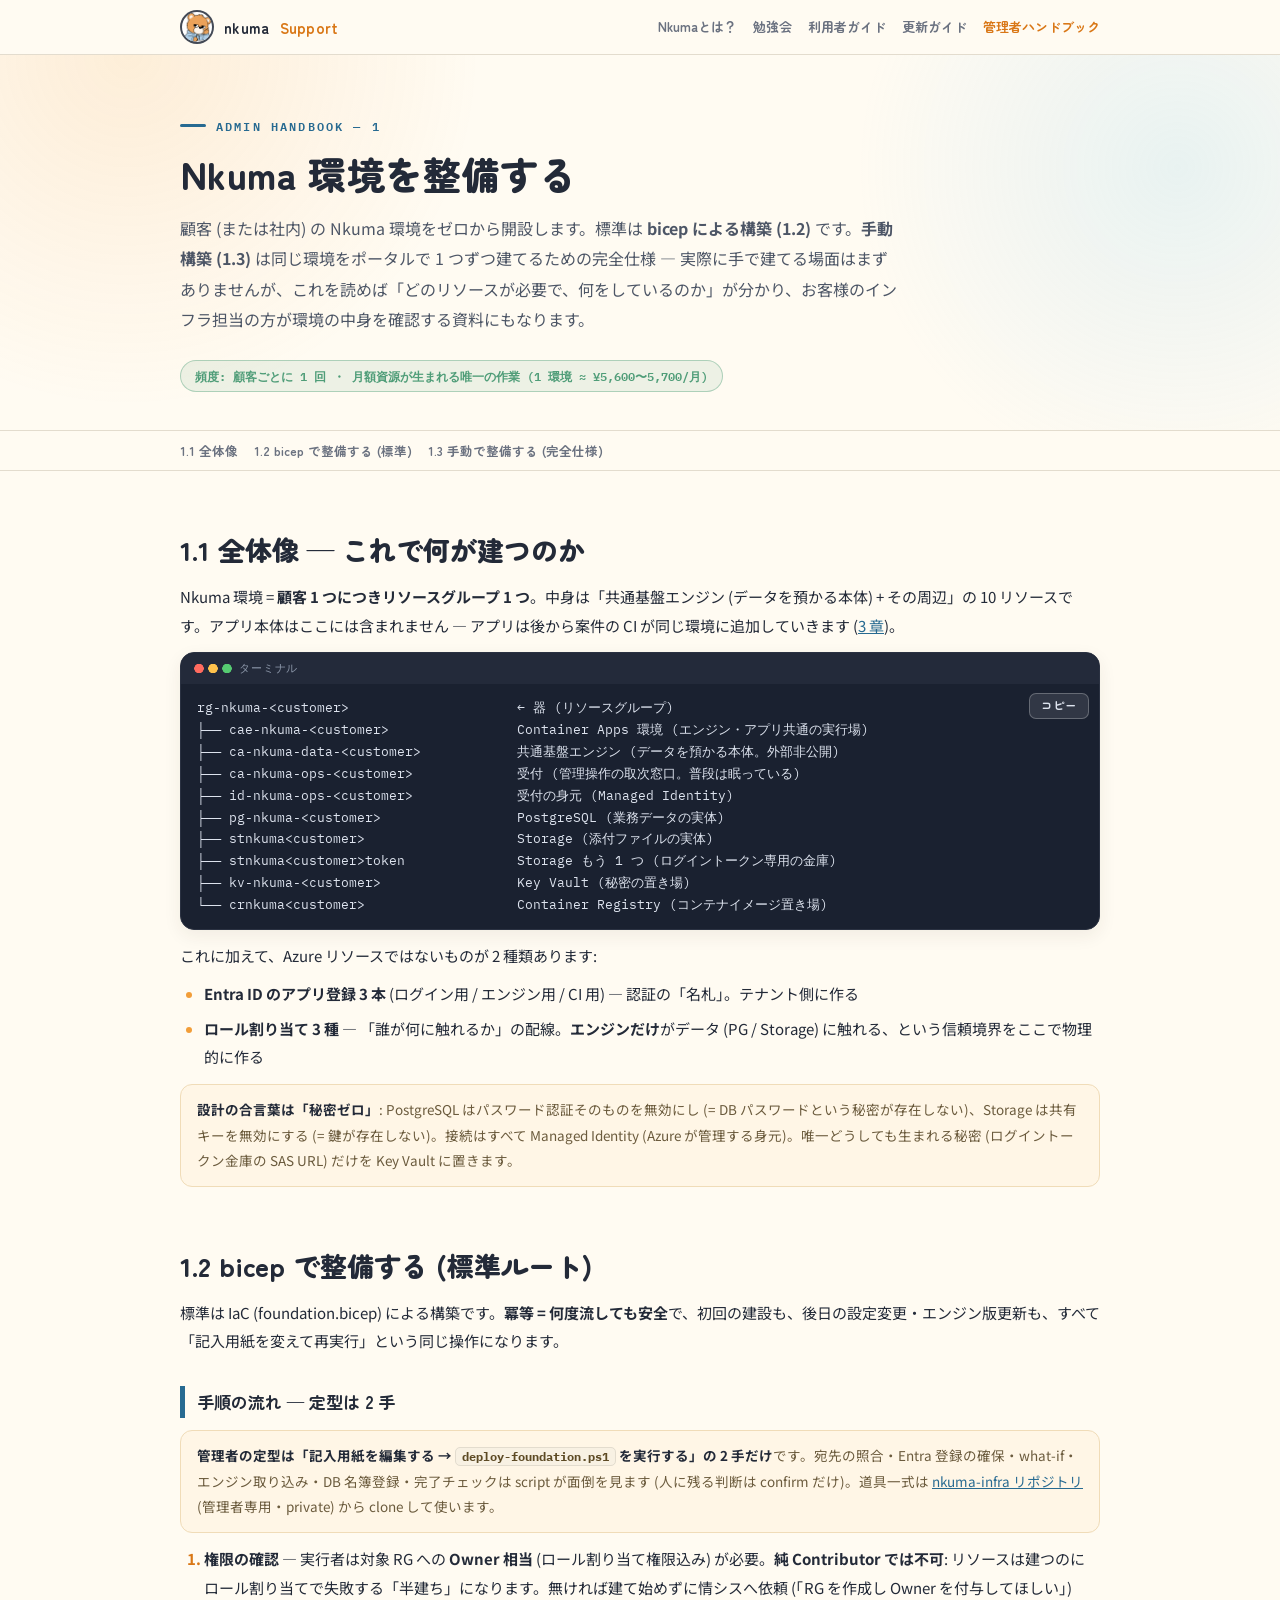
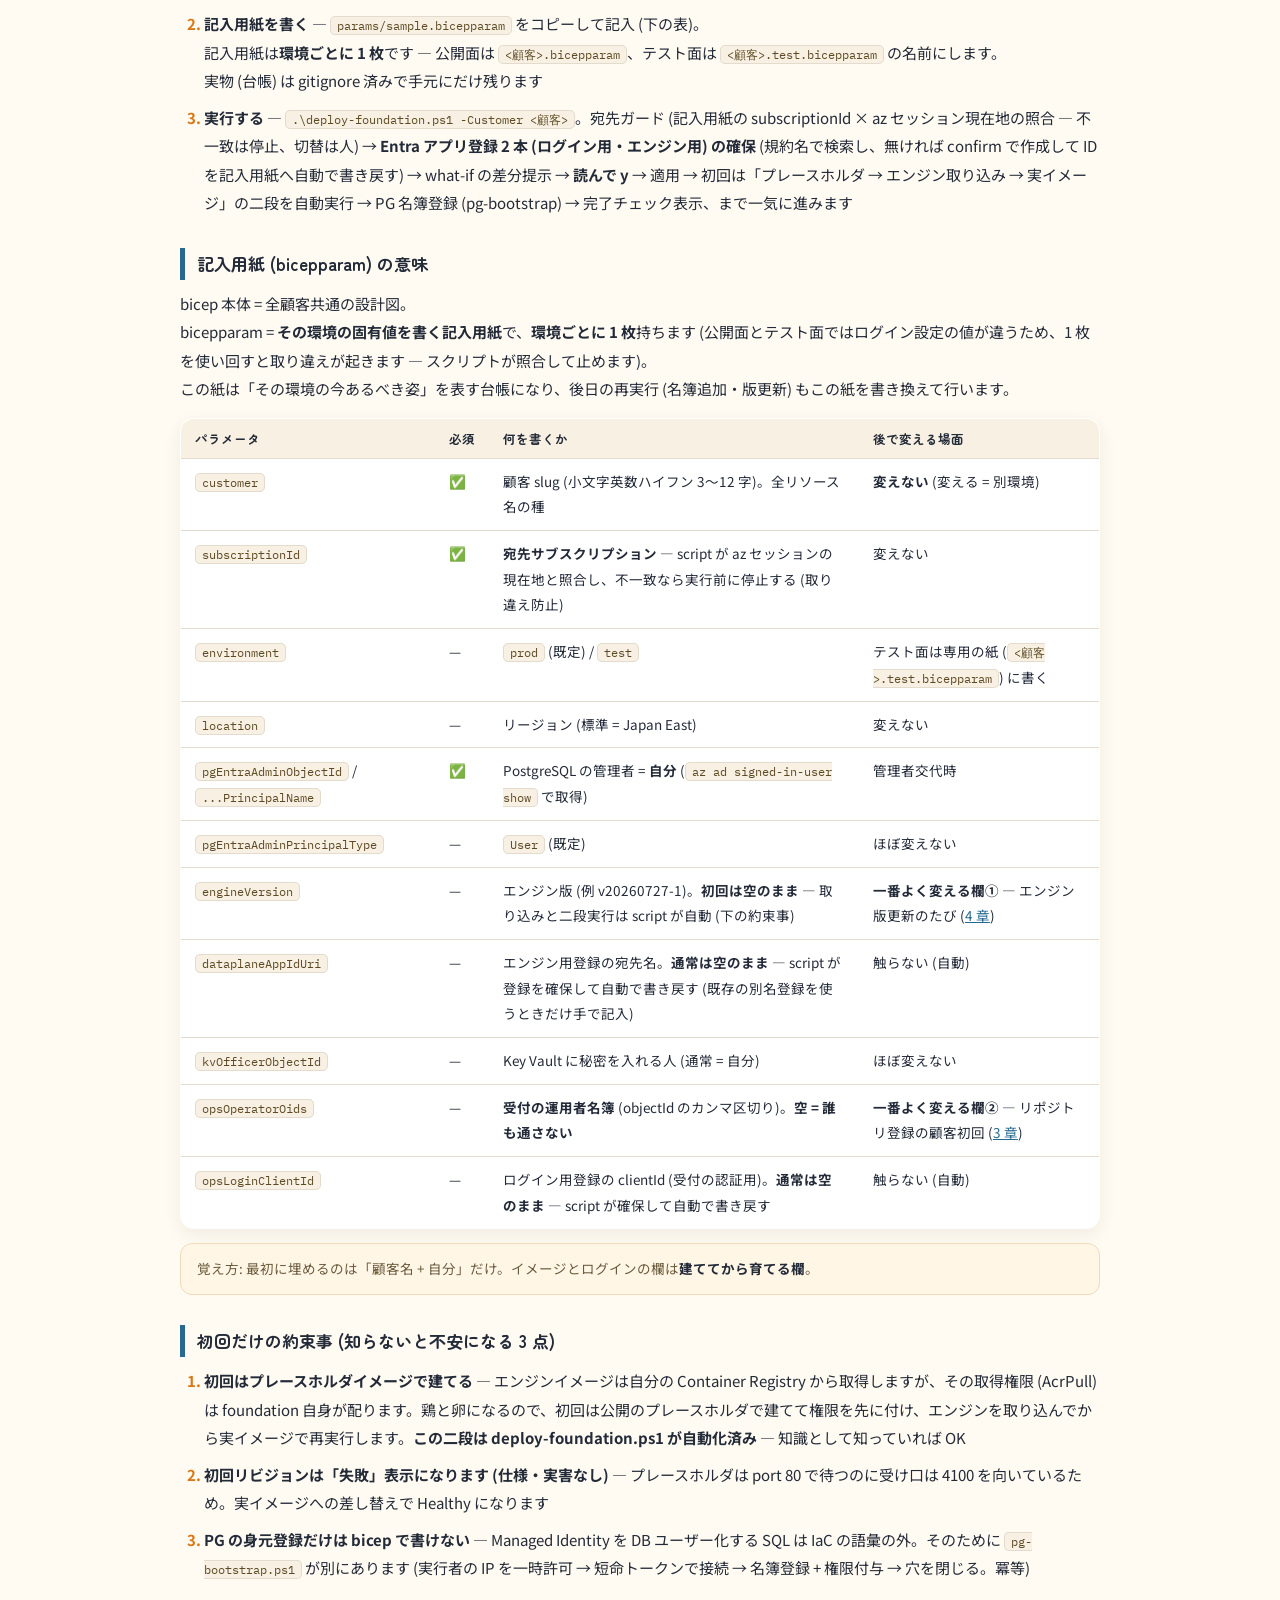
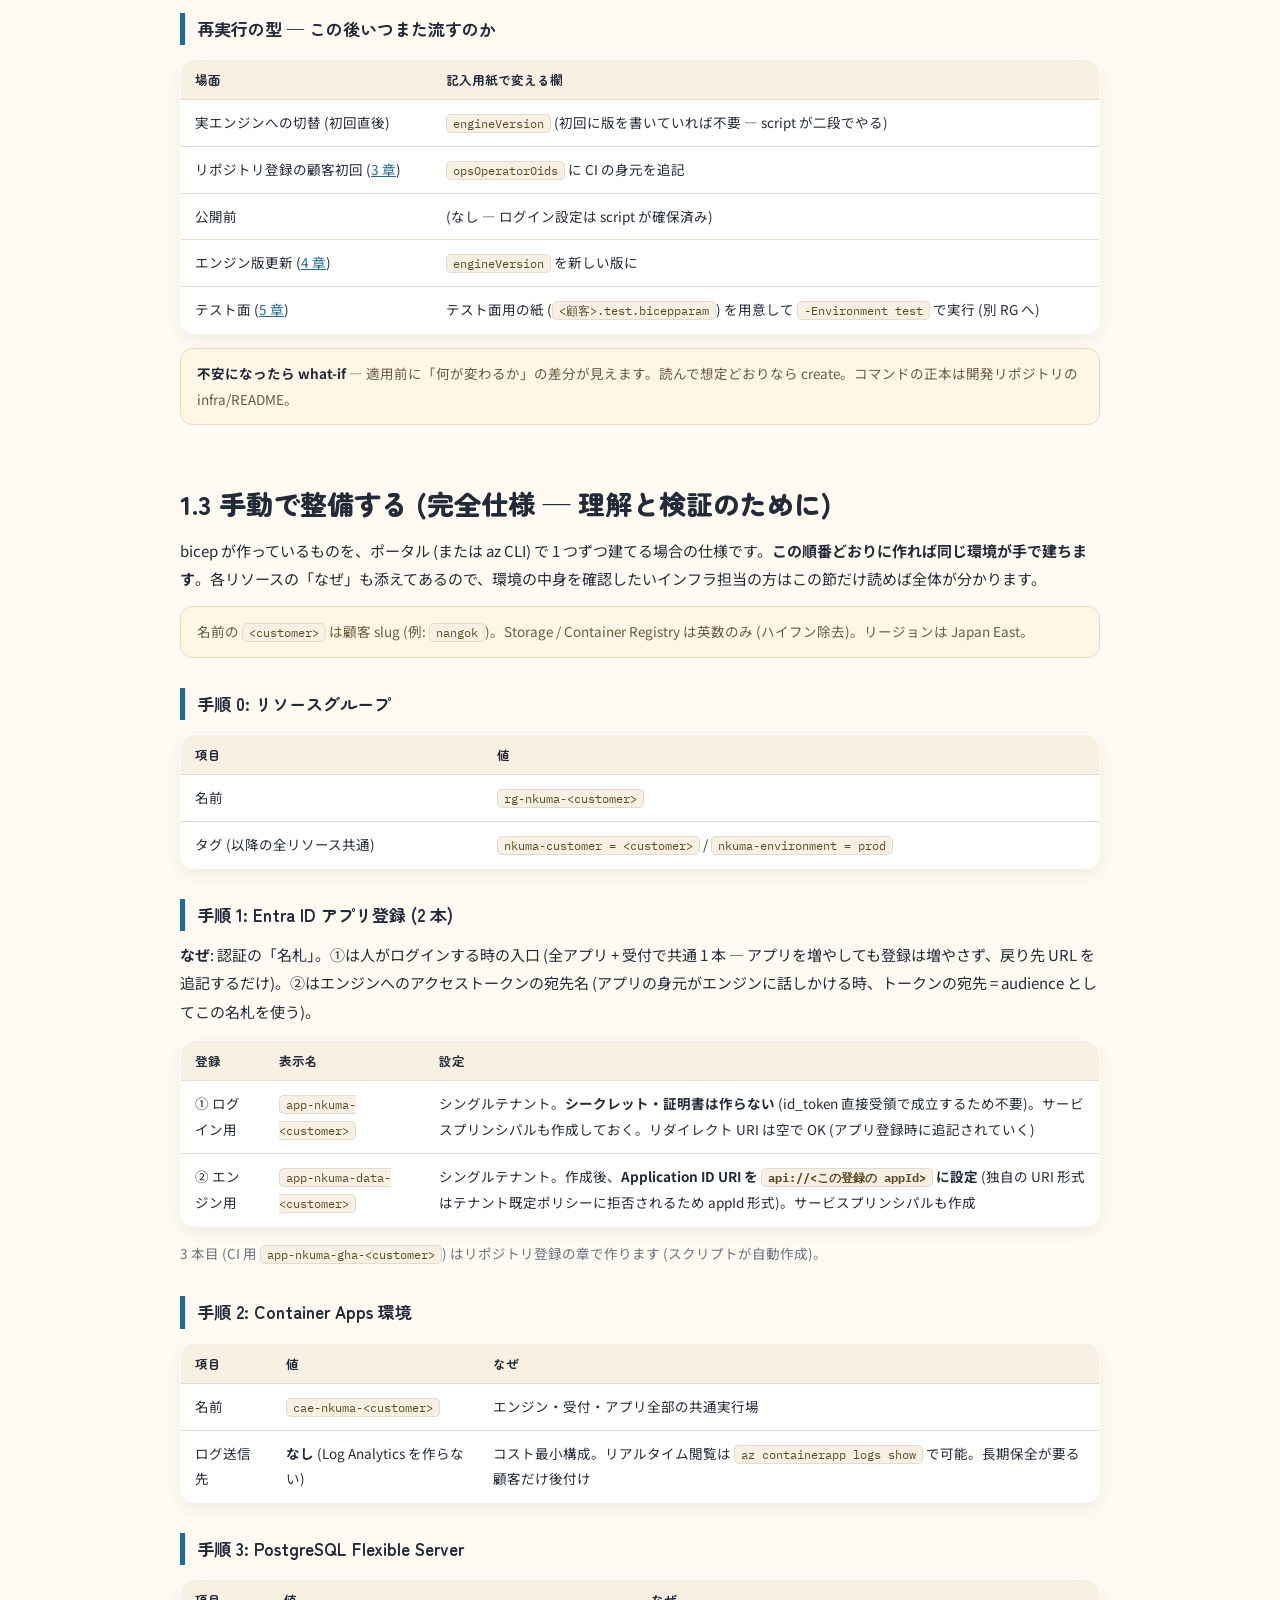
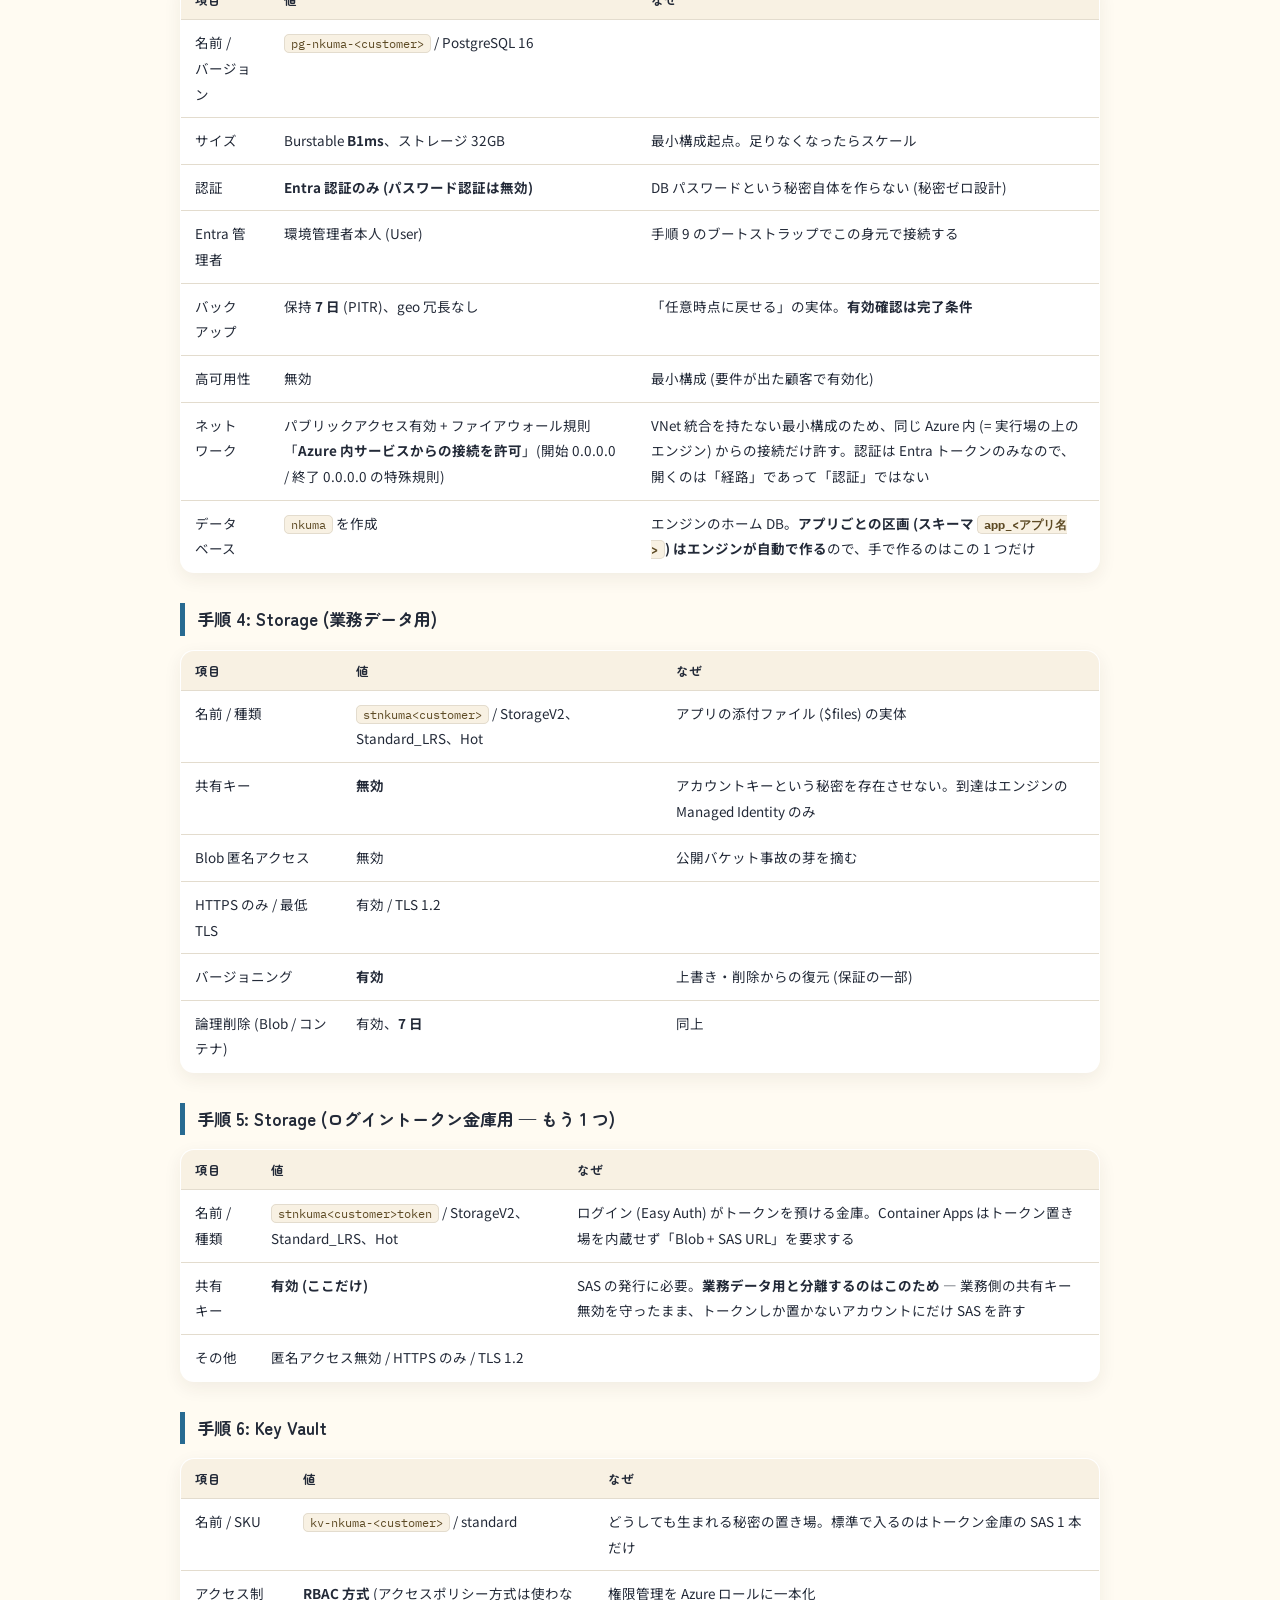
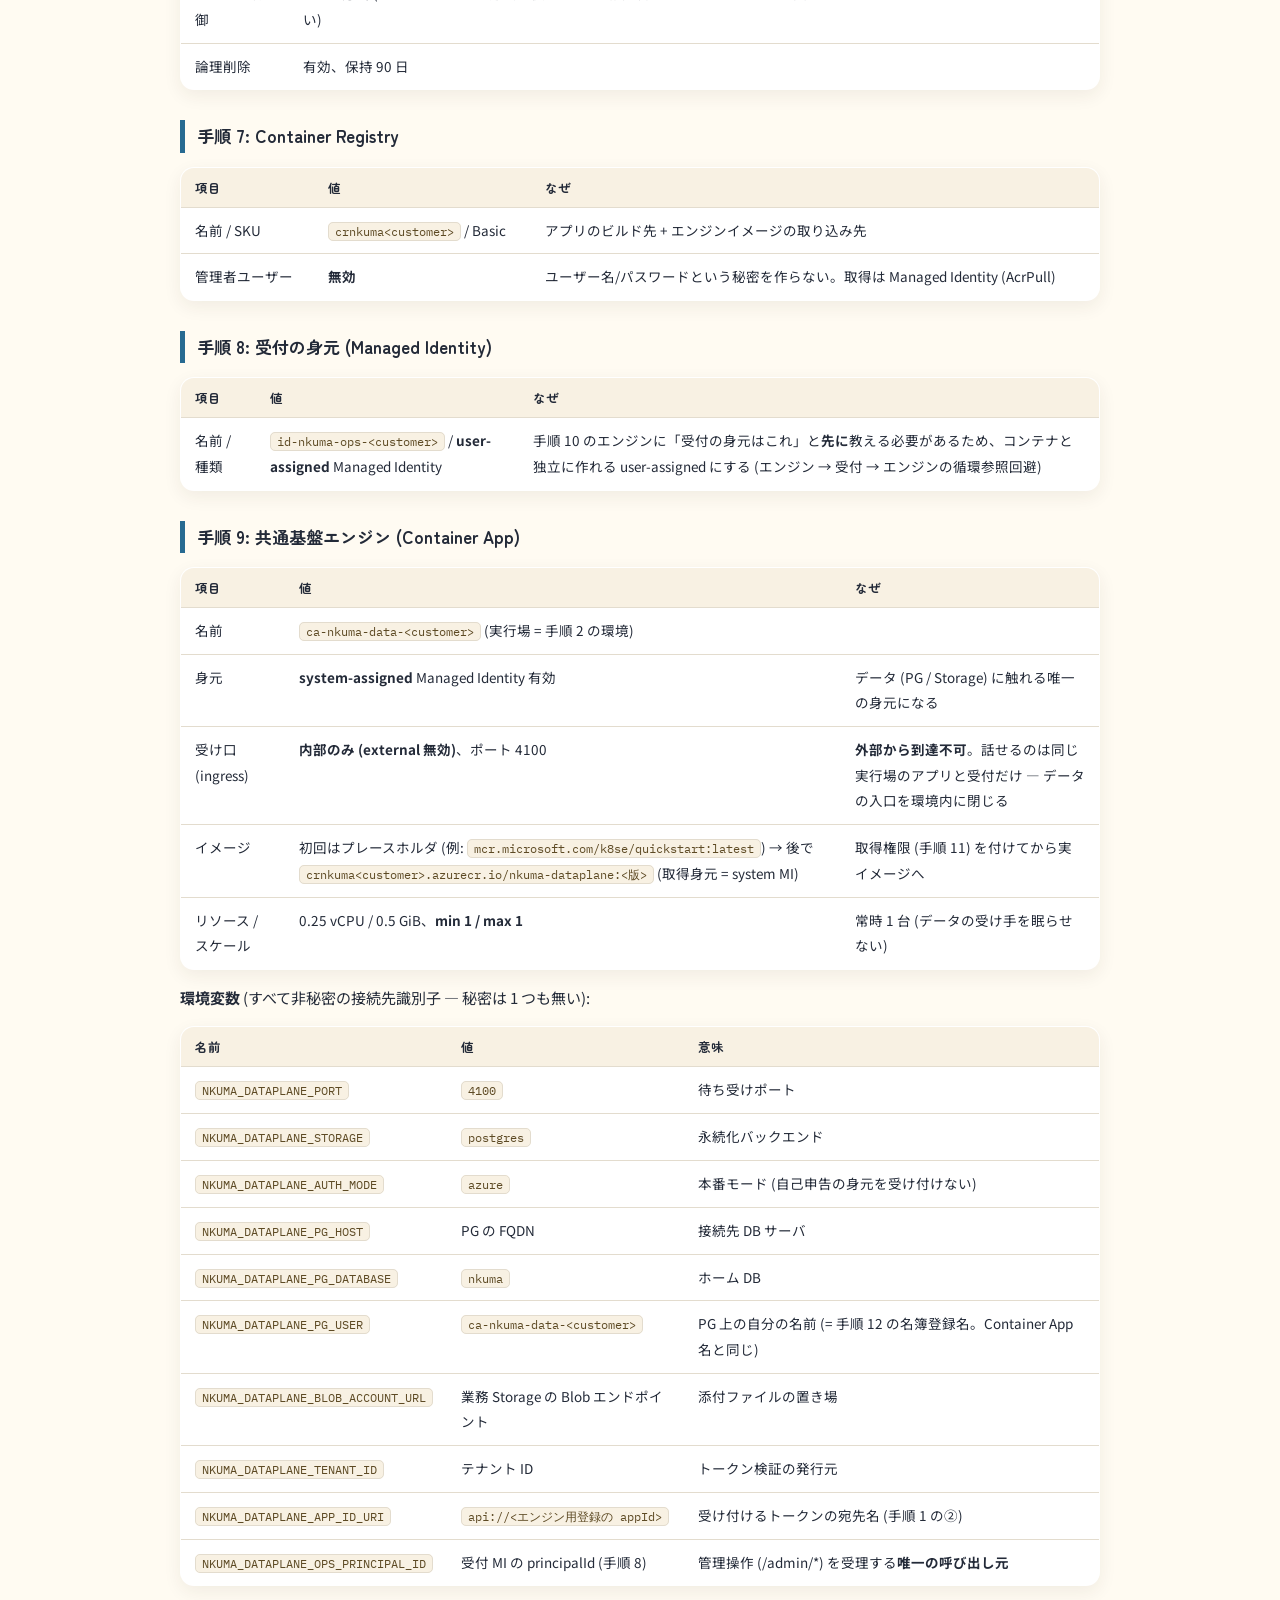
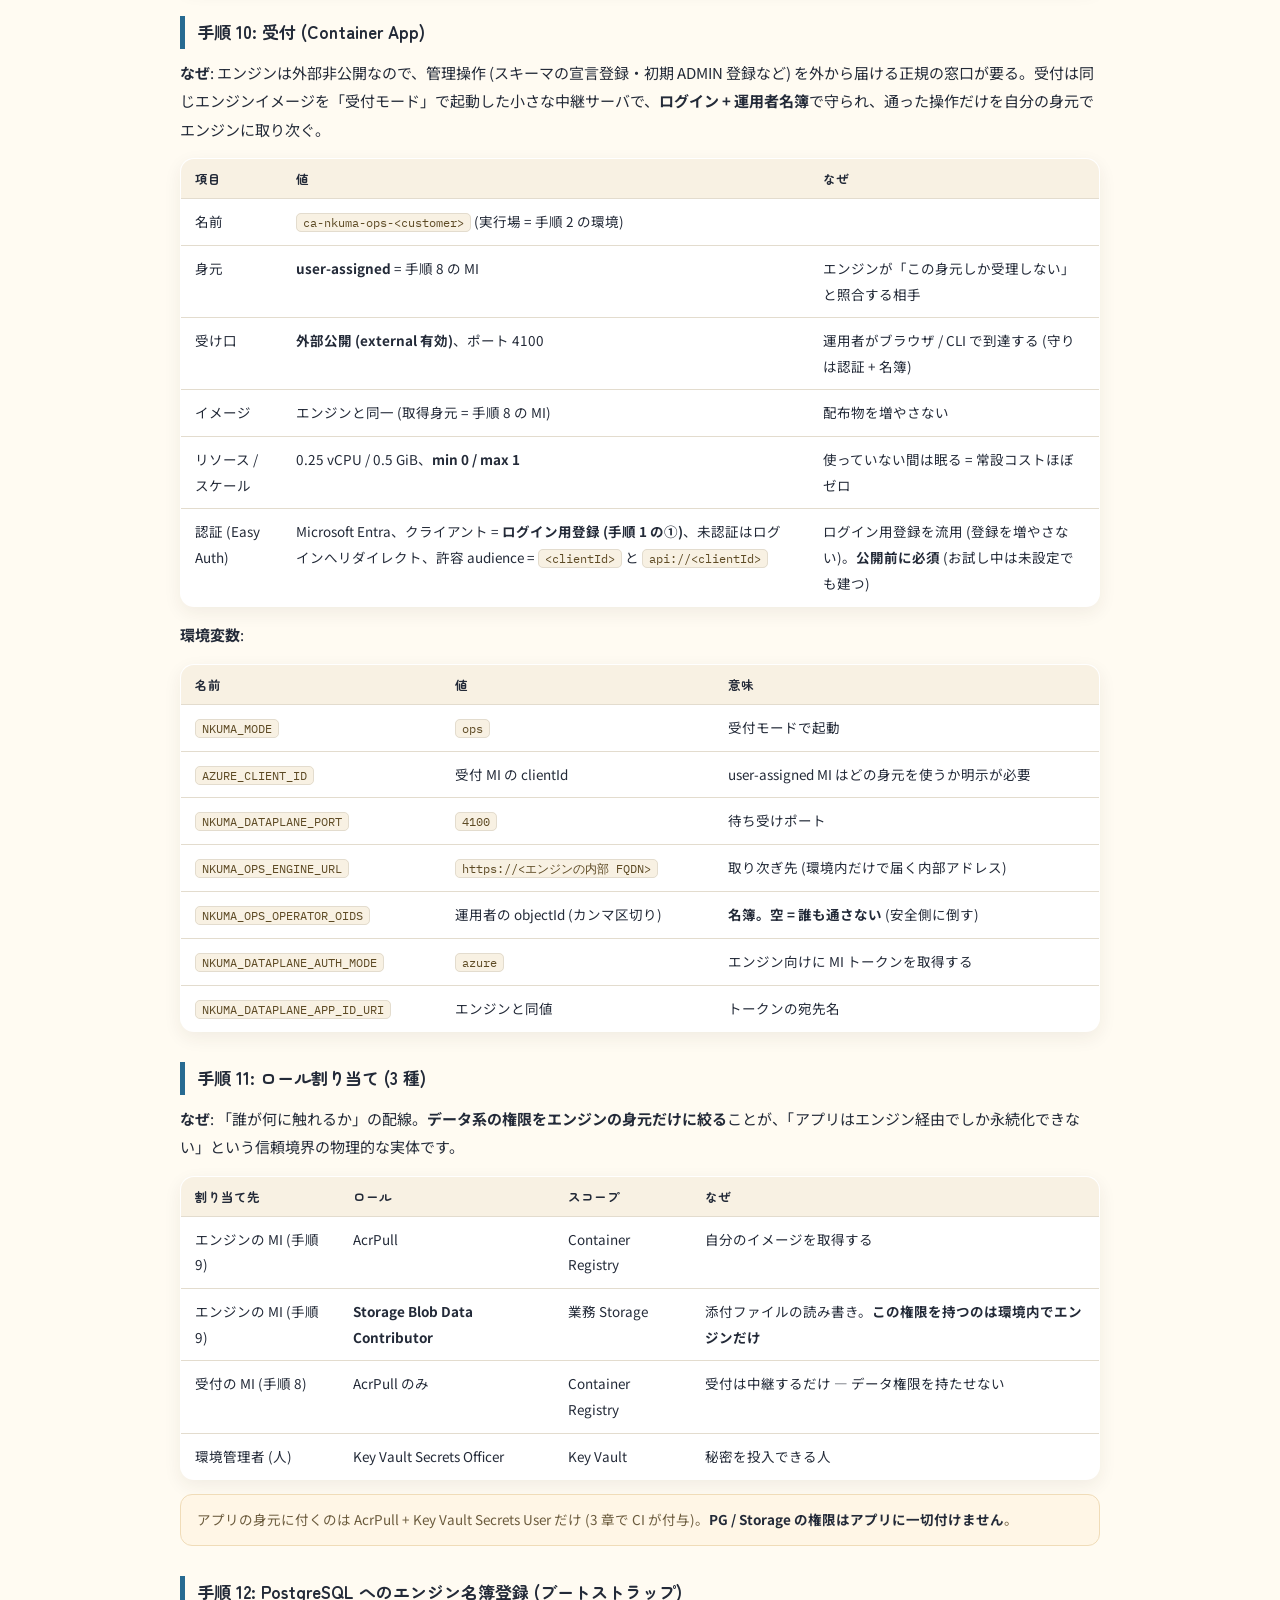
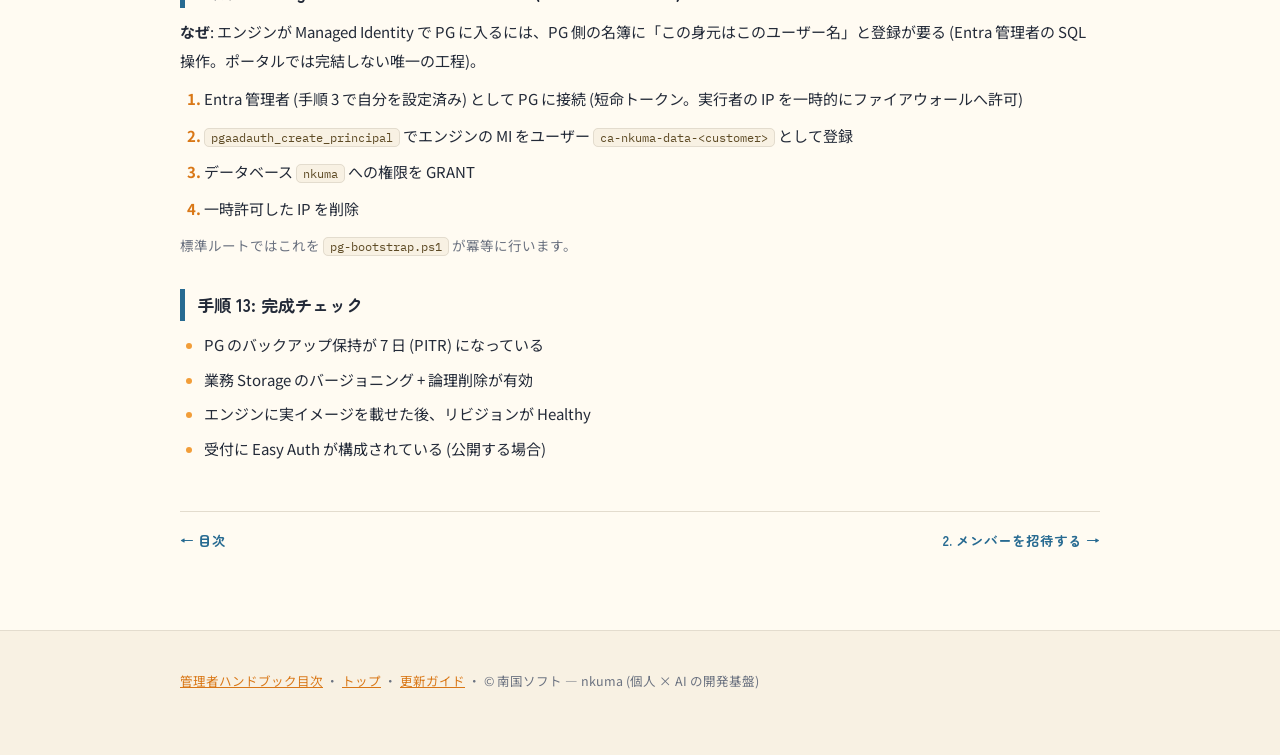
<file: admin-environment.html>
<!doctype html>
<html lang="ja">
<head>
<meta charset="utf-8">
<meta name="viewport" content="width=device-width, initial-scale=1">
<title>1. Nkuma 環境を整備する — 管理者ハンドブック</title>
<meta name="description" content="Nkuma 環境 (顧客基盤) をゼロから開設する。全体像、bicep による標準構築、手動構築の完全仕様。">
<link rel="icon" type="image/png" href="./images/nkuma-face.png">
<link rel="stylesheet" href="./site.css">
<script src="./site.js" defer></script>
</head>
<body class="admin-page">

<div class="site-header">
  <div class="wrap">
    <a class="brand" href="./index.html"><img src="./images/nkuma-face.png" alt="">nkuma <span>Support</span></a>
    <nav>
      <a href="./about/">Nkumaとは？</a>
      <a href="./workshop.html">勉強会</a>
      <a href="./guide.html">利用者ガイド</a>
      <a href="./update.html">更新ガイド</a>
      <a href="./admin.html" class="current">管理者ハンドブック</a>
    </nav>
  </div>
</div>

<header class="hero admin">
  <div class="wrap">
    <div class="kicker">ADMIN HANDBOOK — 1</div>
    <h1>Nkuma 環境を整備する</h1>
    <p class="lead">顧客 (または社内) の Nkuma 環境をゼロから開設します。標準は <b>bicep による構築 (1.2)</b> です。<b>手動構築 (1.3)</b> は同じ環境をポータルで 1 つずつ建てるための完全仕様 — 実際に手で建てる場面はまずありませんが、これを読めば「どのリソースが必要で、何をしているのか」が分かり、お客様のインフラ担当の方が環境の中身を確認する資料にもなります。</p>
    <div class="badge">頻度: 顧客ごとに 1 回 ・ 月額資源が生まれる唯一の作業 (1 環境 ≈ ¥5,600〜5,700/月)</div>
  </div>
</header>

<nav class="toc">
  <div class="wrap">
    <a href="#overview">1.1 全体像</a>
    <a href="#bicep">1.2 bicep で整備する (標準)</a>
    <a href="#manual">1.3 手動で整備する (完全仕様)</a>
  </div>
</nav>

<main>
  <div class="wrap">

    <section id="overview">
      <h2>1.1 全体像 — これで何が建つのか</h2>
      <p>Nkuma 環境 = <b>顧客 1 つにつきリソースグループ 1 つ</b>。中身は「共通基盤エンジン (データを預かる本体) + その周辺」の 10 リソースです。アプリ本体はここには含まれません — アプリは後から案件の CI が同じ環境に追加していきます (<a href="./admin-repository.html">3 章</a>)。</p>

      <pre><code>rg-nkuma-&lt;customer&gt;                     ← 器 (リソースグループ)
├── cae-nkuma-&lt;customer&gt;                Container Apps 環境 (エンジン・アプリ共通の実行場)
├── ca-nkuma-data-&lt;customer&gt;            共通基盤エンジン (データを預かる本体。外部非公開)
├── ca-nkuma-ops-&lt;customer&gt;             受付 (管理操作の取次窓口。普段は眠っている)
├── id-nkuma-ops-&lt;customer&gt;             受付の身元 (Managed Identity)
├── pg-nkuma-&lt;customer&gt;                 PostgreSQL (業務データの実体)
├── stnkuma&lt;customer&gt;                   Storage (添付ファイルの実体)
├── stnkuma&lt;customer&gt;token              Storage もう 1 つ (ログイントークン専用の金庫)
├── kv-nkuma-&lt;customer&gt;                 Key Vault (秘密の置き場)
└── crnkuma&lt;customer&gt;                   Container Registry (コンテナイメージ置き場)</code></pre>

      <p>これに加えて、Azure リソースではないものが 2 種類あります:</p>
      <ul>
        <li><b>Entra ID のアプリ登録 3 本</b> (ログイン用 / エンジン用 / CI 用) — 認証の「名札」。テナント側に作る</li>
        <li><b>ロール割り当て 3 種</b> — 「誰が何に触れるか」の配線。<b>エンジンだけ</b>がデータ (PG / Storage) に触れる、という信頼境界をここで物理的に作る</li>
      </ul>

      <div class="note"><b>設計の合言葉は「秘密ゼロ」</b>: PostgreSQL はパスワード認証そのものを無効にし (= DB パスワードという秘密が存在しない)、Storage は共有キーを無効にする (= 鍵が存在しない)。接続はすべて Managed Identity (Azure が管理する身元)。唯一どうしても生まれる秘密 (ログイントークン金庫の SAS URL) だけを Key Vault に置きます。</div>
    </section>

    <section id="bicep">
      <h2>1.2 bicep で整備する (標準ルート)</h2>
      <p>標準は IaC (foundation.bicep) による構築です。<b>冪等 = 何度流しても安全</b>で、初回の建設も、後日の設定変更・エンジン版更新も、すべて「記入用紙を変えて再実行」という同じ操作になります。</p>

      <h3>手順の流れ — 定型は 2 手</h3>
      <div class="note"><b>管理者の定型は「記入用紙を編集する → <code>deploy-foundation.ps1</code> を実行する」の 2 手だけ</b>です。宛先の照合・Entra 登録の確保・what-if・エンジン取り込み・DB 名簿登録・完了チェックは script が面倒を見ます (人に残る判断は confirm だけ)。道具一式は <a href="https://github.com/nkuma-platform/nkuma-infra">nkuma-infra リポジトリ</a> (管理者専用・private) から clone して使います。</div>
      <ol class="steps">
        <li><b>権限の確認</b> — 実行者は対象 RG への <b>Owner 相当</b> (ロール割り当て権限込み) が必要。<b>純 Contributor では不可</b>: リソースは建つのにロール割り当てで失敗する「半建ち」になります。無ければ建て始めずに情シスへ依頼 (「RG を作成し Owner を付与してほしい」)</li>
        <li><b>記入用紙を書く</b> — <code>params/sample.bicepparam</code> をコピーして記入 (下の表)。<br class="s">記入用紙は<b>環境ごとに 1 枚</b>です — 公開面は <code>&lt;顧客&gt;.bicepparam</code>、テスト面は <code>&lt;顧客&gt;.test.bicepparam</code> の名前にします。<br class="s">実物 (台帳) は gitignore 済みで手元にだけ残ります</li>
        <li><b>実行する</b> — <code>.\deploy-foundation.ps1 -Customer &lt;顧客&gt;</code>。宛先ガード (記入用紙の subscriptionId × az セッション現在地の照合 — 不一致は停止、切替は人) → <b>Entra アプリ登録 2 本 (ログイン用・エンジン用) の確保</b> (規約名で検索し、無ければ confirm で作成して ID を記入用紙へ自動で書き戻す) → what-if の差分提示 → <b>読んで y</b> → 適用 → 初回は「プレースホルダ → エンジン取り込み → 実イメージ」の二段を自動実行 → PG 名簿登録 (pg-bootstrap) → 完了チェック表示、まで一気に進みます</li>
      </ol>

      <h3>記入用紙 (bicepparam) の意味</h3>
      <p>bicep 本体 = 全顧客共通の設計図。<br class="s">bicepparam = <b>その環境の固有値を書く記入用紙</b>で、<b>環境ごとに 1 枚</b>持ちます (公開面とテスト面ではログイン設定の値が違うため、1 枚を使い回すと取り違えが起きます — スクリプトが照合して止めます)。<br class="s">この紙は「その環境の今あるべき姿」を表す台帳になり、後日の再実行 (名簿追加・版更新) もこの紙を書き換えて行います。</p>
      <table>
        <tr><th>パラメータ</th><th>必須</th><th>何を書くか</th><th>後で変える場面</th></tr>
        <tr><td><code>customer</code></td><td>✅</td><td>顧客 slug (小文字英数ハイフン 3〜12 字)。全リソース名の種</td><td><b>変えない</b> (変える = 別環境)</td></tr>
        <tr><td><code>subscriptionId</code></td><td>✅</td><td><b>宛先サブスクリプション</b> — script が az セッションの現在地と照合し、不一致なら実行前に停止する (取り違え防止)</td><td>変えない</td></tr>
        <tr><td><code>environment</code></td><td>—</td><td><code>prod</code> (既定) / <code>test</code></td><td>テスト面は専用の紙 (<code>&lt;顧客&gt;.test.bicepparam</code>) に書く</td></tr>
        <tr><td><code>location</code></td><td>—</td><td>リージョン (標準 = Japan East)</td><td>変えない</td></tr>
        <tr><td><code>pgEntraAdminObjectId</code> / <code>...PrincipalName</code></td><td>✅</td><td>PostgreSQL の管理者 = <b>自分</b> (<code>az ad signed-in-user show</code> で取得)</td><td>管理者交代時</td></tr>
        <tr><td><code>pgEntraAdminPrincipalType</code></td><td>—</td><td><code>User</code> (既定)</td><td>ほぼ変えない</td></tr>
        <tr><td><code>engineVersion</code></td><td>—</td><td>エンジン版 (例 v20260727-1)。<b>初回は空のまま</b> — 取り込みと二段実行は script が自動 (下の約束事)</td><td><b>一番よく変える欄①</b> — エンジン版更新のたび (<a href="./admin-update.html">4 章</a>)</td></tr>
        <tr><td><code>dataplaneAppIdUri</code></td><td>—</td><td>エンジン用登録の宛先名。<b>通常は空のまま</b> — script が登録を確保して自動で書き戻す (既存の別名登録を使うときだけ手で記入)</td><td>触らない (自動)</td></tr>
        <tr><td><code>kvOfficerObjectId</code></td><td>—</td><td>Key Vault に秘密を入れる人 (通常 = 自分)</td><td>ほぼ変えない</td></tr>
        <tr><td><code>opsOperatorOids</code></td><td>—</td><td><b>受付の運用者名簿</b> (objectId のカンマ区切り)。<b>空 = 誰も通さない</b></td><td><b>一番よく変える欄②</b> — リポジトリ登録の顧客初回 (<a href="./admin-repository.html">3 章</a>)</td></tr>
        <tr><td><code>opsLoginClientId</code></td><td>—</td><td>ログイン用登録の clientId (受付の認証用)。<b>通常は空のまま</b> — script が確保して自動で書き戻す</td><td>触らない (自動)</td></tr>
      </table>
      <div class="note">覚え方: 最初に埋めるのは「顧客名 + 自分」だけ。イメージとログインの欄は<b>建ててから育てる欄</b>。</div>

      <h3>初回だけの約束事 (知らないと不安になる 3 点)</h3>
      <ol class="steps">
        <li><b>初回はプレースホルダイメージで建てる</b> — エンジンイメージは自分の Container Registry から取得しますが、その取得権限 (AcrPull) は foundation 自身が配ります。鶏と卵になるので、初回は公開のプレースホルダで建てて権限を先に付け、エンジンを取り込んでから実イメージで再実行します。<b>この二段は deploy-foundation.ps1 が自動化済み</b> — 知識として知っていれば OK</li>
        <li><b>初回リビジョンは「失敗」表示になります (仕様・実害なし)</b> — プレースホルダは port 80 で待つのに受け口は 4100 を向いているため。実イメージへの差し替えで Healthy になります</li>
        <li><b>PG の身元登録だけは bicep で書けない</b> — Managed Identity を DB ユーザー化する SQL は IaC の語彙の外。そのために <code>pg-bootstrap.ps1</code> が別にあります (実行者の IP を一時許可 → 短命トークンで接続 → 名簿登録 + 権限付与 → 穴を閉じる。冪等)</li>
      </ol>

      <h3>再実行の型 — この後いつまた流すのか</h3>
      <table>
        <tr><th>場面</th><th>記入用紙で変える欄</th></tr>
        <tr><td>実エンジンへの切替 (初回直後)</td><td><code>engineVersion</code> (初回に版を書いていれば不要 — script が二段でやる)</td></tr>
        <tr><td>リポジトリ登録の顧客初回 (<a href="./admin-repository.html">3 章</a>)</td><td><code>opsOperatorOids</code> に CI の身元を追記</td></tr>
        <tr><td>公開前</td><td>(なし — ログイン設定は script が確保済み)</td></tr>
        <tr><td>エンジン版更新 (<a href="./admin-update.html">4 章</a>)</td><td><code>engineVersion</code> を新しい版に</td></tr>
        <tr><td>テスト面 (<a href="./admin-operations.html">5 章</a>)</td><td>テスト面用の紙 (<code>&lt;顧客&gt;.test.bicepparam</code>) を用意して <code>-Environment test</code> で実行 (別 RG へ)</td></tr>
      </table>
      <div class="note"><b>不安になったら what-if</b> — 適用前に「何が変わるか」の差分が見えます。読んで想定どおりなら create。コマンドの正本は開発リポジトリの infra/README。</div>
    </section>

    <section id="manual">
      <h2>1.3 手動で整備する (完全仕様 — 理解と検証のために)</h2>
      <p>bicep が作っているものを、ポータル (または az CLI) で 1 つずつ建てる場合の仕様です。<b>この順番どおりに作れば同じ環境が手で建ちます</b>。各リソースの「なぜ」も添えてあるので、環境の中身を確認したいインフラ担当の方はこの節だけ読めば全体が分かります。</p>
      <div class="note">名前の <code>&lt;customer&gt;</code> は顧客 slug (例: <code>nangok</code>)。Storage / Container Registry は英数のみ (ハイフン除去)。リージョンは Japan East。</div>

      <h3>手順 0: リソースグループ</h3>
      <table>
        <tr><th>項目</th><th>値</th></tr>
        <tr><td>名前</td><td><code>rg-nkuma-&lt;customer&gt;</code></td></tr>
        <tr><td>タグ (以降の全リソース共通)</td><td><code>nkuma-customer = &lt;customer&gt;</code> / <code>nkuma-environment = prod</code></td></tr>
      </table>

      <h3 id="manual-entra">手順 1: Entra ID アプリ登録 (2 本)</h3>
      <p><b>なぜ</b>: 認証の「名札」。①は人がログインする時の入口 (全アプリ + 受付で共通 1 本 — アプリを増やしても登録は増やさず、戻り先 URL を追記するだけ)。②はエンジンへのアクセストークンの宛先名 (アプリの身元がエンジンに話しかける時、トークンの宛先 = audience としてこの名札を使う)。</p>
      <table>
        <tr><th>登録</th><th>表示名</th><th>設定</th></tr>
        <tr><td>① ログイン用</td><td><code>app-nkuma-&lt;customer&gt;</code></td><td>シングルテナント。<b>シークレット・証明書は作らない</b> (id_token 直接受領で成立するため不要)。サービスプリンシパルも作成しておく。リダイレクト URI は空で OK (アプリ登録時に追記されていく)</td></tr>
        <tr><td>② エンジン用</td><td><code>app-nkuma-data-&lt;customer&gt;</code></td><td>シングルテナント。作成後、<b>Application ID URI を <code>api://&lt;この登録の appId&gt;</code> に設定</b> (独自の URI 形式はテナント既定ポリシーに拒否されるため appId 形式)。サービスプリンシパルも作成</td></tr>
      </table>
      <p class="muted">3 本目 (CI 用 <code>app-nkuma-gha-&lt;customer&gt;</code>) はリポジトリ登録の章で作ります (スクリプトが自動作成)。</p>

      <h3>手順 2: Container Apps 環境</h3>
      <table>
        <tr><th>項目</th><th>値</th><th>なぜ</th></tr>
        <tr><td>名前</td><td><code>cae-nkuma-&lt;customer&gt;</code></td><td>エンジン・受付・アプリ全部の共通実行場</td></tr>
        <tr><td>ログ送信先</td><td><b>なし</b> (Log Analytics を作らない)</td><td>コスト最小構成。リアルタイム閲覧は <code>az containerapp logs show</code> で可能。長期保全が要る顧客だけ後付け</td></tr>
      </table>

      <h3>手順 3: PostgreSQL Flexible Server</h3>
      <table>
        <tr><th>項目</th><th>値</th><th>なぜ</th></tr>
        <tr><td>名前 / バージョン</td><td><code>pg-nkuma-&lt;customer&gt;</code> / PostgreSQL 16</td><td></td></tr>
        <tr><td>サイズ</td><td>Burstable <b>B1ms</b>、ストレージ 32GB</td><td>最小構成起点。足りなくなったらスケール</td></tr>
        <tr><td>認証</td><td><b>Entra 認証のみ (パスワード認証は無効)</b></td><td>DB パスワードという秘密自体を作らない (秘密ゼロ設計)</td></tr>
        <tr><td>Entra 管理者</td><td>環境管理者本人 (User)</td><td>手順 9 のブートストラップでこの身元で接続する</td></tr>
        <tr><td>バックアップ</td><td>保持 <b>7 日</b> (PITR)、geo 冗長なし</td><td>「任意時点に戻せる」の実体。<b>有効確認は完了条件</b></td></tr>
        <tr><td>高可用性</td><td>無効</td><td>最小構成 (要件が出た顧客で有効化)</td></tr>
        <tr><td>ネットワーク</td><td>パブリックアクセス有効 + ファイアウォール規則「<b>Azure 内サービスからの接続を許可</b>」(開始 0.0.0.0 / 終了 0.0.0.0 の特殊規則)</td><td>VNet 統合を持たない最小構成のため、同じ Azure 内 (= 実行場の上のエンジン) からの接続だけ許す。認証は Entra トークンのみなので、開くのは「経路」であって「認証」ではない</td></tr>
        <tr><td>データベース</td><td><code>nkuma</code> を作成</td><td>エンジンのホーム DB。<b>アプリごとの区画 (スキーマ <code>app_&lt;アプリ名&gt;</code>) はエンジンが自動で作る</b>ので、手で作るのはこの 1 つだけ</td></tr>
      </table>

      <h3>手順 4: Storage (業務データ用)</h3>
      <table>
        <tr><th>項目</th><th>値</th><th>なぜ</th></tr>
        <tr><td>名前 / 種類</td><td><code>stnkuma&lt;customer&gt;</code> / StorageV2、Standard_LRS、Hot</td><td>アプリの添付ファイル ($files) の実体</td></tr>
        <tr><td>共有キー</td><td><b>無効</b></td><td>アカウントキーという秘密を存在させない。到達はエンジンの Managed Identity のみ</td></tr>
        <tr><td>Blob 匿名アクセス</td><td>無効</td><td>公開バケット事故の芽を摘む</td></tr>
        <tr><td>HTTPS のみ / 最低 TLS</td><td>有効 / TLS 1.2</td><td></td></tr>
        <tr><td>バージョニング</td><td><b>有効</b></td><td>上書き・削除からの復元 (保証の一部)</td></tr>
        <tr><td>論理削除 (Blob / コンテナ)</td><td>有効、<b>7 日</b></td><td>同上</td></tr>
      </table>

      <h3>手順 5: Storage (ログイントークン金庫用 — もう 1 つ)</h3>
      <table>
        <tr><th>項目</th><th>値</th><th>なぜ</th></tr>
        <tr><td>名前 / 種類</td><td><code>stnkuma&lt;customer&gt;token</code> / StorageV2、Standard_LRS、Hot</td><td>ログイン (Easy Auth) がトークンを預ける金庫。Container Apps はトークン置き場を内蔵せず「Blob + SAS URL」を要求する</td></tr>
        <tr><td>共有キー</td><td><b>有効 (ここだけ)</b></td><td>SAS の発行に必要。<b>業務データ用と分離するのはこのため</b> — 業務側の共有キー無効を守ったまま、トークンしか置かないアカウントにだけ SAS を許す</td></tr>
        <tr><td>その他</td><td>匿名アクセス無効 / HTTPS のみ / TLS 1.2</td><td></td></tr>
      </table>

      <h3>手順 6: Key Vault</h3>
      <table>
        <tr><th>項目</th><th>値</th><th>なぜ</th></tr>
        <tr><td>名前 / SKU</td><td><code>kv-nkuma-&lt;customer&gt;</code> / standard</td><td>どうしても生まれる秘密の置き場。標準で入るのはトークン金庫の SAS 1 本だけ</td></tr>
        <tr><td>アクセス制御</td><td><b>RBAC 方式</b> (アクセスポリシー方式は使わない)</td><td>権限管理を Azure ロールに一本化</td></tr>
        <tr><td>論理削除</td><td>有効、保持 90 日</td><td></td></tr>
      </table>

      <h3>手順 7: Container Registry</h3>
      <table>
        <tr><th>項目</th><th>値</th><th>なぜ</th></tr>
        <tr><td>名前 / SKU</td><td><code>crnkuma&lt;customer&gt;</code> / Basic</td><td>アプリのビルド先 + エンジンイメージの取り込み先</td></tr>
        <tr><td>管理者ユーザー</td><td><b>無効</b></td><td>ユーザー名/パスワードという秘密を作らない。取得は Managed Identity (AcrPull)</td></tr>
      </table>

      <h3>手順 8: 受付の身元 (Managed Identity)</h3>
      <table>
        <tr><th>項目</th><th>値</th><th>なぜ</th></tr>
        <tr><td>名前 / 種類</td><td><code>id-nkuma-ops-&lt;customer&gt;</code> / <b>user-assigned</b> Managed Identity</td><td>手順 10 のエンジンに「受付の身元はこれ」と<b>先に</b>教える必要があるため、コンテナと独立に作れる user-assigned にする (エンジン → 受付 → エンジンの循環参照回避)</td></tr>
      </table>

      <h3>手順 9: 共通基盤エンジン (Container App)</h3>
      <table>
        <tr><th>項目</th><th>値</th><th>なぜ</th></tr>
        <tr><td>名前</td><td><code>ca-nkuma-data-&lt;customer&gt;</code> (実行場 = 手順 2 の環境)</td><td></td></tr>
        <tr><td>身元</td><td><b>system-assigned</b> Managed Identity 有効</td><td>データ (PG / Storage) に触れる唯一の身元になる</td></tr>
        <tr><td>受け口 (ingress)</td><td><b>内部のみ (external 無効)</b>、ポート 4100</td><td><b>外部から到達不可</b>。話せるのは同じ実行場のアプリと受付だけ — データの入口を環境内に閉じる</td></tr>
        <tr><td>イメージ</td><td>初回はプレースホルダ (例: <code>mcr.microsoft.com/k8se/quickstart:latest</code>) → 後で <code>crnkuma&lt;customer&gt;.azurecr.io/nkuma-dataplane:&lt;版&gt;</code> (取得身元 = system MI)</td><td>取得権限 (手順 11) を付けてから実イメージへ</td></tr>
        <tr><td>リソース / スケール</td><td>0.25 vCPU / 0.5 GiB、<b>min 1 / max 1</b></td><td>常時 1 台 (データの受け手を眠らせない)</td></tr>
      </table>
      <p><b>環境変数</b> (すべて非秘密の接続先識別子 — 秘密は 1 つも無い):</p>
      <table>
        <tr><th>名前</th><th>値</th><th>意味</th></tr>
        <tr><td><code>NKUMA_DATAPLANE_PORT</code></td><td><code>4100</code></td><td>待ち受けポート</td></tr>
        <tr><td><code>NKUMA_DATAPLANE_STORAGE</code></td><td><code>postgres</code></td><td>永続化バックエンド</td></tr>
        <tr><td><code>NKUMA_DATAPLANE_AUTH_MODE</code></td><td><code>azure</code></td><td>本番モード (自己申告の身元を受け付けない)</td></tr>
        <tr><td><code>NKUMA_DATAPLANE_PG_HOST</code></td><td>PG の FQDN</td><td>接続先 DB サーバ</td></tr>
        <tr><td><code>NKUMA_DATAPLANE_PG_DATABASE</code></td><td><code>nkuma</code></td><td>ホーム DB</td></tr>
        <tr><td><code>NKUMA_DATAPLANE_PG_USER</code></td><td><code>ca-nkuma-data-&lt;customer&gt;</code></td><td>PG 上の自分の名前 (= 手順 12 の名簿登録名。Container App 名と同じ)</td></tr>
        <tr><td><code>NKUMA_DATAPLANE_BLOB_ACCOUNT_URL</code></td><td>業務 Storage の Blob エンドポイント</td><td>添付ファイルの置き場</td></tr>
        <tr><td><code>NKUMA_DATAPLANE_TENANT_ID</code></td><td>テナント ID</td><td>トークン検証の発行元</td></tr>
        <tr><td><code>NKUMA_DATAPLANE_APP_ID_URI</code></td><td><code>api://&lt;エンジン用登録の appId&gt;</code></td><td>受け付けるトークンの宛先名 (手順 1 の②)</td></tr>
        <tr><td><code>NKUMA_DATAPLANE_OPS_PRINCIPAL_ID</code></td><td>受付 MI の principalId (手順 8)</td><td>管理操作 (/admin/*) を受理する<b>唯一の呼び出し元</b></td></tr>
      </table>

      <h3>手順 10: 受付 (Container App)</h3>
      <p><b>なぜ</b>: エンジンは外部非公開なので、管理操作 (スキーマの宣言登録・初期 ADMIN 登録など) を外から届ける正規の窓口が要る。受付は同じエンジンイメージを「受付モード」で起動した小さな中継サーバで、<b>ログイン + 運用者名簿</b>で守られ、通った操作だけを自分の身元でエンジンに取り次ぐ。</p>
      <table>
        <tr><th>項目</th><th>値</th><th>なぜ</th></tr>
        <tr><td>名前</td><td><code>ca-nkuma-ops-&lt;customer&gt;</code> (実行場 = 手順 2 の環境)</td><td></td></tr>
        <tr><td>身元</td><td><b>user-assigned</b> = 手順 8 の MI</td><td>エンジンが「この身元しか受理しない」と照合する相手</td></tr>
        <tr><td>受け口</td><td><b>外部公開 (external 有効)</b>、ポート 4100</td><td>運用者がブラウザ / CLI で到達する (守りは認証 + 名簿)</td></tr>
        <tr><td>イメージ</td><td>エンジンと同一 (取得身元 = 手順 8 の MI)</td><td>配布物を増やさない</td></tr>
        <tr><td>リソース / スケール</td><td>0.25 vCPU / 0.5 GiB、<b>min 0 / max 1</b></td><td>使っていない間は眠る = 常設コストほぼゼロ</td></tr>
        <tr><td>認証 (Easy Auth)</td><td>Microsoft Entra、クライアント = <b>ログイン用登録 (手順 1 の①)</b>、未認証はログインへリダイレクト、許容 audience = <code>&lt;clientId&gt;</code> と <code>api://&lt;clientId&gt;</code></td><td>ログイン用登録を流用 (登録を増やさない)。<b>公開前に必須</b> (お試し中は未設定でも建つ)</td></tr>
      </table>
      <p><b>環境変数</b>:</p>
      <table>
        <tr><th>名前</th><th>値</th><th>意味</th></tr>
        <tr><td><code>NKUMA_MODE</code></td><td><code>ops</code></td><td>受付モードで起動</td></tr>
        <tr><td><code>AZURE_CLIENT_ID</code></td><td>受付 MI の clientId</td><td>user-assigned MI はどの身元を使うか明示が必要</td></tr>
        <tr><td><code>NKUMA_DATAPLANE_PORT</code></td><td><code>4100</code></td><td>待ち受けポート</td></tr>
        <tr><td><code>NKUMA_OPS_ENGINE_URL</code></td><td><code>https://&lt;エンジンの内部 FQDN&gt;</code></td><td>取り次ぎ先 (環境内だけで届く内部アドレス)</td></tr>
        <tr><td><code>NKUMA_OPS_OPERATOR_OIDS</code></td><td>運用者の objectId (カンマ区切り)</td><td><b>名簿。空 = 誰も通さない</b> (安全側に倒す)</td></tr>
        <tr><td><code>NKUMA_DATAPLANE_AUTH_MODE</code></td><td><code>azure</code></td><td>エンジン向けに MI トークンを取得する</td></tr>
        <tr><td><code>NKUMA_DATAPLANE_APP_ID_URI</code></td><td>エンジンと同値</td><td>トークンの宛先名</td></tr>
      </table>

      <h3>手順 11: ロール割り当て (3 種)</h3>
      <p><b>なぜ</b>: 「誰が何に触れるか」の配線。<b>データ系の権限をエンジンの身元だけに絞る</b>ことが、「アプリはエンジン経由でしか永続化できない」という信頼境界の物理的な実体です。</p>
      <table>
        <tr><th>割り当て先</th><th>ロール</th><th>スコープ</th><th>なぜ</th></tr>
        <tr><td>エンジンの MI (手順 9)</td><td>AcrPull</td><td>Container Registry</td><td>自分のイメージを取得する</td></tr>
        <tr><td>エンジンの MI (手順 9)</td><td><b>Storage Blob Data Contributor</b></td><td>業務 Storage</td><td>添付ファイルの読み書き。<b>この権限を持つのは環境内でエンジンだけ</b></td></tr>
        <tr><td>受付の MI (手順 8)</td><td>AcrPull のみ</td><td>Container Registry</td><td>受付は中継するだけ — データ権限を持たせない</td></tr>
        <tr><td>環境管理者 (人)</td><td>Key Vault Secrets Officer</td><td>Key Vault</td><td>秘密を投入できる人</td></tr>
      </table>
      <div class="note">アプリの身元に付くのは AcrPull + Key Vault Secrets User だけ (3 章で CI が付与)。<b>PG / Storage の権限はアプリに一切付けません</b>。</div>

      <h3>手順 12: PostgreSQL へのエンジン名簿登録 (ブートストラップ)</h3>
      <p><b>なぜ</b>: エンジンが Managed Identity で PG に入るには、PG 側の名簿に「この身元はこのユーザー名」と登録が要る (Entra 管理者の SQL 操作。ポータルでは完結しない唯一の工程)。</p>
      <ol class="steps">
        <li>Entra 管理者 (手順 3 で自分を設定済み) として PG に接続 (短命トークン。実行者の IP を一時的にファイアウォールへ許可)</li>
        <li><code>pgaadauth_create_principal</code> でエンジンの MI をユーザー <code>ca-nkuma-data-&lt;customer&gt;</code> として登録</li>
        <li>データベース <code>nkuma</code> への権限を GRANT</li>
        <li>一時許可した IP を削除</li>
      </ol>
      <p class="muted">標準ルートではこれを <code>pg-bootstrap.ps1</code> が冪等に行います。</p>

      <h3>手順 13: 完成チェック</h3>
      <ul>
        <li>PG のバックアップ保持が 7 日 (PITR) になっている</li>
        <li>業務 Storage のバージョニング + 論理削除が有効</li>
        <li>エンジンに実イメージを載せた後、リビジョンが Healthy</li>
        <li>受付に Easy Auth が構成されている (公開する場合)</li>
      </ul>
    </section>

    <div class="pager">
      <a href="./admin.html">← 目次</a>
      <a href="./admin-members.html">2. メンバーを招待する →</a>
    </div>

  </div>
</main>

<footer class="site-footer">
  <div class="wrap">
    <p><a href="./admin.html">管理者ハンドブック目次</a> ・ <a href="./index.html">トップ</a> ・ <a href="./update.html">更新ガイド</a> ・ © 南国ソフト — nkuma (個人 × AI の開発基盤)</p>
  </div>
</footer>

</body>
</html>
</file>
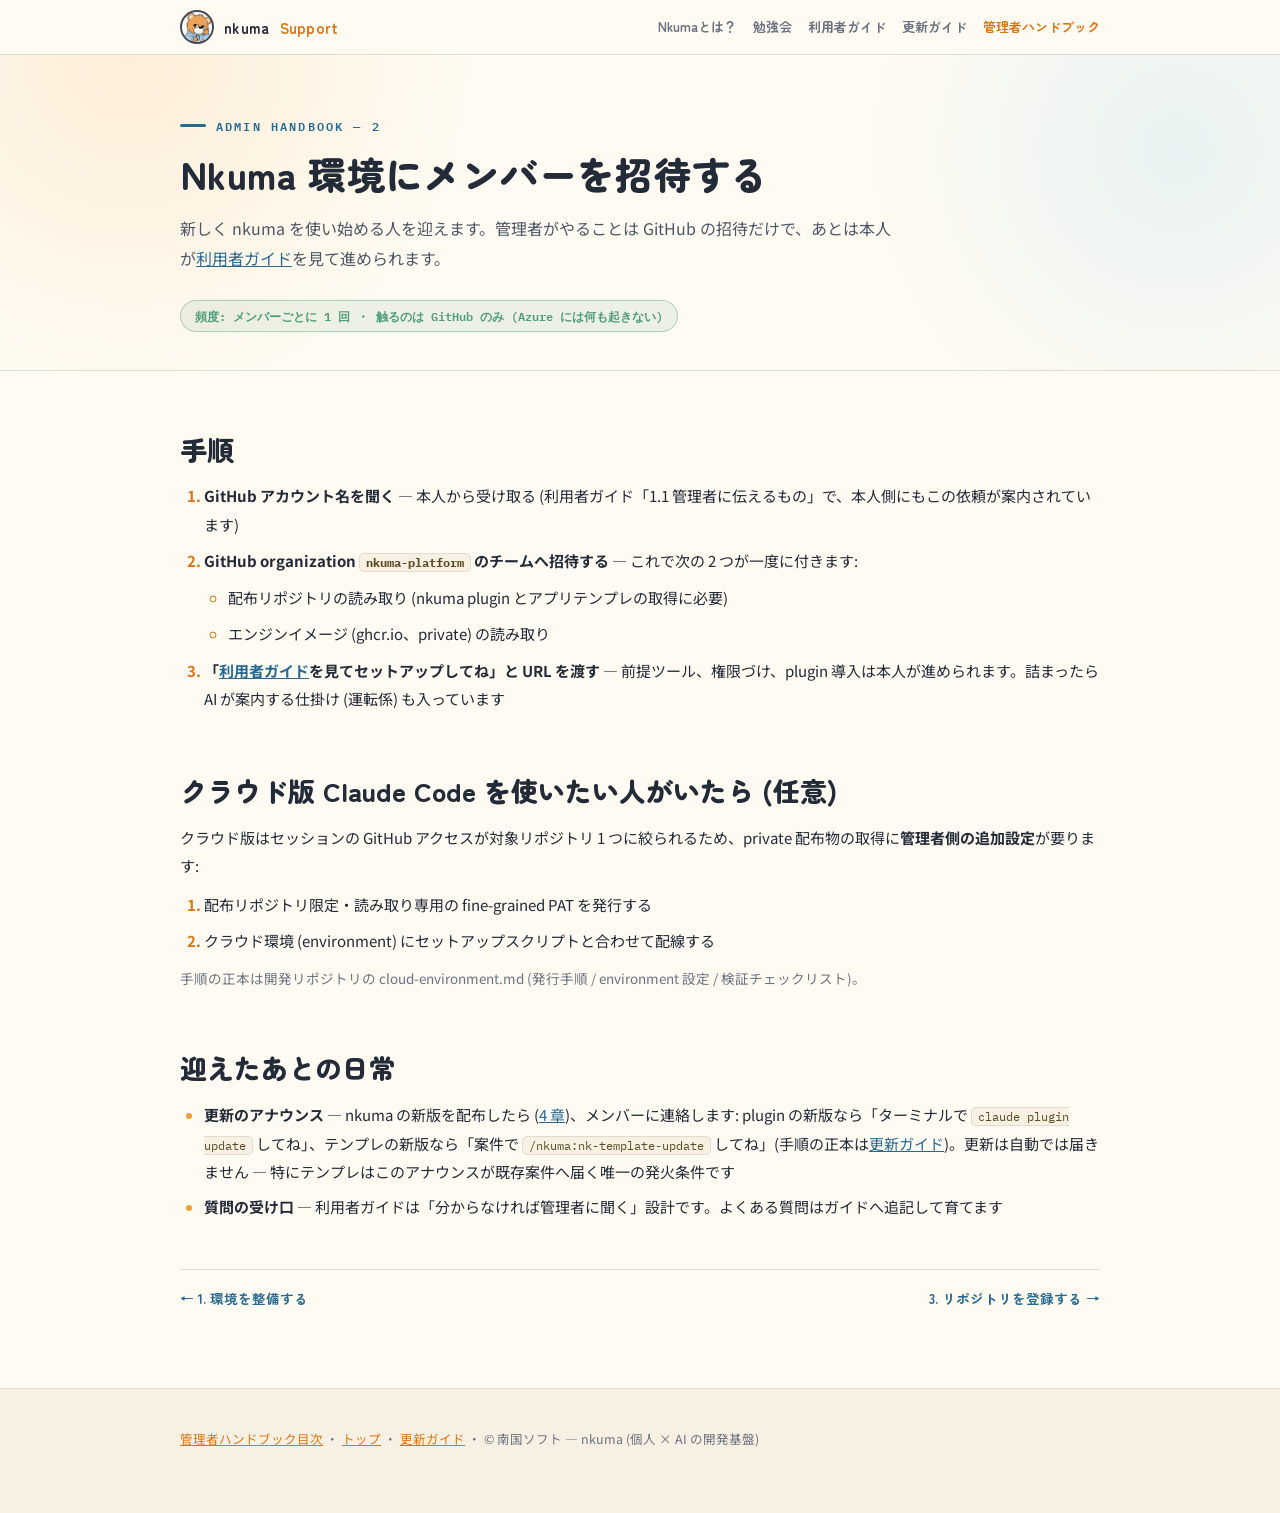
<file: admin-members.html>
<!doctype html>
<html lang="ja">
<head>
<meta charset="utf-8">
<meta name="viewport" content="width=device-width, initial-scale=1">
<title>2. Nkuma 環境にメンバーを招待する — 管理者ハンドブック</title>
<meta name="description" content="新しく nkuma を使い始める人を迎える管理者の手順。">
<link rel="icon" type="image/png" href="./images/nkuma-face.png">
<link rel="stylesheet" href="./site.css">
<script src="./site.js" defer></script>
</head>
<body class="admin-page">

<div class="site-header">
  <div class="wrap">
    <a class="brand" href="./index.html"><img src="./images/nkuma-face.png" alt="">nkuma <span>Support</span></a>
    <nav>
      <a href="./about/">Nkumaとは？</a>
      <a href="./workshop.html">勉強会</a>
      <a href="./guide.html">利用者ガイド</a>
      <a href="./update.html">更新ガイド</a>
      <a href="./admin.html" class="current">管理者ハンドブック</a>
    </nav>
  </div>
</div>

<header class="hero admin">
  <div class="wrap">
    <div class="kicker">ADMIN HANDBOOK — 2</div>
    <h1>Nkuma 環境にメンバーを招待する</h1>
    <p class="lead">新しく nkuma を使い始める人を迎えます。管理者がやることは GitHub の招待だけで、あとは本人が<a href="./guide.html">利用者ガイド</a>を見て進められます。</p>
    <div class="badge">頻度: メンバーごとに 1 回 ・ 触るのは GitHub のみ (Azure には何も起きない)</div>
  </div>
</header>

<main>
  <div class="wrap">

    <section>
      <h2>手順</h2>
      <ol class="steps">
        <li><b>GitHub アカウント名を聞く</b> — 本人から受け取る (利用者ガイド「1.1 管理者に伝えるもの」で、本人側にもこの依頼が案内されています)</li>
        <li><b>GitHub organization <code>nkuma-platform</code> のチームへ招待する</b> — これで次の 2 つが一度に付きます:
          <ul>
            <li>配布リポジトリの読み取り (nkuma plugin とアプリテンプレの取得に必要)</li>
            <li>エンジンイメージ (ghcr.io、private) の読み取り</li>
          </ul>
        </li>
        <li><b>「<a href="./guide.html">利用者ガイド</a>を見てセットアップしてね」と URL を渡す</b> — 前提ツール、権限づけ、plugin 導入は本人が進められます。詰まったら AI が案内する仕掛け (運転係) も入っています</li>
      </ol>
    </section>

    <section>
      <h2>クラウド版 Claude Code を使いたい人がいたら (任意)</h2>
      <p>クラウド版はセッションの GitHub アクセスが対象リポジトリ 1 つに絞られるため、private 配布物の取得に<b>管理者側の追加設定</b>が要ります:</p>
      <ol class="steps">
        <li>配布リポジトリ限定・読み取り専用の fine-grained PAT を発行する</li>
        <li>クラウド環境 (environment) にセットアップスクリプトと合わせて配線する</li>
      </ol>
      <p class="muted">手順の正本は開発リポジトリの cloud-environment.md (発行手順 / environment 設定 / 検証チェックリスト)。</p>
    </section>

    <section>
      <h2>迎えたあとの日常</h2>
      <ul>
        <li><b>更新のアナウンス</b> — nkuma の新版を配布したら (<a href="./admin-update.html">4 章</a>)、メンバーに連絡します: plugin の新版なら「ターミナルで <code>claude plugin update</code> してね」、テンプレの新版なら「案件で <code>/nkuma:nk-template-update</code> してね」(手順の正本は<a href="./update.html">更新ガイド</a>)。更新は自動では届きません — 特にテンプレはこのアナウンスが既存案件へ届く唯一の発火条件です</li>
        <li><b>質問の受け口</b> — 利用者ガイドは「分からなければ管理者に聞く」設計です。よくある質問はガイドへ追記して育てます</li>
      </ul>
    </section>

    <div class="pager">
      <a href="./admin-environment.html">← 1. 環境を整備する</a>
      <a href="./admin-repository.html">3. リポジトリを登録する →</a>
    </div>

  </div>
</main>

<footer class="site-footer">
  <div class="wrap">
    <p><a href="./admin.html">管理者ハンドブック目次</a> ・ <a href="./index.html">トップ</a> ・ <a href="./update.html">更新ガイド</a> ・ © 南国ソフト — nkuma (個人 × AI の開発基盤)</p>
  </div>
</footer>

</body>
</html>
</file>
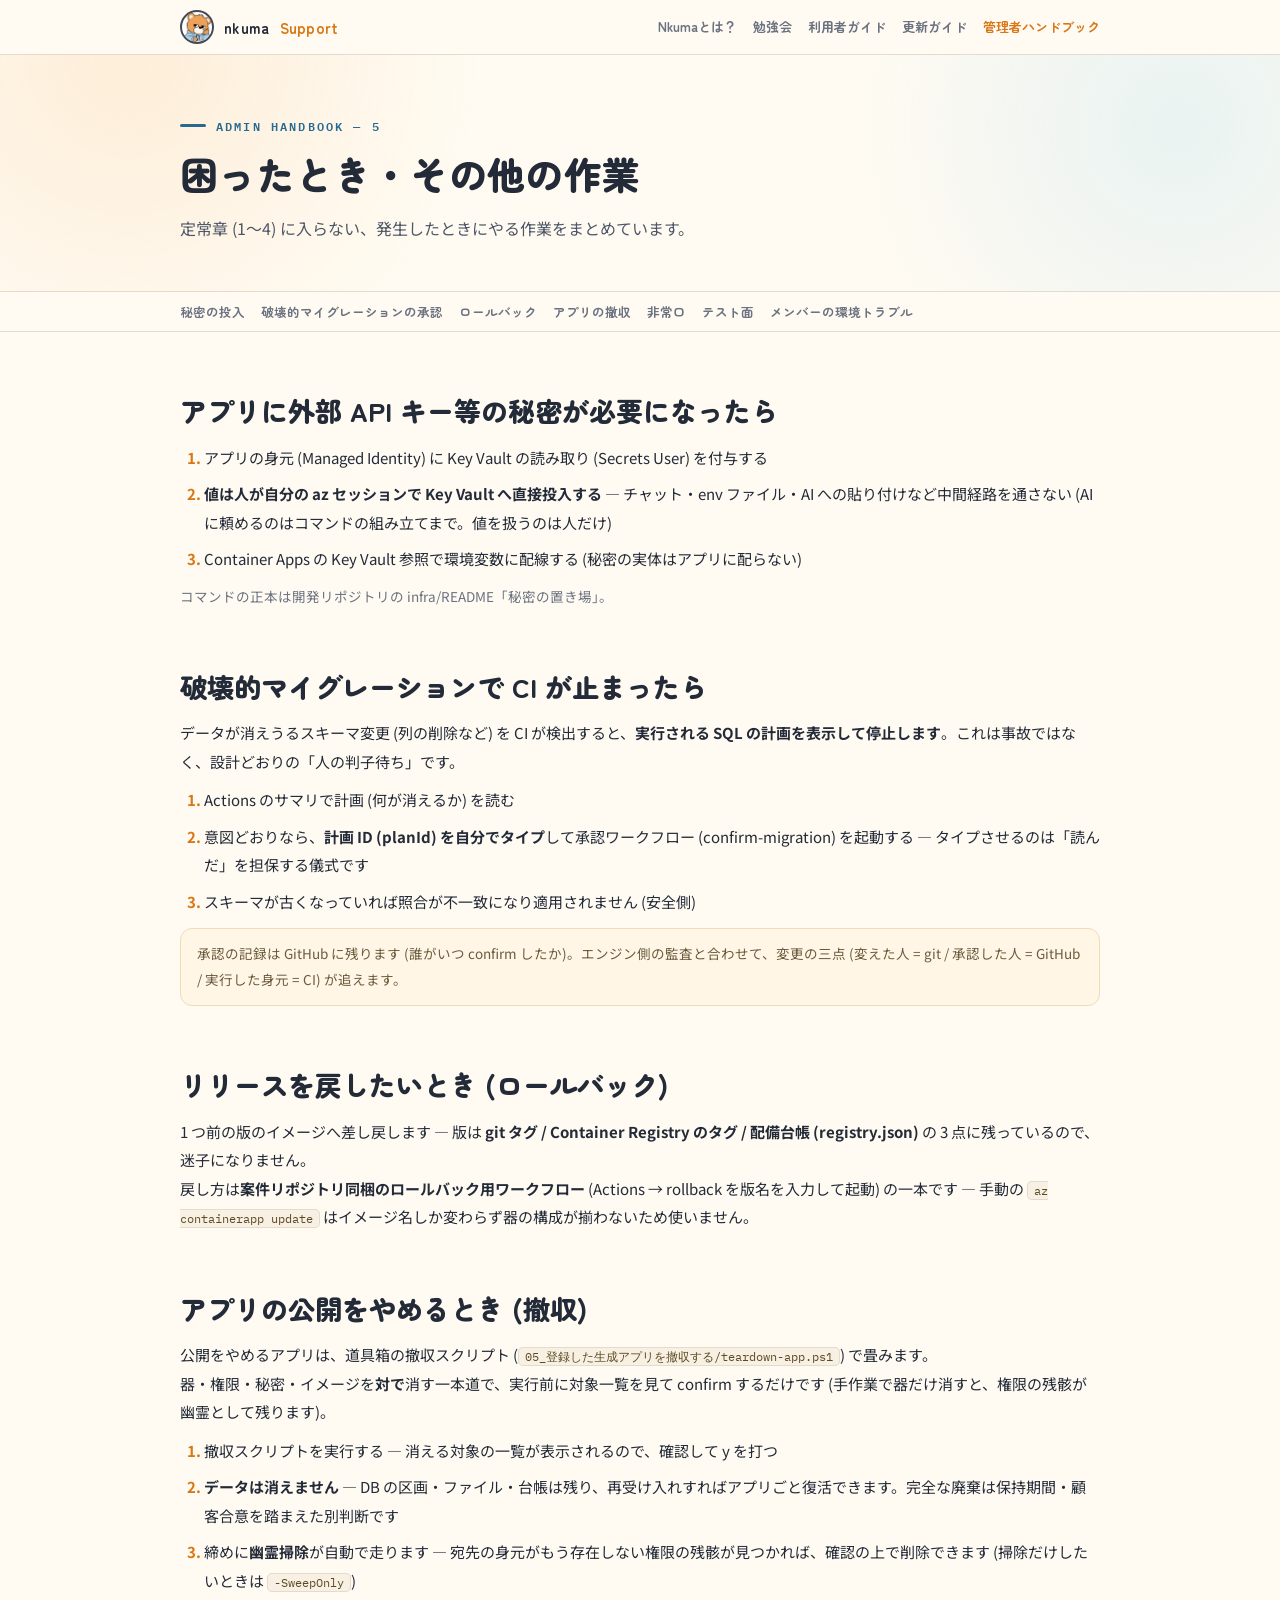
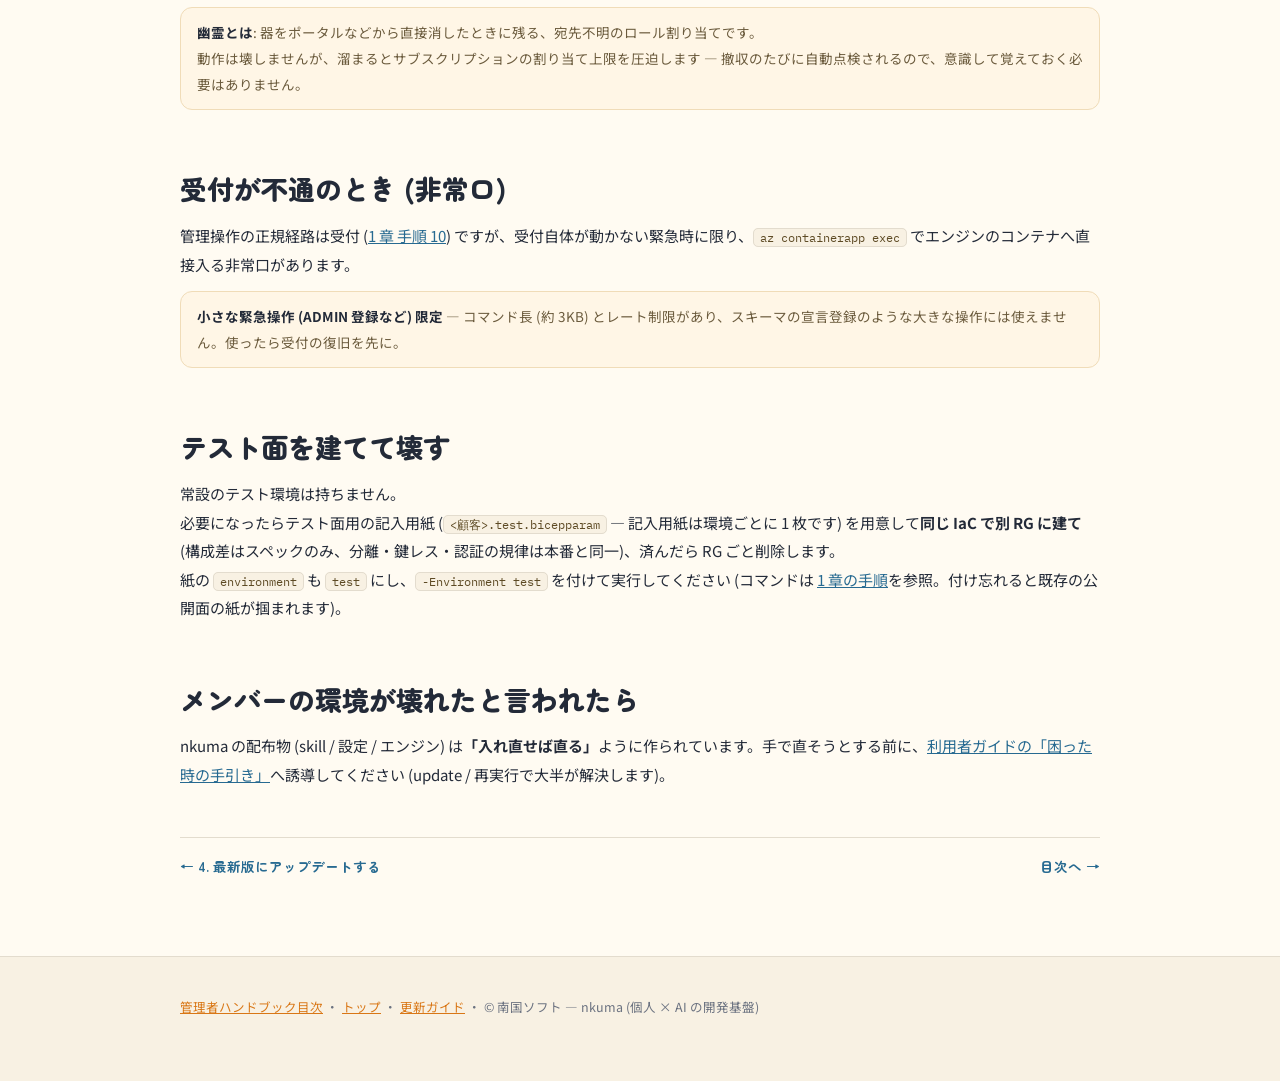
<file: admin-operations.html>
<!doctype html>
<html lang="ja">
<head>
<meta charset="utf-8">
<meta name="viewport" content="width=device-width, initial-scale=1">
<title>5. 困ったとき・その他の作業 — 管理者ハンドブック</title>
<meta name="description" content="秘密の投入、破壊的マイグレーションの承認、ロールバック、アプリの撤収、非常口、テスト面の建て壊し。">
<link rel="icon" type="image/png" href="./images/nkuma-face.png">
<link rel="stylesheet" href="./site.css">
<script src="./site.js" defer></script>
</head>
<body class="admin-page">

<div class="site-header">
  <div class="wrap">
    <a class="brand" href="./index.html"><img src="./images/nkuma-face.png" alt="">nkuma <span>Support</span></a>
    <nav>
      <a href="./about/">Nkumaとは？</a>
      <a href="./workshop.html">勉強会</a>
      <a href="./guide.html">利用者ガイド</a>
      <a href="./update.html">更新ガイド</a>
      <a href="./admin.html" class="current">管理者ハンドブック</a>
    </nav>
  </div>
</div>

<header class="hero admin">
  <div class="wrap">
    <div class="kicker">ADMIN HANDBOOK — 5</div>
    <h1>困ったとき・その他の作業</h1>
    <p class="lead">定常章 (1〜4) に入らない、発生したときにやる作業をまとめています。</p>
  </div>
</header>

<nav class="toc">
  <div class="wrap">
    <a href="#secrets">秘密の投入</a>
    <a href="#confirm">破壊的マイグレーションの承認</a>
    <a href="#rollback">ロールバック</a>
    <a href="#teardown">アプリの撤収</a>
    <a href="#emergency">非常口</a>
    <a href="#test-env">テスト面</a>
    <a href="#members">メンバーの環境トラブル</a>
  </div>
</nav>

<main>
  <div class="wrap">

    <section id="secrets">
      <h2>アプリに外部 API キー等の秘密が必要になったら</h2>
      <ol class="steps">
        <li>アプリの身元 (Managed Identity) に Key Vault の読み取り (Secrets User) を付与する</li>
        <li><b>値は人が自分の az セッションで Key Vault へ直接投入する</b> — チャット・env ファイル・AI への貼り付けなど中間経路を通さない (AI に頼めるのはコマンドの組み立てまで。値を扱うのは人だけ)</li>
        <li>Container Apps の Key Vault 参照で環境変数に配線する (秘密の実体はアプリに配らない)</li>
      </ol>
      <p class="muted">コマンドの正本は開発リポジトリの infra/README「秘密の置き場」。</p>
    </section>

    <section id="confirm">
      <h2>破壊的マイグレーションで CI が止まったら</h2>
      <p>データが消えうるスキーマ変更 (列の削除など) を CI が検出すると、<b>実行される SQL の計画を表示して停止します</b>。これは事故ではなく、設計どおりの「人の判子待ち」です。</p>
      <ol class="steps">
        <li>Actions のサマリで計画 (何が消えるか) を読む</li>
        <li>意図どおりなら、<b>計画 ID (planId) を自分でタイプ</b>して承認ワークフロー (confirm-migration) を起動する — タイプさせるのは「読んだ」を担保する儀式です</li>
        <li>スキーマが古くなっていれば照合が不一致になり適用されません (安全側)</li>
      </ol>
      <div class="note">承認の記録は GitHub に残ります (誰がいつ confirm したか)。エンジン側の監査と合わせて、変更の三点 (変えた人 = git / 承認した人 = GitHub / 実行した身元 = CI) が追えます。</div>
    </section>

    <section id="rollback">
      <h2>リリースを戻したいとき (ロールバック)</h2>
      <p>1 つ前の版のイメージへ差し戻します — 版は <b>git タグ / Container Registry のタグ / 配備台帳 (registry.json)</b> の 3 点に残っているので、迷子になりません。<br class="s">戻し方は<b>案件リポジトリ同梱のロールバック用ワークフロー</b> (Actions → rollback を版名を入力して起動) の一本です — 手動の <code>az containerapp update</code> はイメージ名しか変わらず器の構成が揃わないため使いません。</p>
    </section>

    <section id="teardown">
      <h2>アプリの公開をやめるとき (撤収)</h2>
      <p>公開をやめるアプリは、道具箱の撤収スクリプト (<code>05_登録した生成アプリを撤収する/teardown-app.ps1</code>) で畳みます。<br class="s">器・権限・秘密・イメージを<b>対で</b>消す一本道で、実行前に対象一覧を見て confirm するだけです (手作業で器だけ消すと、権限の残骸が幽霊として残ります)。</p>
      <ol class="steps">
        <li>撤収スクリプトを実行する — 消える対象の一覧が表示されるので、確認して y を打つ</li>
        <li><b>データは消えません</b> — DB の区画・ファイル・台帳は残り、再受け入れすればアプリごと復活できます。完全な廃棄は保持期間・顧客合意を踏まえた別判断です</li>
        <li>締めに<b>幽霊掃除</b>が自動で走ります — 宛先の身元がもう存在しない権限の残骸が見つかれば、確認の上で削除できます (掃除だけしたいときは <code>-SweepOnly</code>)</li>
      </ol>
      <div class="note"><b>幽霊とは</b>: 器をポータルなどから直接消したときに残る、宛先不明のロール割り当てです。<br class="s">動作は壊しませんが、溜まるとサブスクリプションの割り当て上限を圧迫します — 撤収のたびに自動点検されるので、意識して覚えておく必要はありません。</div>
    </section>

    <section id="emergency">
      <h2>受付が不通のとき (非常口)</h2>
      <p>管理操作の正規経路は受付 (<a href="./admin-environment.html#manual">1 章 手順 10</a>) ですが、受付自体が動かない緊急時に限り、<code>az containerapp exec</code> でエンジンのコンテナへ直接入る非常口があります。</p>
      <div class="note"><b>小さな緊急操作 (ADMIN 登録など) 限定</b> — コマンド長 (約 3KB) とレート制限があり、スキーマの宣言登録のような大きな操作には使えません。使ったら受付の復旧を先に。</div>
    </section>

    <section id="test-env">
      <h2>テスト面を建てて壊す</h2>
      <p>常設のテスト環境は持ちません。<br class="s">必要になったらテスト面用の記入用紙 (<code>&lt;顧客&gt;.test.bicepparam</code> — 記入用紙は環境ごとに 1 枚です) を用意して<b>同じ IaC で別 RG に建て</b> (構成差はスペックのみ、分離・鍵レス・認証の規律は本番と同一)、済んだら RG ごと削除します。<br class="s">紙の <code>environment</code> も <code>test</code> にし、<code>-Environment test</code> を付けて実行してください (コマンドは <a href="./admin-environment.html#bicep">1 章の手順</a>を参照。付け忘れると既存の公開面の紙が掴まれます)。</p>
    </section>

    <section id="members">
      <h2>メンバーの環境が壊れたと言われたら</h2>
      <p>nkuma の配布物 (skill / 設定 / エンジン) は<b>「入れ直せば直る」</b>ように作られています。手で直そうとする前に、<a href="./guide.html#trouble">利用者ガイドの「困った時の手引き」</a>へ誘導してください (update / 再実行で大半が解決します)。</p>
    </section>

    <div class="pager">
      <a href="./admin-update.html">← 4. 最新版にアップデートする</a>
      <a href="./admin.html">目次へ →</a>
    </div>

  </div>
</main>

<footer class="site-footer">
  <div class="wrap">
    <p><a href="./admin.html">管理者ハンドブック目次</a> ・ <a href="./index.html">トップ</a> ・ <a href="./update.html">更新ガイド</a> ・ © 南国ソフト — nkuma (個人 × AI の開発基盤)</p>
  </div>
</footer>

</body>
</html>
</file>
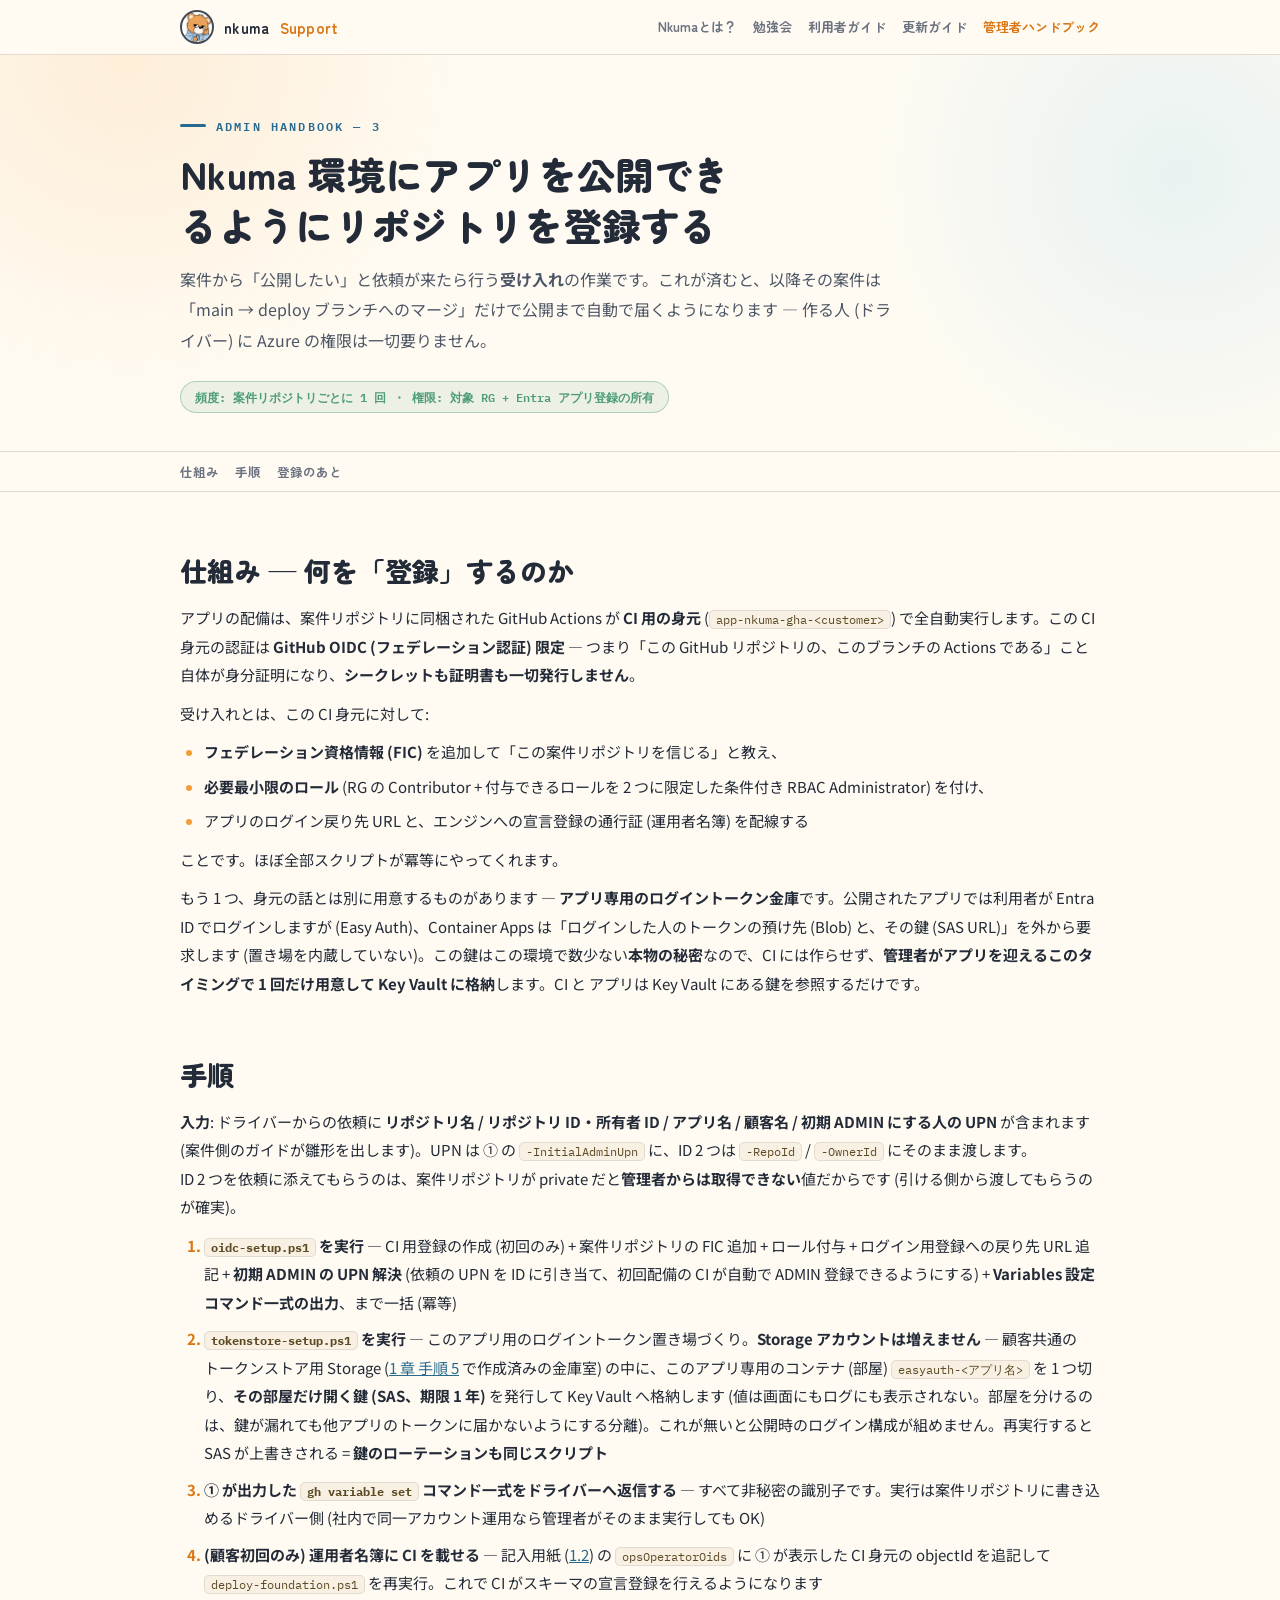
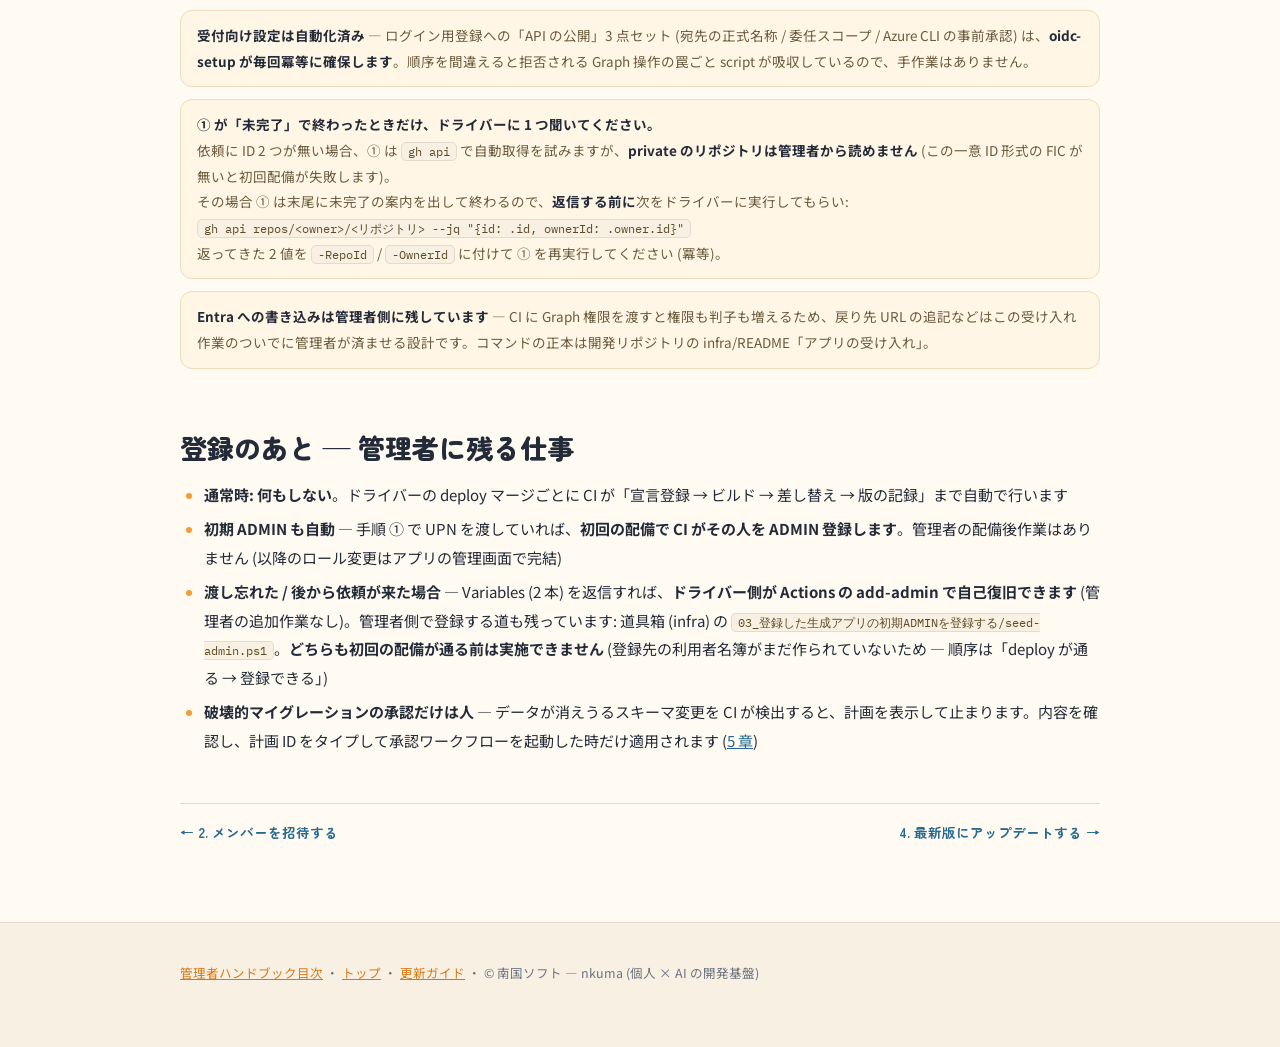
<file: admin-repository.html>
<!doctype html>
<html lang="ja">
<head>
<meta charset="utf-8">
<meta name="viewport" content="width=device-width, initial-scale=1">
<title>3. アプリを公開できるようにリポジトリを登録する — 管理者ハンドブック</title>
<meta name="description" content="案件リポジトリを Nkuma 環境へ受け入れる管理者の手順 (フェデレーション認証の登録から Variables の返信まで)。">
<link rel="icon" type="image/png" href="./images/nkuma-face.png">
<link rel="stylesheet" href="./site.css">
<script src="./site.js" defer></script>
</head>
<body class="admin-page">

<div class="site-header">
  <div class="wrap">
    <a class="brand" href="./index.html"><img src="./images/nkuma-face.png" alt="">nkuma <span>Support</span></a>
    <nav>
      <a href="./about/">Nkumaとは？</a>
      <a href="./workshop.html">勉強会</a>
      <a href="./guide.html">利用者ガイド</a>
      <a href="./update.html">更新ガイド</a>
      <a href="./admin.html" class="current">管理者ハンドブック</a>
    </nav>
  </div>
</div>

<header class="hero admin">
  <div class="wrap">
    <div class="kicker">ADMIN HANDBOOK — 3</div>
    <h1>Nkuma 環境にアプリを公開できるようにリポジトリを登録する</h1>
    <p class="lead">案件から「公開したい」と依頼が来たら行う<b>受け入れ</b>の作業です。これが済むと、以降その案件は「main → deploy ブランチへのマージ」だけで公開まで自動で届くようになります — 作る人 (ドライバー) に Azure の権限は一切要りません。</p>
    <div class="badge">頻度: 案件リポジトリごとに 1 回 ・ 権限: 対象 RG + Entra アプリ登録の所有</div>
  </div>
</header>

<nav class="toc">
  <div class="wrap">
    <a href="#how">仕組み</a>
    <a href="#steps">手順</a>
    <a href="#after">登録のあと</a>
  </div>
</nav>

<main>
  <div class="wrap">

    <section id="how">
      <h2>仕組み — 何を「登録」するのか</h2>
      <p>アプリの配備は、案件リポジトリに同梱された GitHub Actions が <b>CI 用の身元</b> (<code>app-nkuma-gha-&lt;customer&gt;</code>) で全自動実行します。この CI 身元の認証は <b>GitHub OIDC (フェデレーション認証) 限定</b> — つまり「この GitHub リポジトリの、このブランチの Actions である」こと自体が身分証明になり、<b>シークレットも証明書も一切発行しません</b>。</p>
      <p>受け入れとは、この CI 身元に対して:</p>
      <ul>
        <li><b>フェデレーション資格情報 (FIC)</b> を追加して「この案件リポジトリを信じる」と教え、</li>
        <li><b>必要最小限のロール</b> (RG の Contributor + 付与できるロールを 2 つに限定した条件付き RBAC Administrator) を付け、</li>
        <li>アプリのログイン戻り先 URL と、エンジンへの宣言登録の通行証 (運用者名簿) を配線する</li>
      </ul>
      <p>ことです。ほぼ全部スクリプトが冪等にやってくれます。</p>

      <p>もう 1 つ、身元の話とは別に用意するものがあります — <b>アプリ専用のログイントークン金庫</b>です。公開されたアプリでは利用者が Entra ID でログインしますが (Easy Auth)、Container Apps は「ログインした人のトークンの預け先 (Blob) と、その鍵 (SAS URL)」を外から要求します (置き場を内蔵していない)。この鍵はこの環境で数少ない<b>本物の秘密</b>なので、CI には作らせず、<b>管理者がアプリを迎えるこのタイミングで 1 回だけ用意して Key Vault に格納</b>します。CI と アプリは Key Vault にある鍵を参照するだけです。</p>
    </section>

    <section id="steps">
      <h2>手順</h2>
      <p><b>入力</b>: ドライバーからの依頼に <b>リポジトリ名 / リポジトリ ID・所有者 ID / アプリ名 / 顧客名 / 初期 ADMIN にする人の UPN</b> が含まれます (案件側のガイドが雛形を出します)。UPN は ① の <code>-InitialAdminUpn</code> に、ID 2 つは <code>-RepoId</code> / <code>-OwnerId</code> にそのまま渡します。<br class="s">ID 2 つを依頼に添えてもらうのは、案件リポジトリが private だと<b>管理者からは取得できない</b>値だからです (引ける側から渡してもらうのが確実)。</p>
      <ol class="steps">
        <li><b><code>oidc-setup.ps1</code> を実行</b> — CI 用登録の作成 (初回のみ) + 案件リポジトリの FIC 追加 + ロール付与 + ログイン用登録への戻り先 URL 追記 + <b>初期 ADMIN の UPN 解決</b> (依頼の UPN を ID に引き当て、初回配備の CI が自動で ADMIN 登録できるようにする) + <b>Variables 設定コマンド一式の出力</b>、まで一括 (冪等)</li>
        <li><b><code>tokenstore-setup.ps1</code> を実行</b> — このアプリ用のログイントークン置き場づくり。<b>Storage アカウントは増えません</b> — 顧客共通のトークンストア用 Storage (<a href="./admin-environment.html#manual">1 章 手順 5</a> で作成済みの金庫室) の中に、このアプリ専用のコンテナ (部屋) <code>easyauth-&lt;アプリ名&gt;</code> を 1 つ切り、<b>その部屋だけ開く鍵 (SAS、期限 1 年)</b> を発行して Key Vault へ格納します (値は画面にもログにも表示されない。部屋を分けるのは、鍵が漏れても他アプリのトークンに届かないようにする分離)。これが無いと公開時のログイン構成が組めません。再実行すると SAS が上書きされる = <b>鍵のローテーションも同じスクリプト</b></li>
        <li><b>① が出力した <code>gh variable set</code> コマンド一式をドライバーへ返信する</b> — すべて非秘密の識別子です。実行は案件リポジトリに書き込めるドライバー側 (社内で同一アカウント運用なら管理者がそのまま実行しても OK)</li>
        <li><b>(顧客初回のみ) 運用者名簿に CI を載せる</b> — 記入用紙 (<a href="./admin-environment.html#bicep">1.2</a>) の <code>opsOperatorOids</code> に ① が表示した CI 身元の objectId を追記して <code>deploy-foundation.ps1</code> を再実行。これで CI がスキーマの宣言登録を行えるようになります</li>
      </ol>
      <div class="note"><b>受付向け設定は自動化済み</b> — ログイン用登録への「API の公開」3 点セット (宛先の正式名称 / 委任スコープ / Azure CLI の事前承認) は、<b>oidc-setup が毎回冪等に確保します</b>。順序を間違えると拒否される Graph 操作の罠ごと script が吸収しているので、手作業はありません。</div>
      <div class="note"><b>① が「未完了」で終わったときだけ、ドライバーに 1 つ聞いてください。</b><br class="s">依頼に ID 2 つが無い場合、① は <code>gh api</code> で自動取得を試みますが、<b>private のリポジトリは管理者から読めません</b> (この一意 ID 形式の FIC が無いと初回配備が失敗します)。<br class="s">その場合 ① は末尾に未完了の案内を出して終わるので、<b>返信する前に</b>次をドライバーに実行してもらい:<br class="s"><code>gh api repos/&lt;owner&gt;/&lt;リポジトリ&gt; --jq "{id: .id, ownerId: .owner.id}"</code><br class="s">返ってきた 2 値を <code>-RepoId</code> / <code>-OwnerId</code> に付けて ① を再実行してください (冪等)。</div>
      <div class="note"><b>Entra への書き込みは管理者側に残しています</b> — CI に Graph 権限を渡すと権限も判子も増えるため、戻り先 URL の追記などはこの受け入れ作業のついでに管理者が済ませる設計です。コマンドの正本は開発リポジトリの infra/README「アプリの受け入れ」。</div>
    </section>

    <section id="after">
      <h2>登録のあと — 管理者に残る仕事</h2>
      <ul>
        <li><b>通常時: 何もしない</b>。ドライバーの deploy マージごとに CI が「宣言登録 → ビルド → 差し替え → 版の記録」まで自動で行います</li>
        <li><b>初期 ADMIN も自動</b> — 手順 ① で UPN を渡していれば、<b>初回の配備で CI がその人を ADMIN 登録します</b>。管理者の配備後作業はありません (以降のロール変更はアプリの管理画面で完結)</li>
        <li><b>渡し忘れた / 後から依頼が来た場合</b> — Variables (2 本) を返信すれば、<b>ドライバー側が Actions の add-admin で自己復旧できます</b> (管理者の追加作業なし)。管理者側で登録する道も残っています: 道具箱 (infra) の <code>03_登録した生成アプリの初期ADMINを登録する/seed-admin.ps1</code>。<b>どちらも初回の配備が通る前は実施できません</b> (登録先の利用者名簿がまだ作られていないため — 順序は「deploy が通る → 登録できる」)</li>
        <li><b>破壊的マイグレーションの承認だけは人</b> — データが消えうるスキーマ変更を CI が検出すると、計画を表示して止まります。内容を確認し、計画 ID をタイプして承認ワークフローを起動した時だけ適用されます (<a href="./admin-operations.html">5 章</a>)</li>
      </ul>
    </section>

    <div class="pager">
      <a href="./admin-members.html">← 2. メンバーを招待する</a>
      <a href="./admin-update.html">4. 最新版にアップデートする →</a>
    </div>

  </div>
</main>

<footer class="site-footer">
  <div class="wrap">
    <p><a href="./admin.html">管理者ハンドブック目次</a> ・ <a href="./index.html">トップ</a> ・ <a href="./update.html">更新ガイド</a> ・ © 南国ソフト — nkuma (個人 × AI の開発基盤)</p>
  </div>
</footer>

</body>
</html>
</file>
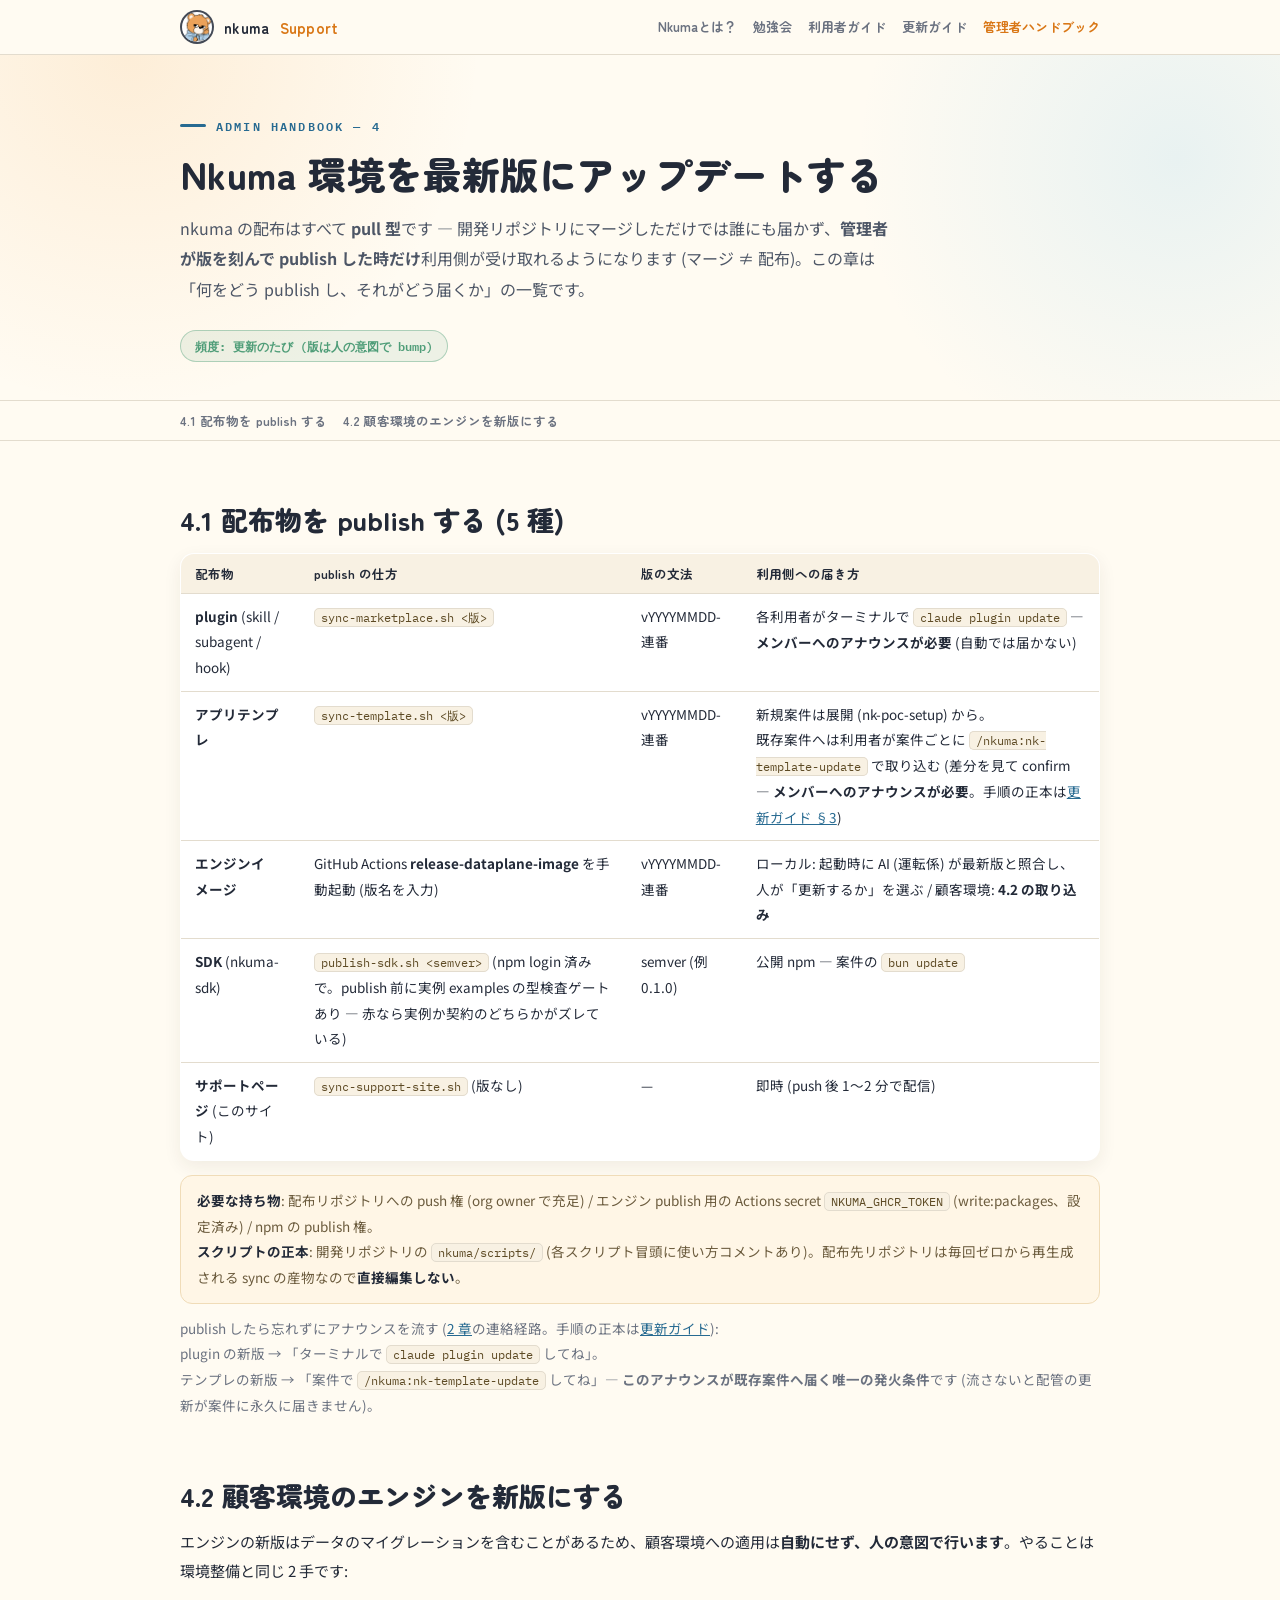
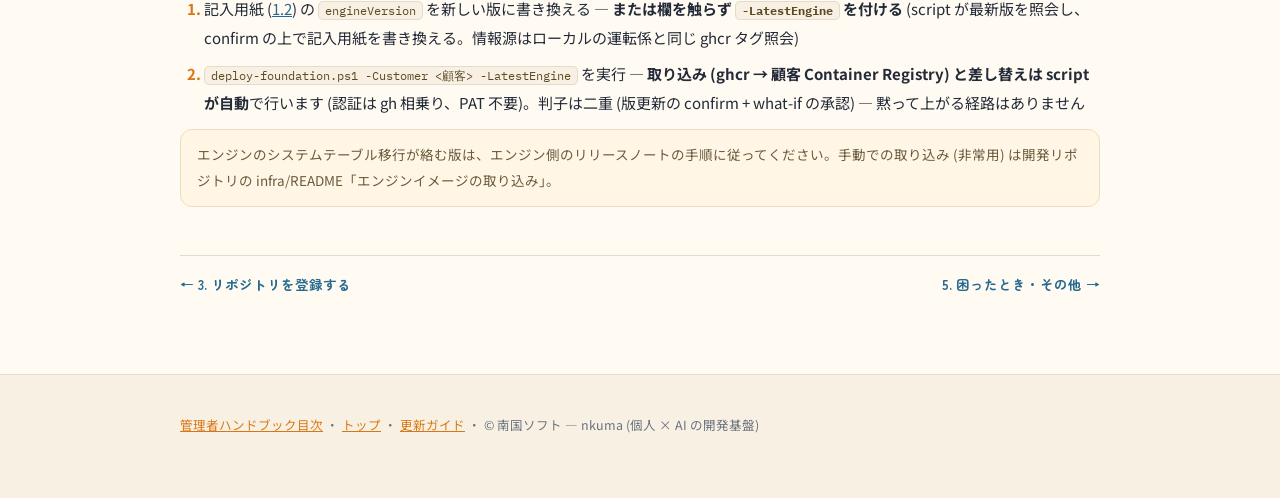
<file: admin-update.html>
<!doctype html>
<html lang="ja">
<head>
<meta charset="utf-8">
<meta name="viewport" content="width=device-width, initial-scale=1">
<title>4. Nkuma 環境を最新版にアップデートする — 管理者ハンドブック</title>
<meta name="description" content="nkuma の配布物 (plugin / テンプレ / エンジン / SDK / サポートページ) の届け方と、顧客環境のエンジン更新。">
<link rel="icon" type="image/png" href="./images/nkuma-face.png">
<link rel="stylesheet" href="./site.css">
<script src="./site.js" defer></script>
</head>
<body class="admin-page">

<div class="site-header">
  <div class="wrap">
    <a class="brand" href="./index.html"><img src="./images/nkuma-face.png" alt="">nkuma <span>Support</span></a>
    <nav>
      <a href="./about/">Nkumaとは？</a>
      <a href="./workshop.html">勉強会</a>
      <a href="./guide.html">利用者ガイド</a>
      <a href="./update.html">更新ガイド</a>
      <a href="./admin.html" class="current">管理者ハンドブック</a>
    </nav>
  </div>
</div>

<header class="hero admin">
  <div class="wrap">
    <div class="kicker">ADMIN HANDBOOK — 4</div>
    <h1>Nkuma 環境を最新版にアップデートする</h1>
    <p class="lead">nkuma の配布はすべて <b>pull 型</b>です — 開発リポジトリにマージしただけでは誰にも届かず、<b>管理者が版を刻んで publish した時だけ</b>利用側が受け取れるようになります (マージ ≠ 配布)。この章は「何をどう publish し、それがどう届くか」の一覧です。</p>
    <div class="badge">頻度: 更新のたび (版は人の意図で bump)</div>
  </div>
</header>

<nav class="toc">
  <div class="wrap">
    <a href="#publish">4.1 配布物を publish する</a>
    <a href="#engine">4.2 顧客環境のエンジンを新版にする</a>
  </div>
</nav>

<main>
  <div class="wrap">

    <section id="publish">
      <h2>4.1 配布物を publish する (5 種)</h2>
      <table>
        <tr><th>配布物</th><th>publish の仕方</th><th>版の文法</th><th>利用側への届き方</th></tr>
        <tr><td><b>plugin</b> (skill / subagent / hook)</td><td><code>sync-marketplace.sh &lt;版&gt;</code></td><td>vYYYYMMDD-連番</td><td>各利用者がターミナルで <code>claude plugin update</code> — <b>メンバーへのアナウンスが必要</b> (自動では届かない)</td></tr>
        <tr><td><b>アプリテンプレ</b></td><td><code>sync-template.sh &lt;版&gt;</code></td><td>vYYYYMMDD-連番</td><td>新規案件は展開 (nk-poc-setup) から。<br class="s">既存案件へは利用者が案件ごとに <code>/nkuma:nk-template-update</code> で取り込む (差分を見て confirm — <b>メンバーへのアナウンスが必要</b>。手順の正本は<a href="./update.html#template">更新ガイド §3</a>)</td></tr>
        <tr><td><b>エンジンイメージ</b></td><td>GitHub Actions <b>release-dataplane-image</b> を手動起動 (版名を入力)</td><td>vYYYYMMDD-連番</td><td>ローカル: 起動時に AI (運転係) が最新版と照合し、人が「更新するか」を選ぶ / 顧客環境: <b>4.2 の取り込み</b></td></tr>
        <tr><td><b>SDK</b> (nkuma-sdk)</td><td><code>publish-sdk.sh &lt;semver&gt;</code> (npm login 済みで。publish 前に実例 examples の型検査ゲートあり — 赤なら実例か契約のどちらかがズレている)</td><td>semver (例 0.1.0)</td><td>公開 npm — 案件の <code>bun update</code></td></tr>
        <tr><td><b>サポートページ</b> (このサイト)</td><td><code>sync-support-site.sh</code> (版なし)</td><td>—</td><td>即時 (push 後 1〜2 分で配信)</td></tr>
      </table>
      <div class="note">
        <b>必要な持ち物</b>: 配布リポジトリへの push 権 (org owner で充足) / エンジン publish 用の Actions secret <code>NKUMA_GHCR_TOKEN</code> (write:packages、設定済み) / npm の publish 権。<br>
        <b>スクリプトの正本</b>: 開発リポジトリの <code>nkuma/scripts/</code> (各スクリプト冒頭に使い方コメントあり)。配布先リポジトリは毎回ゼロから再生成される sync の産物なので<b>直接編集しない</b>。
      </div>
      <p class="muted">publish したら忘れずにアナウンスを流す (<a href="./admin-members.html">2 章</a>の連絡経路。手順の正本は<a href="./update.html">更新ガイド</a>):<br class="s">plugin の新版 → 「ターミナルで <code>claude plugin update</code> してね」。<br class="s">テンプレの新版 → 「案件で <code>/nkuma:nk-template-update</code> してね」— <b>このアナウンスが既存案件へ届く唯一の発火条件</b>です (流さないと配管の更新が案件に永久に届きません)。</p>
    </section>

    <section id="engine">
      <h2>4.2 顧客環境のエンジンを新版にする</h2>
      <p>エンジンの新版はデータのマイグレーションを含むことがあるため、顧客環境への適用は<b>自動にせず、人の意図で行います</b>。やることは環境整備と同じ 2 手です:</p>
      <ol class="steps">
        <li>記入用紙 (<a href="./admin-environment.html#bicep">1.2</a>) の <code>engineVersion</code> を新しい版に書き換える — <b>または欄を触らず <code>-LatestEngine</code> を付ける</b> (script が最新版を照会し、confirm の上で記入用紙を書き換える。情報源はローカルの運転係と同じ ghcr タグ照会)</li>
        <li><code>deploy-foundation.ps1 -Customer &lt;顧客&gt; -LatestEngine</code> を実行 — <b>取り込み (ghcr → 顧客 Container Registry) と差し替えは script が自動</b>で行います (認証は gh 相乗り、PAT 不要)。判子は二重 (版更新の confirm + what-if の承認) — 黙って上がる経路はありません</li>
      </ol>
      <div class="note">エンジンのシステムテーブル移行が絡む版は、エンジン側のリリースノートの手順に従ってください。手動での取り込み (非常用) は開発リポジトリの infra/README「エンジンイメージの取り込み」。</div>
    </section>

    <div class="pager">
      <a href="./admin-repository.html">← 3. リポジトリを登録する</a>
      <a href="./admin-operations.html">5. 困ったとき・その他 →</a>
    </div>

  </div>
</main>

<footer class="site-footer">
  <div class="wrap">
    <p><a href="./admin.html">管理者ハンドブック目次</a> ・ <a href="./index.html">トップ</a> ・ <a href="./update.html">更新ガイド</a> ・ © 南国ソフト — nkuma (個人 × AI の開発基盤)</p>
  </div>
</footer>

</body>
</html>
</file>
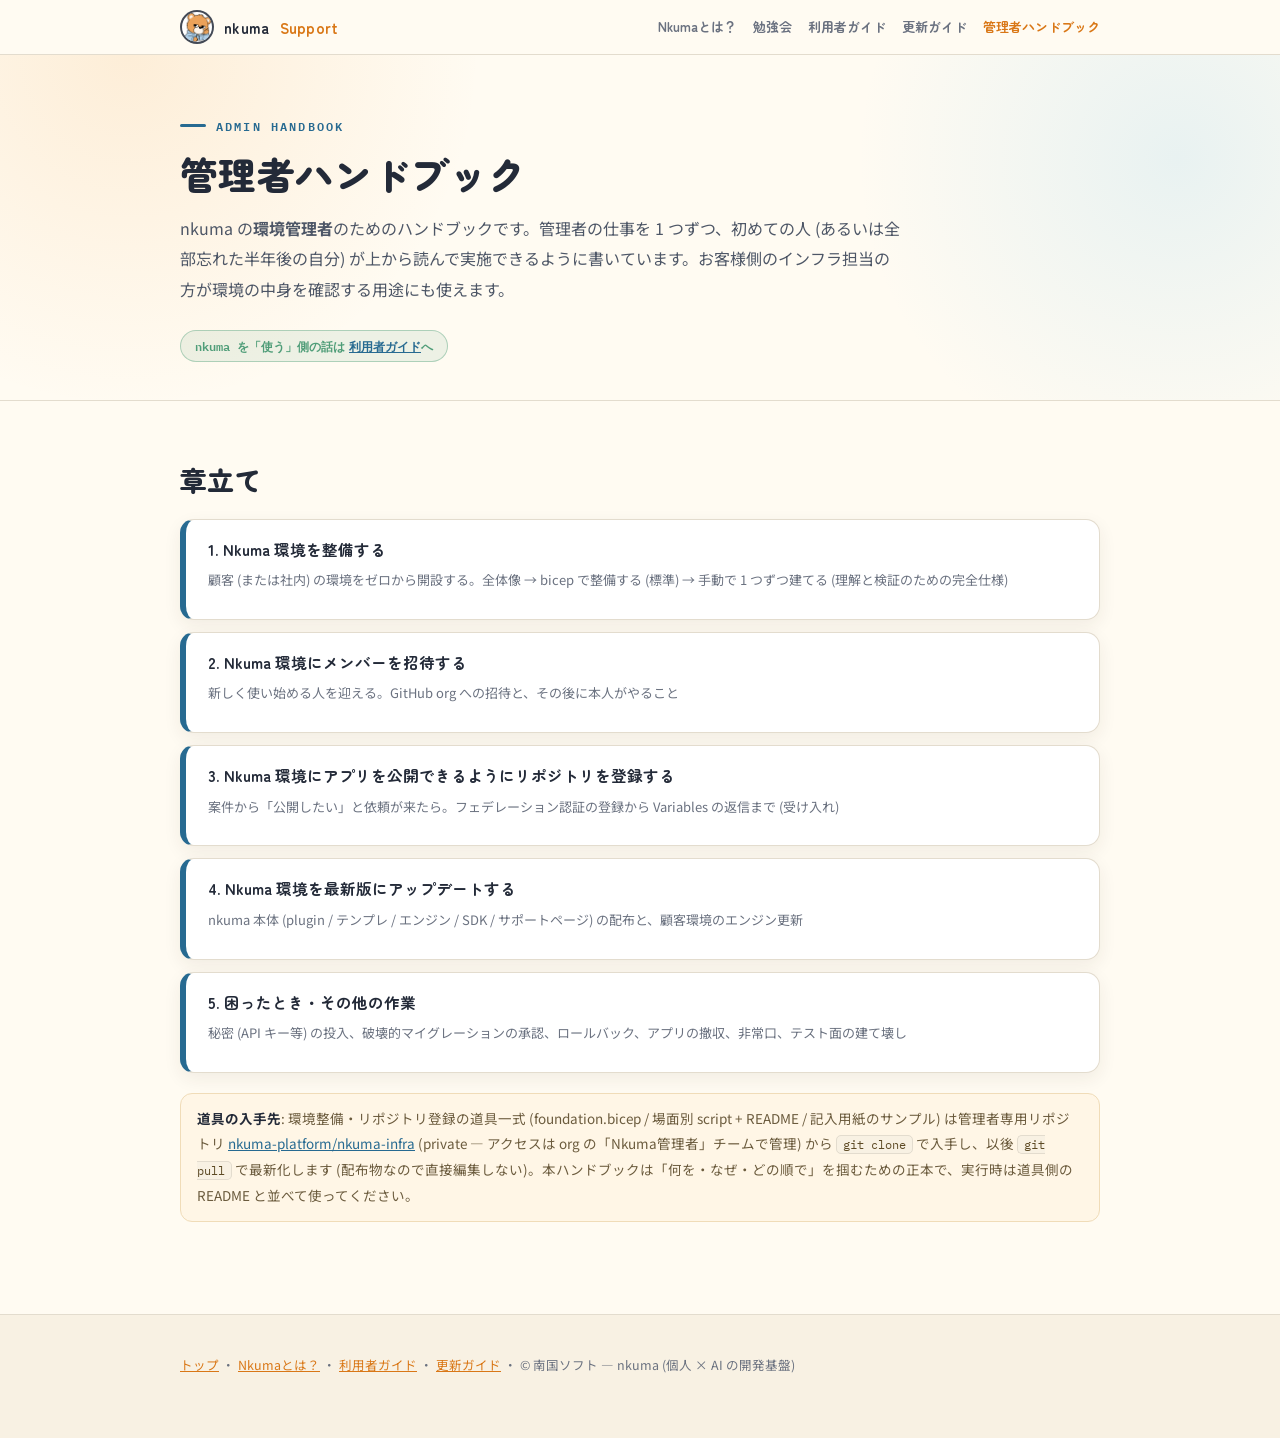
<file: admin.html>
<!doctype html>
<html lang="ja">
<head>
<meta charset="utf-8">
<meta name="viewport" content="width=device-width, initial-scale=1">
<title>管理者ハンドブック — nkuma サポート</title>
<meta name="description" content="nkuma 環境管理者のためのハンドブック。環境の整備・メンバー招待・リポジトリ登録・アップデート。">
<link rel="icon" type="image/png" href="./images/nkuma-face.png">
<link rel="stylesheet" href="./site.css">
<script src="./site.js" defer></script>
</head>
<body class="admin-page">

<div class="site-header">
  <div class="wrap">
    <a class="brand" href="./index.html"><img src="./images/nkuma-face.png" alt="">nkuma <span>Support</span></a>
    <nav>
      <a href="./about/">Nkumaとは？</a>
      <a href="./workshop.html">勉強会</a>
      <a href="./guide.html">利用者ガイド</a>
      <a href="./update.html">更新ガイド</a>
      <a href="./admin.html" class="current">管理者ハンドブック</a>
    </nav>
  </div>
</div>

<header class="hero admin">
  <div class="wrap">
    <div class="kicker">ADMIN HANDBOOK</div>
    <h1>管理者ハンドブック</h1>
    <p class="lead">nkuma の<b>環境管理者</b>のためのハンドブックです。管理者の仕事を 1 つずつ、初めての人 (あるいは全部忘れた半年後の自分) が上から読んで実施できるように書いています。お客様側のインフラ担当の方が環境の中身を確認する用途にも使えます。</p>
    <div class="badge">nkuma を「使う」側の話は<a href="./guide.html" style="margin-left:4px">利用者ガイド</a>へ</div>
  </div>
</header>

<main>
  <div class="wrap">

    <section>
      <h2>章立て</h2>
      <div class="chapter-list">
        <a class="chapter-card" href="./admin-environment.html">
          <b>1. Nkuma 環境を整備する</b>
          <p>顧客 (または社内) の環境をゼロから開設する。全体像 → bicep で整備する (標準) → 手動で 1 つずつ建てる (理解と検証のための完全仕様)</p>
        </a>
        <a class="chapter-card" href="./admin-members.html">
          <b>2. Nkuma 環境にメンバーを招待する</b>
          <p>新しく使い始める人を迎える。GitHub org への招待と、その後に本人がやること</p>
        </a>
        <a class="chapter-card" href="./admin-repository.html">
          <b>3. Nkuma 環境にアプリを公開できるようにリポジトリを登録する</b>
          <p>案件から「公開したい」と依頼が来たら。フェデレーション認証の登録から Variables の返信まで (受け入れ)</p>
        </a>
        <a class="chapter-card" href="./admin-update.html">
          <b>4. Nkuma 環境を最新版にアップデートする</b>
          <p>nkuma 本体 (plugin / テンプレ / エンジン / SDK / サポートページ) の配布と、顧客環境のエンジン更新</p>
        </a>
        <a class="chapter-card" href="./admin-operations.html">
          <b>5. 困ったとき・その他の作業</b>
          <p>秘密 (API キー等) の投入、破壊的マイグレーションの承認、ロールバック、アプリの撤収、非常口、テスト面の建て壊し</p>
        </a>
      </div>
      <div class="note"><b>道具の入手先</b>: 環境整備・リポジトリ登録の道具一式 (foundation.bicep / 場面別 script + README / 記入用紙のサンプル) は管理者専用リポジトリ <a href="https://github.com/nkuma-platform/nkuma-infra">nkuma-platform/nkuma-infra</a> (private — アクセスは org の「Nkuma管理者」チームで管理) から <code>git clone</code> で入手し、以後 <code>git pull</code> で最新化します (配布物なので直接編集しない)。本ハンドブックは「何を・なぜ・どの順で」を掴むための正本で、実行時は道具側の README と並べて使ってください。</div>
    </section>

  </div>
</main>

<footer class="site-footer">
  <div class="wrap">
    <p><a href="./index.html">トップ</a> ・ <a href="./about/">Nkumaとは？</a> ・ <a href="./guide.html">利用者ガイド</a> ・ <a href="./update.html">更新ガイド</a> ・ © 南国ソフト — nkuma (個人 × AI の開発基盤)</p>
  </div>
</footer>

</body>
</html>
</file>
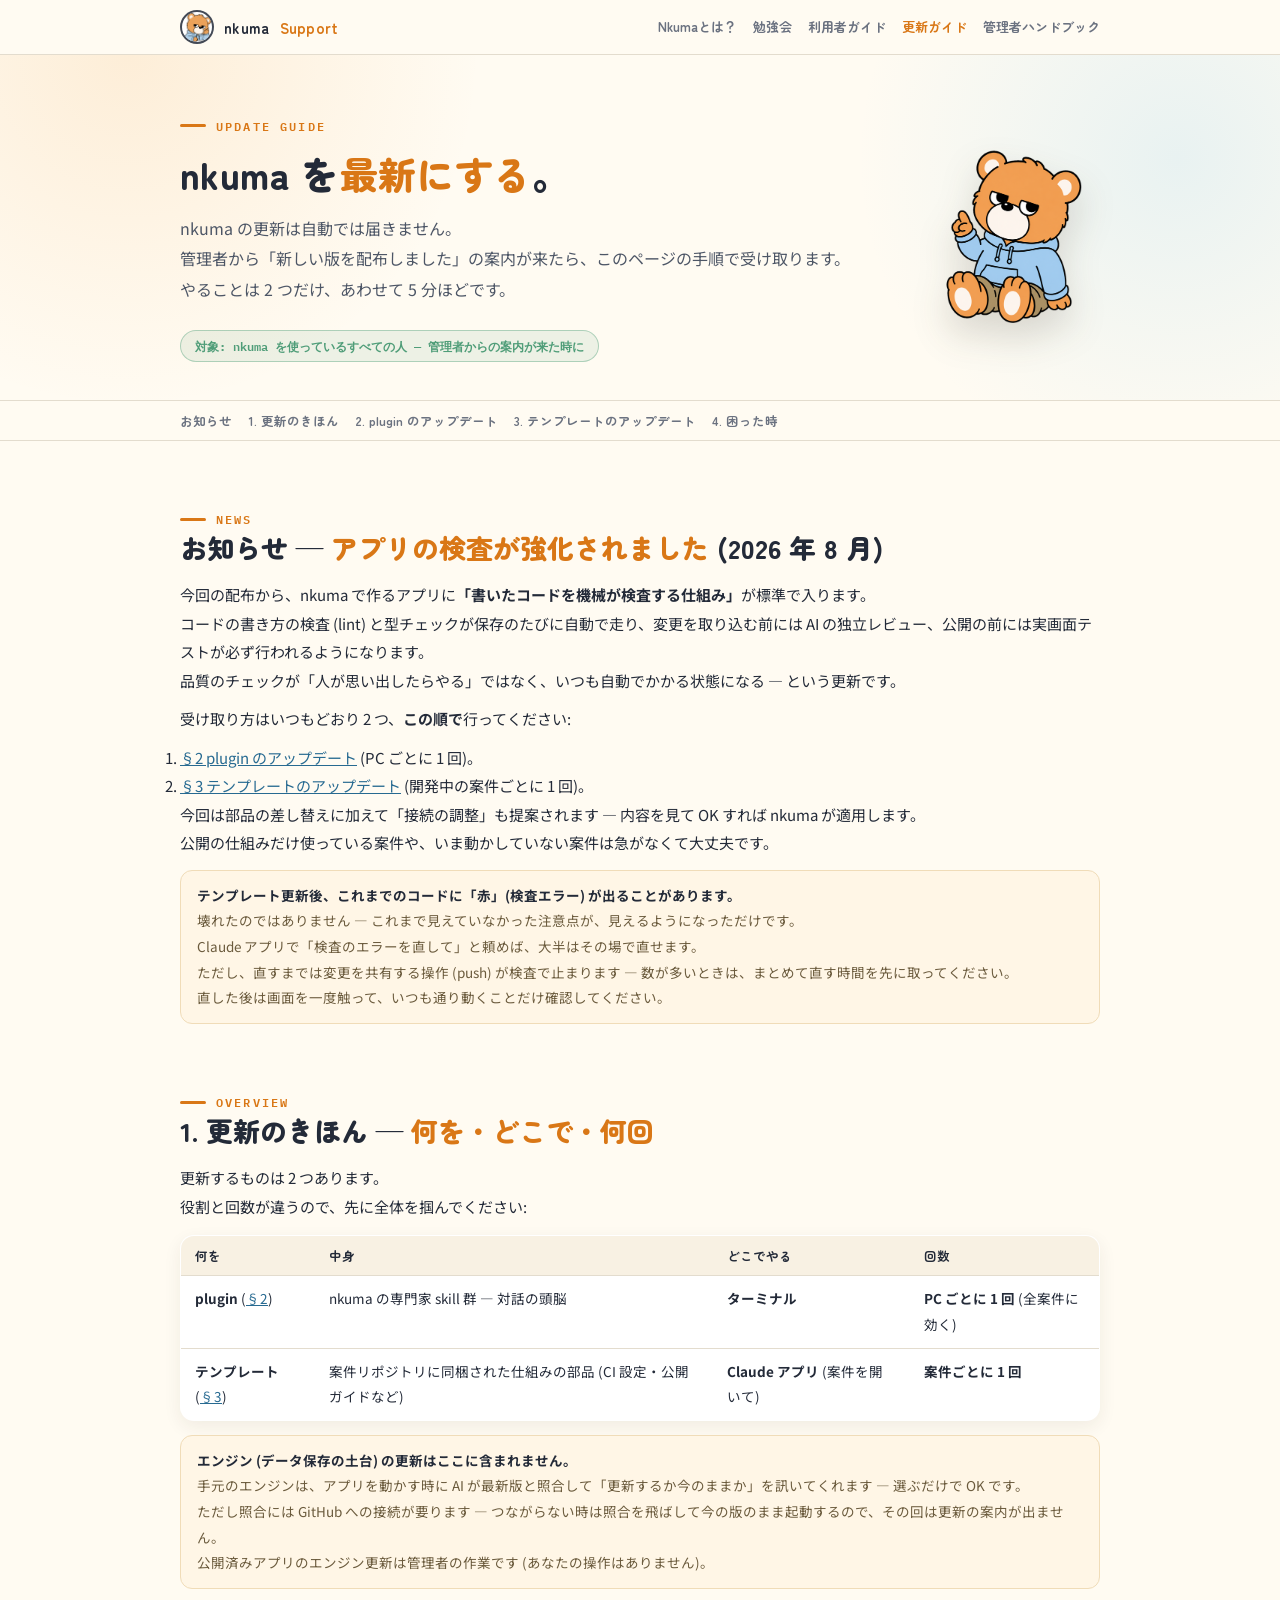
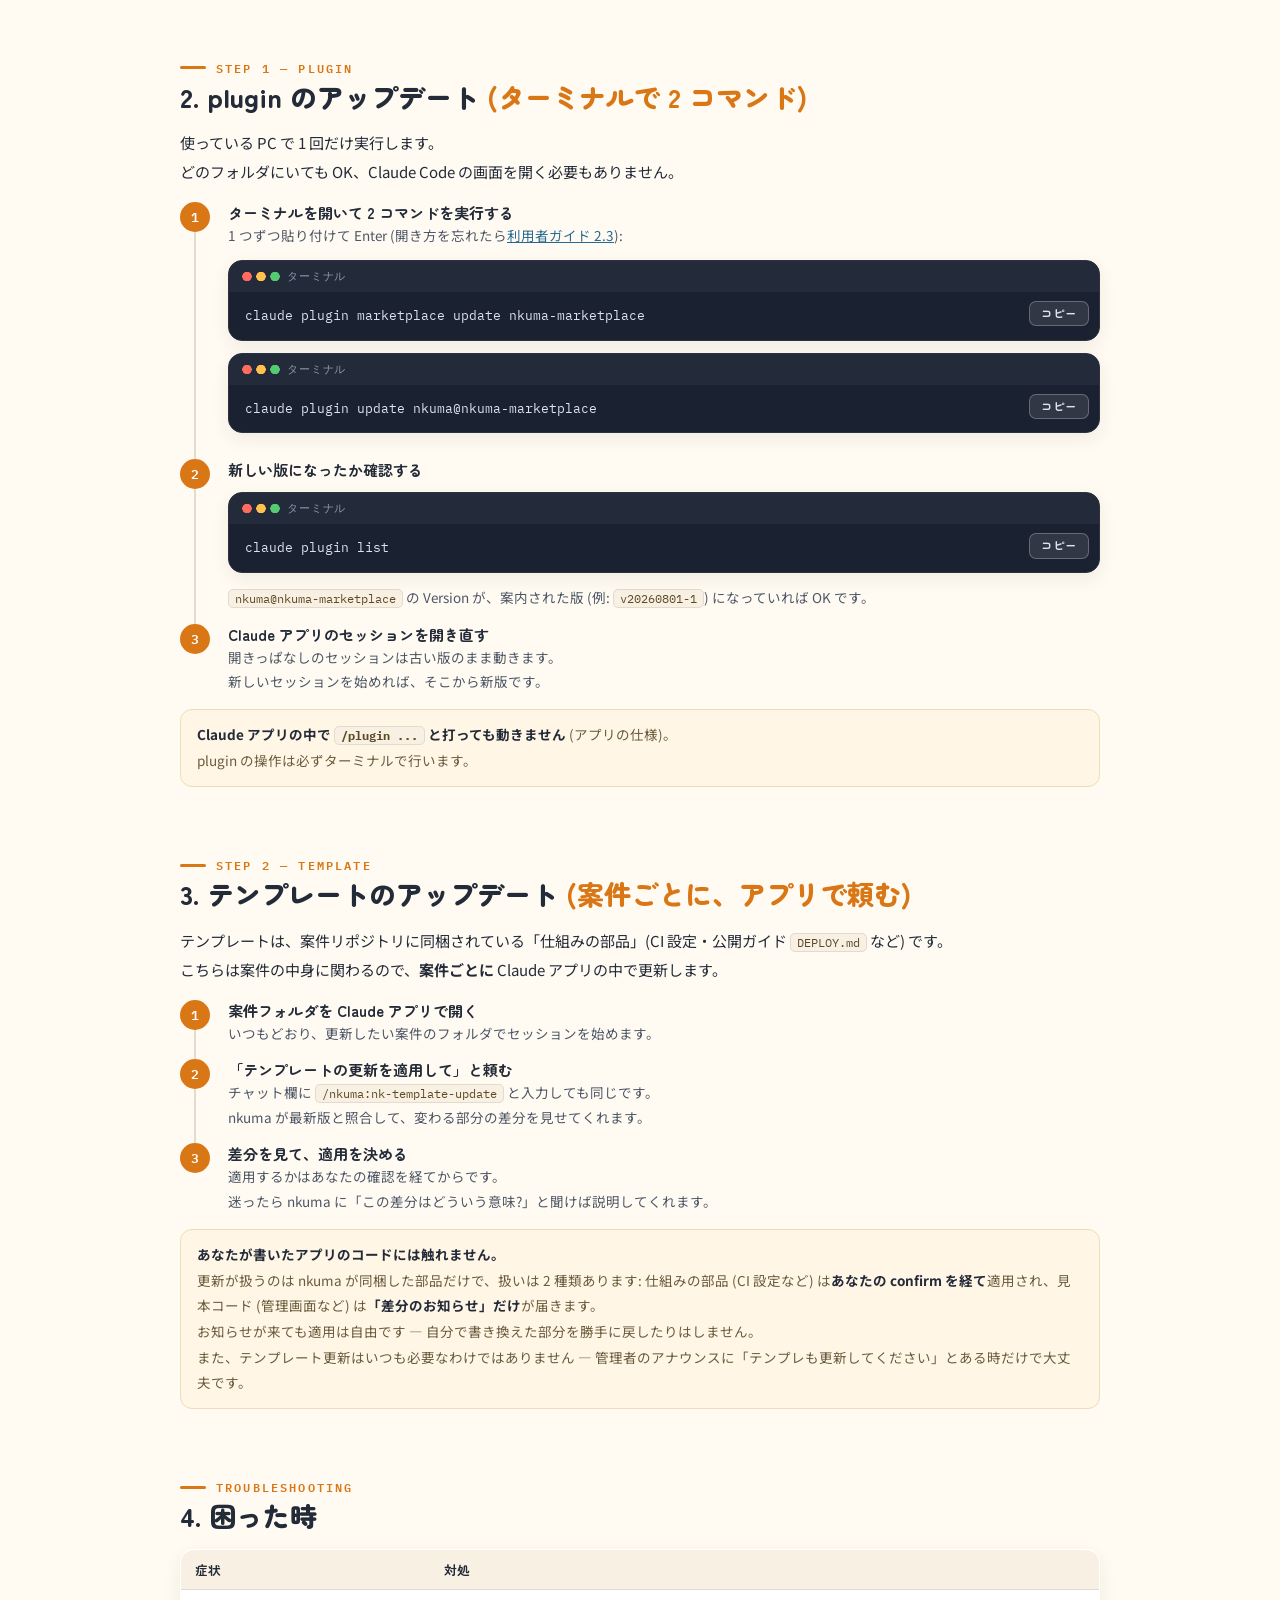
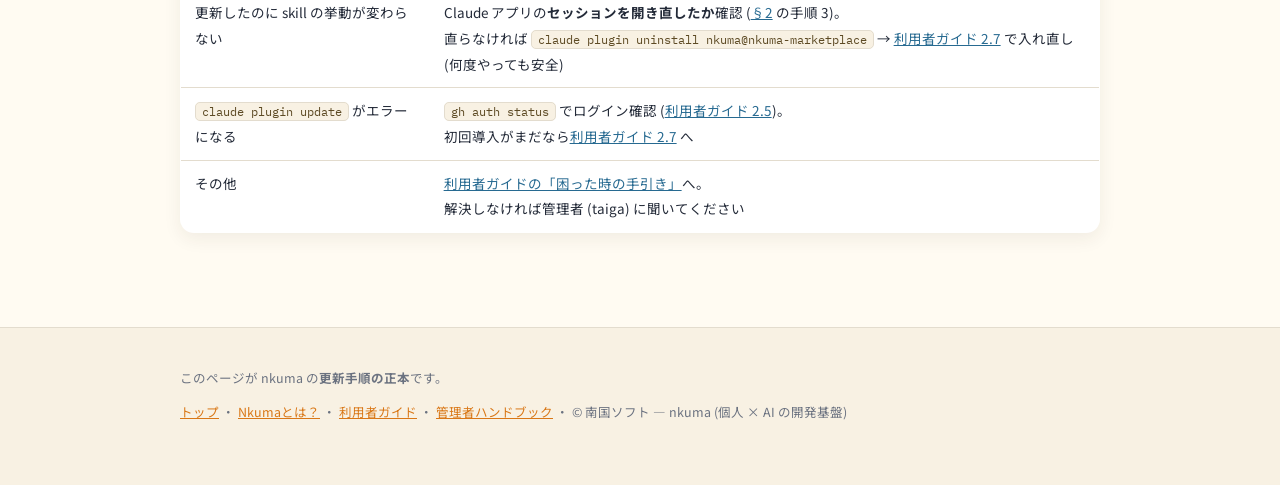
<file: update.html>
<!doctype html>
<html lang="ja">
<head>
<meta charset="utf-8">
<meta name="viewport" content="width=device-width, initial-scale=1">
<title>更新ガイド — nkuma サポート</title>
<meta name="description" content="nkuma を最新にする手順。plugin (専門家 skill 群) とテンプレート (案件の仕組み部品) の 2 つを更新します。">
<link rel="icon" type="image/png" href="./images/nkuma-face.png">
<link rel="stylesheet" href="./site.css">
<script src="./site.js" defer></script>
</head>
<body>

<div class="site-header">
  <div class="wrap">
    <a class="brand" href="./index.html"><img src="./images/nkuma-face.png" alt="">nkuma <span>Support</span></a>
    <nav>
      <a href="./about/">Nkumaとは？</a>
      <a href="./workshop.html">勉強会</a>
      <a href="./guide.html">利用者ガイド</a>
      <a href="./update.html" class="current">更新ガイド</a>
      <a href="./admin.html">管理者ハンドブック</a>
    </nav>
  </div>
</div>

<header class="hero">
  <div class="wrap">
    <div class="hero-grid">
      <div>
        <div class="kicker">UPDATE GUIDE</div>
        <h1>nkuma を<em>最新にする</em>。</h1>
        <p class="lead">nkuma の更新は自動では届きません。<br>管理者から「新しい版を配布しました」の案内が来たら、このページの手順で受け取ります。<br>やることは 2 つだけ、あわせて 5 分ほどです。</p>
        <div class="badge">対象: nkuma を使っているすべての人 — 管理者からの案内が来た時に</div>
      </div>
      <img class="hero-bear" src="./images/nkuma02.png" alt="案内するクマのキャラクター">
    </div>
  </div>
</header>

<nav class="toc">
  <div class="wrap">
    <a href="#news">お知らせ</a>
    <a href="#what">1. 更新のきほん</a>
    <a href="#plugin">2. plugin のアップデート</a>
    <a href="#template">3. テンプレートのアップデート</a>
    <a href="#trouble">4. 困った時</a>
  </div>
</nav>

<main>
  <div class="wrap">

    <section id="news">
      <span class="kicker">NEWS</span>
      <h2>お知らせ — <em>アプリの検査が強化されました</em> (2026 年 8 月)</h2>
      <p>今回の配布から、nkuma で作るアプリに<b>「書いたコードを機械が検査する仕組み」</b>が標準で入ります。<br class="s">コードの書き方の検査 (lint) と型チェックが保存のたびに自動で走り、変更を取り込む前には AI の独立レビュー、公開の前には実画面テストが必ず行われるようになります。<br class="s">品質のチェックが「人が思い出したらやる」ではなく、いつも自動でかかる状態になる — という更新です。</p>
      <p>受け取り方はいつもどおり 2 つ、<b>この順で</b>行ってください:</p>
      <ol>
        <li><a href="#plugin">§2 plugin のアップデート</a> (PC ごとに 1 回)。</li>
        <li><a href="#template">§3 テンプレートのアップデート</a> (開発中の案件ごとに 1 回)。<br class="s">今回は部品の差し替えに加えて「接続の調整」も提案されます — 内容を見て OK すれば nkuma が適用します。<br class="s">公開の仕組みだけ使っている案件や、いま動かしていない案件は急がなくて大丈夫です。</li>
      </ol>
      <div class="note"><b>テンプレート更新後、これまでのコードに「赤」(検査エラー) が出ることがあります。</b><br class="s">壊れたのではありません — これまで見えていなかった注意点が、見えるようになっただけです。<br class="s">Claude アプリで「検査のエラーを直して」と頼めば、大半はその場で直せます。<br class="s">ただし、直すまでは変更を共有する操作 (push) が検査で止まります — 数が多いときは、まとめて直す時間を先に取ってください。<br class="s">直した後は画面を一度触って、いつも通り動くことだけ確認してください。</div>
    </section>

    <section id="what">
      <span class="kicker">OVERVIEW</span>
      <h2>1. 更新のきほん — <em>何を・どこで・何回</em></h2>
      <p>更新するものは 2 つあります。<br class="s">役割と回数が違うので、先に全体を掴んでください:</p>
      <table>
        <tr><th>何を</th><th>中身</th><th>どこでやる</th><th>回数</th></tr>
        <tr><td><b>plugin</b> (<a href="#plugin">§2</a>)</td><td>nkuma の専門家 skill 群 — 対話の頭脳</td><td><b>ターミナル</b></td><td><b>PC ごとに 1 回</b> (全案件に効く)</td></tr>
        <tr><td><b>テンプレート</b> (<a href="#template">§3</a>)</td><td>案件リポジトリに同梱された仕組みの部品 (CI 設定・公開ガイドなど)</td><td><b>Claude アプリ</b> (案件を開いて)</td><td><b>案件ごとに 1 回</b></td></tr>
      </table>
      <div class="note"><b>エンジン (データ保存の土台) の更新はここに含まれません。</b><br class="s">手元のエンジンは、アプリを動かす時に AI が最新版と照合して「更新するか今のままか」を訊いてくれます — 選ぶだけで OK です。<br class="s">ただし照合には GitHub への接続が要ります — つながらない時は照合を飛ばして今の版のまま起動するので、その回は更新の案内が出ません。<br class="s">公開済みアプリのエンジン更新は管理者の作業です (あなたの操作はありません)。</div>
    </section>

    <section id="plugin">
      <span class="kicker">STEP 1 — PLUGIN</span>
      <h2>2. plugin のアップデート <em>(ターミナルで 2 コマンド)</em></h2>
      <p>使っている PC で 1 回だけ実行します。<br class="s">どのフォルダにいても OK、Claude Code の画面を開く必要もありません。</p>
      <div class="flow-steps">
        <div class="flow-step"><i>1</i><div><b>ターミナルを開いて 2 コマンドを実行する</b><div class="fs-body">1 つずつ貼り付けて Enter (開き方を忘れたら<a href="./guide.html#terminal">利用者ガイド 2.3</a>):<pre>claude plugin marketplace update nkuma-marketplace</pre><pre>claude plugin update nkuma@nkuma-marketplace</pre></div></div></div>
        <div class="flow-step"><i>2</i><div><b>新しい版になったか確認する</b><div class="fs-body"><pre>claude plugin list</pre><code>nkuma@nkuma-marketplace</code> の Version が、案内された版 (例: <code>v20260801-1</code>) になっていれば OK です。</div></div></div>
        <div class="flow-step"><i>3</i><div><b>Claude アプリのセッションを開き直す</b><div class="fs-body">開きっぱなしのセッションは古い版のまま動きます。<br class="s">新しいセッションを始めれば、そこから新版です。</div></div></div>
      </div>
      <div class="note"><b>Claude アプリの中で <code>/plugin ...</code> と打っても動きません</b> (アプリの仕様)。<br class="s">plugin の操作は必ずターミナルで行います。</div>
    </section>

    <section id="template">
      <span class="kicker">STEP 2 — TEMPLATE</span>
      <h2>3. テンプレートのアップデート <em>(案件ごとに、アプリで頼む)</em></h2>
      <p>テンプレートは、案件リポジトリに同梱されている「仕組みの部品」(CI 設定・公開ガイド <code>DEPLOY.md</code> など) です。<br class="s">こちらは案件の中身に関わるので、<b>案件ごとに</b> Claude アプリの中で更新します。</p>
      <div class="flow-steps">
        <div class="flow-step"><i>1</i><div><b>案件フォルダを Claude アプリで開く</b><div class="fs-body">いつもどおり、更新したい案件のフォルダでセッションを始めます。</div></div></div>
        <div class="flow-step"><i>2</i><div><b>「テンプレートの更新を適用して」と頼む</b><div class="fs-body">チャット欄に <code>/nkuma:nk-template-update</code> と入力しても同じです。<br class="s">nkuma が最新版と照合して、変わる部分の差分を見せてくれます。</div></div></div>
        <div class="flow-step"><i>3</i><div><b>差分を見て、適用を決める</b><div class="fs-body">適用するかはあなたの確認を経てからです。<br class="s">迷ったら nkuma に「この差分はどういう意味?」と聞けば説明してくれます。</div></div></div>
      </div>
      <div class="note"><b>あなたが書いたアプリのコードには触れません。</b><br class="s">更新が扱うのは nkuma が同梱した部品だけで、扱いは 2 種類あります: 仕組みの部品 (CI 設定など) は<b>あなたの confirm を経て</b>適用され、見本コード (管理画面など) は<b>「差分のお知らせ」だけ</b>が届きます。<br class="s">お知らせが来ても適用は自由です — 自分で書き換えた部分を勝手に戻したりはしません。<br class="s">また、テンプレート更新はいつも必要なわけではありません — 管理者のアナウンスに「テンプレも更新してください」とある時だけで大丈夫です。</div>
    </section>

    <section id="trouble">
      <span class="kicker">TROUBLESHOOTING</span>
      <h2>4. 困った時</h2>
      <table>
        <tr><th>症状</th><th>対処</th></tr>
        <tr><td>更新したのに skill の挙動が変わらない</td><td>Claude アプリの<b>セッションを開き直したか</b>確認 (<a href="#plugin">§2</a> の手順 3)。<br class="s">直らなければ <code>claude plugin uninstall nkuma@nkuma-marketplace</code> → <a href="./guide.html#install">利用者ガイド 2.7</a> で入れ直し (何度やっても安全)</td></tr>
        <tr><td><code>claude plugin update</code> がエラーになる</td><td><code>gh auth status</code> でログイン確認 (<a href="./guide.html#gh-login">利用者ガイド 2.5</a>)。<br class="s">初回導入がまだなら<a href="./guide.html#install">利用者ガイド 2.7</a> へ</td></tr>
        <tr><td>その他</td><td><a href="./guide.html#trouble">利用者ガイドの「困った時の手引き」</a>へ。<br class="s">解決しなければ管理者 (taiga) に聞いてください</td></tr>
      </table>
    </section>

  </div>
</main>

<footer class="site-footer">
  <div class="wrap">
    <p>このページが nkuma の<b>更新手順の正本</b>です。</p>
    <p><a href="./index.html">トップ</a> ・ <a href="./about/">Nkumaとは？</a> ・ <a href="./guide.html">利用者ガイド</a> ・ <a href="./admin.html">管理者ハンドブック</a> ・ © 南国ソフト — nkuma (個人 × AI の開発基盤)</p>
  </div>
</footer>

</body>
</html>
</file>
<file: site.css>
/* nkuma サポートサイト共通スタイル — LP (docs/presentations/nkuma-lp) のデザイン言語を移植 */
@import url("https://fonts.googleapis.com/css2?family=Zen+Maru+Gothic:wght@500;700;900&family=Noto+Sans+JP:wght@400;500;700;900&family=IBM+Plex+Mono:wght@400;500;600&display=swap");

:root {
  --paper: #fffbf2;
  --cream: #f8f1e3;
  --white: #ffffff;
  --ink: #232a38;
  --muted: #6b7280;
  --soft: #4d5666;
  --orange: #f29d38;
  --orange-deep: #d97716;
  --sky: #83c9ee;
  --sky-deep: #276a91;
  --sky-pale: #eaf6fc;
  --green: #4f9d78;
  --line: #e3dcce;
  --night: #1a2130;
  --night-bar: #232a3a;
  --shadow: 0 20px 50px rgba(56, 44, 25, .12);
  --shadow-sm: 0 6px 18px rgba(56, 44, 25, .07);
  --display: "Zen Maru Gothic", "Noto Sans JP", sans-serif;
  --mono: "IBM Plex Mono", Consolas, monospace;
  /* 管理者側アクセント (旧 --admin) は LP の空色系に写像 */
  --admin: var(--sky-deep);
  --admin-deep: #1d5578;
}
* { box-sizing: border-box; margin: 0; padding: 0; }
html { scroll-behavior: smooth; }
/* --header-h / --toc-h は site.js が .site-header / nav.toc の実高を入れる (どちらも狭幅で折り返して高くなる — 固定値に戻さない) */
[id] { scroll-margin-top: calc(var(--header-h, 55px) + var(--toc-h, 63px) + 14px); }
body {
  background: var(--paper); color: var(--ink);
  font-family: "Noto Sans JP", "Hiragino Sans", "Yu Gothic UI", Meiryo, sans-serif;
  font-size: 15px; line-height: 1.9;
  line-break: strict;
}
h1, h2, h3, h4 { text-wrap: balance; }
img { max-width: 100%; }
code, pre { font-family: var(--mono); }
.wrap { max-width: 960px; margin: 0 auto; padding: 0 20px; }

/* ---------- サイト共通ヘッダ ---------- */
.site-header { position: sticky; top: 0; z-index: 20; background: rgba(255,251,242,.92); backdrop-filter: blur(8px); border-bottom: 1px solid var(--line); }
.site-header .wrap { display: flex; align-items: center; gap: 22px; padding-top: 10px; padding-bottom: 10px; flex-wrap: wrap; }
.site-header .brand { display: flex; align-items: center; gap: 10px; font: 700 15px var(--display); text-decoration: none; color: var(--ink); letter-spacing: .02em; }
.site-header .brand img { width: 34px; height: 34px; border-radius: 50%; object-fit: cover; background: var(--white); border: 2px solid rgba(35,42,56,.85); }
.site-header .brand span { color: var(--orange-deep); }
.site-header nav { display: flex; gap: 16px; flex-wrap: wrap; margin-left: auto; }
.site-header nav a { font-size: 13px; color: var(--muted); text-decoration: none; font-weight: 700; font-family: var(--display); }
.site-header nav a:hover, .site-header nav a.current { color: var(--orange-deep); }

/* ---------- ヒーロー ---------- */
header.hero {
  padding: 52px 0 38px;
  border-bottom: 1px solid var(--line);
  background:
    radial-gradient(circle at 10% 0%, rgba(242,157,56,.14), transparent 22rem),
    radial-gradient(circle at 92% 30%, rgba(131,201,238,.18), transparent 20rem),
    var(--paper);
}
.hero .kicker, .kicker {
  display: inline-flex; align-items: center; gap: 10px;
  color: var(--orange-deep);
  font: 600 12px var(--mono); letter-spacing: .18em; text-transform: uppercase;
}
.kicker::before { content: ""; width: 26px; height: 3px; border-radius: 2px; background: currentColor; }
.hero.admin .kicker { color: var(--sky-deep); }
.hero h1 {
  margin: 12px 0 14px;
  font-family: var(--display); font-weight: 900; font-size: clamp(26px, 4vw, 38px); line-height: 1.35; letter-spacing: .01em;
}
.hero h1 em { color: var(--orange-deep); font-style: normal; }
.hero.admin h1 em { color: var(--sky-deep); }
.hero p.lead { color: var(--soft); max-width: 720px; font-size: clamp(14.5px, 1.6vw, 16px); }
.hero .badge { display: inline-block; margin-top: 16px; padding: 5px 14px; border: 1.5px solid rgba(79,157,120,.4); border-radius: 999px; font: 600 12px var(--mono); color: var(--green); background: rgba(79,157,120,.1); }
.hero-grid { display: grid; grid-template-columns: 1fr auto; gap: 28px; align-items: center; }
.hero-bear { width: min(180px, 26vw); filter: drop-shadow(0 18px 18px rgba(56,44,25,.16)); }

/* ---------- ページ内目次 (sticky ヘッダの下) ---------- */
nav.toc { position: sticky; top: var(--header-h, 55px); z-index: 10; background: rgba(255,251,242,.95); backdrop-filter: blur(6px); border-bottom: 1px solid var(--line); }
nav.toc .wrap { display: flex; gap: 4px 16px; flex-wrap: wrap; padding-top: 10px; padding-bottom: 10px; }
nav.toc a { font: 700 12.5px var(--display); color: var(--muted); text-decoration: none; }
nav.toc a:hover { color: var(--orange-deep); }

/* ---------- 本文の基本 ---------- */
main { padding: 12px 0 80px; }
section { padding-top: 48px; }
section > h2 {
  margin-bottom: 14px;
  font-family: var(--display); font-weight: 900; font-size: clamp(21px, 2.8vw, 27px); line-height: 1.4;
}
section > h2 em { color: var(--orange-deep); font-style: normal; }
.admin-page section > h2 em { color: var(--sky-deep); }
h3 { font-family: var(--display); font-size: 17px; font-weight: 700; margin: 30px 0 10px; padding-left: 12px; border-left: 5px solid var(--orange); }
.admin-page h3 { border-left-color: var(--sky-deep); }
h4 { font-family: var(--display); font-size: 14.5px; margin: 18px 0 6px; color: var(--orange-deep); }
.admin-page h4 { color: var(--sky-deep); }
p { margin: 10px 0; }
a { color: var(--sky-deep); }
.muted { color: var(--muted); font-size: 13.5px; }

table { width: 100%; border-collapse: collapse; background: var(--white); border: 1.5px solid var(--line); border-radius: 14px; overflow: hidden; margin: 14px 0; font-size: 13.5px; box-shadow: var(--shadow-sm); }
th, td { text-align: left; padding: 10px 14px; border-bottom: 1px solid var(--line); vertical-align: top; }
th { background: var(--cream); font: 700 12.5px var(--display); white-space: nowrap; }
.phase-table td:first-child { white-space: nowrap; }
tr:last-child td { border-bottom: none; }
td code, p code, li code, div code { background: var(--cream); border: 1px solid var(--line); border-radius: 5px; padding: 1px 6px; font-size: 12px; color: #5d4a24; }

/* ---------- コマンド枠 (ターミナル窓風) ---------- */
.pre-wrap { position: relative; margin: 12px 0; border-radius: 14px; overflow: hidden; border: 1px solid #2b3242; background: var(--night); box-shadow: var(--shadow-sm); }
.pre-wrap::before {
  content: "ターミナル";
  display: flex; align-items: center;
  padding: 8px 14px 8px 58px;
  background: var(--night-bar);
  color: #8b96a8; font: 500 10.5px var(--mono); letter-spacing: .08em;
  background-image:
    radial-gradient(circle 4.5px at 18px 50%, #ff6b5f 4.5px, transparent 5px),
    radial-gradient(circle 4.5px at 32px 50%, #ffc24c 4.5px, transparent 5px),
    radial-gradient(circle 4.5px at 46px 50%, #55cb71 4.5px, transparent 5px);
}
pre { background: transparent; color: #dde3ee; padding: 13px 16px; overflow-x: auto; font-size: 12.5px; line-height: 1.75; }
.pre-wrap pre { margin: 0; padding-right: 90px; }
pre code { background: none; border: none; padding: 0; color: inherit; font-size: inherit; }
.copy-btn {
  position: absolute; top: 40px; right: 10px;
  font: 600 11.5px var(--display); line-height: 1;
  color: #dde3ee; background: rgba(255,255,255,.1);
  border: 1px solid rgba(255,255,255,.25); border-radius: 7px;
  padding: 6px 11px; cursor: pointer;
}
.copy-btn:hover { background: rgba(255,255,255,.22); }
.copy-btn.copied { color: var(--night); background: #dde3ee; border-color: #dde3ee; }

/* ---------- リスト・カード・注記 ---------- */
ol.steps { margin: 10px 0 10px 24px; }
ol.steps li { margin: 8px 0; }
ol.steps li::marker { color: var(--orange-deep); font-weight: 700; }
ul { margin: 8px 0 8px 24px; }
ul li { margin: 6px 0; }
ul li::marker { color: var(--orange); }

.card { background: var(--white); border: 1.5px solid var(--line); border-radius: 16px; padding: 18px 22px; margin: 14px 0; box-shadow: var(--shadow-sm); }
.card.accent { border-left: 6px solid var(--orange); }
.admin-page .card.accent { border-left-color: var(--sky-deep); }
.note { background: #fff6e6; border: 1px solid #f0dcb8; border-radius: 12px; padding: 12px 16px; font-size: 13.5px; color: #6b5b3d; margin: 12px 0; }
.note b { color: var(--ink); }
.meta { font-size: 13px; color: var(--muted); margin: 4px 0 10px; }
.meta b { color: var(--ink); }

/* chips (LP 移植) */
.chips { display: flex; flex-wrap: wrap; gap: 10px; margin: 14px 0; }
.chip { padding: 7px 15px; border: 1.5px solid var(--line); border-radius: 999px; background: var(--white); font: 700 12.5px var(--display); }
.chip b { color: var(--orange-deep); font-family: var(--mono); font-weight: 600; margin-right: 6px; }

/* ---------- 道具カード (全体像: ターミナル / Claude アプリ) ---------- */
.tool-grid { display: grid; grid-template-columns: 1fr 1fr; gap: 16px; margin: 18px 0; }
.tool-card {
  display: grid; grid-template-columns: 56px 1fr; gap: 8px 16px; align-items: center;
  padding: 18px 20px; border: 1.5px solid var(--line); border-radius: 18px; background: var(--white); box-shadow: var(--shadow-sm);
}
.tool-card .em {
  grid-row: span 2; display: grid; place-items: center;
  width: 56px; height: 56px; border: 2px solid var(--orange); border-radius: 50%;
  background: var(--white); font-size: 26px; line-height: 1;
}
.tool-card.app .em { border-color: var(--sky-deep); }
.tool-card b { font: 700 15.5px var(--display); align-self: end; }
.tool-card b i { font-style: normal; margin-left: 8px; padding: 2px 10px; border-radius: 999px; font: 600 10.5px var(--mono); background: rgba(217,119,22,.12); color: var(--orange-deep); vertical-align: 2px; }
.tool-card.app b i { background: rgba(39,106,145,.1); color: var(--sky-deep); }
.tool-card.ai .em { border-color: var(--green); }
.tool-card span { color: var(--soft); font-size: 13px; line-height: 1.75; align-self: start; }
/* 3 つ以上並べる時 (勉強会「作れるものの型」) — 幅に応じて 3 列 → 1 列。
   丸 + 見出しを 1 行目、説明を 2 行目の全幅へ組み替える
   (2 列版のまま丸を 2 行にまたがらせると、文量差でカードごとに見出しの高さがずれる) */
.tool-grid.three { grid-template-columns: repeat(auto-fit, minmax(258px, 1fr)); }
.tool-grid.three .tool-card { grid-template-columns: 46px 1fr; gap: 12px 14px; align-items: center; }
.tool-grid.three .tool-card .em { grid-row: auto; width: 46px; height: 46px; font-size: 22px; }
.tool-grid.three .tool-card b { align-self: center; }
.tool-grid.three .tool-card span:not(.em) { grid-column: 1 / -1; }
/* カード内の補足行 (例: …) */
.tool-card span em { display: block; margin-top: 6px; color: var(--muted); font-size: 12.5px; font-style: normal; }

/* ---------- 道のりパイプライン (LP pipeline 移植) ---------- */
.journey { position: relative; display: grid; grid-template-columns: repeat(4, 1fr); gap: 14px; margin: 20px 0 10px; padding-top: 56px; }
.journey::before {
  content: ""; position: absolute; top: 26px; left: 8%; right: 8%; height: 4px; border-radius: 2px;
  background: linear-gradient(90deg, var(--orange), var(--sky), var(--green));
}
.journey-step { position: relative; padding: 18px 14px 16px; border: 1.5px solid var(--line); border-radius: 16px; background: var(--white); text-align: center; }
.journey-step::before {
  content: attr(data-no);
  position: absolute; top: -46px; left: 50%; transform: translateX(-50%); z-index: 1;
  display: grid; place-items: center; width: 36px; height: 36px;
  border: 3px solid var(--paper); border-radius: 50%;
  background: var(--orange-deep); color: var(--white); font: 600 13px var(--mono);
}
.journey-step b { display: block; font: 700 14.5px var(--display); }
.journey-step span { display: block; margin-top: 4px; color: var(--muted); font-size: 12px; line-height: 1.65; }
.journey-step small { display: inline-block; margin-top: 8px; padding: 2px 10px; border-radius: 999px; background: var(--sky-pale); color: var(--sky-deep); font: 600 10.5px var(--mono); }
.journey-step.once small { background: rgba(217,119,22,.12); color: var(--orange-deep); }

/* ---------- 番号付き縦タイムライン (LP draft-steps 移植) ---------- */
.flow-steps { display: grid; gap: 14px; margin: 16px 0; }
/* 2 列目は minmax(0,1fr) — 既定の min-width:auto だと中の pre の最小幅で列が広がり、狭い画面で横スクロールになる */
.flow-step { position: relative; display: grid; grid-template-columns: 34px minmax(0, 1fr); gap: 14px; align-items: start; }
/* 直下の i だけが番号玉 (本文中の i を巻き込まないよう子セレクタで狭く書く) */
.flow-step > i {
  z-index: 1; display: grid; place-items: center; width: 30px; height: 30px; border-radius: 50%;
  background: var(--orange-deep); color: var(--white); font: 600 13px var(--mono); font-style: normal;
}
/* 見出しに添える小さな目印 */
.flow-step .tag { display: inline-block; white-space: nowrap; margin-left: 8px; padding: 2px 10px; border-radius: 999px; font: 600 10.5px var(--mono); background: rgba(217,119,22,.12); color: var(--orange-deep); vertical-align: 2px; }
.flow-step::before { content: ""; position: absolute; top: 30px; bottom: -14px; left: 14px; width: 2px; background: var(--line); }
.flow-step:last-child::before { display: none; }
.flow-step > div > b { display: block; font: 700 15px var(--display); }
.flow-step .fs-body { color: var(--soft); font-size: 13.5px; line-height: 1.8; }

/* ---------- スクリーンショット差し込み枠 ---------- */
/* 画像 (images/shots/*.png) が未配置の間は site.js が figure ごと非表示にする */
figure.shot { margin: 16px 0; }
figure.shot .shot-frame {
  overflow: hidden; border: 1.5px solid var(--line); border-radius: 16px; background: var(--white); box-shadow: var(--shadow);
}
figure.shot .shot-frame::before {
  content: ""; display: block; height: 30px; border-bottom: 1px solid var(--line); background: var(--cream);
  background-image:
    radial-gradient(circle 4.5px at 18px 50%, #d9cfba 4.5px, transparent 5px),
    radial-gradient(circle 4.5px at 32px 50%, #d9cfba 4.5px, transparent 5px),
    radial-gradient(circle 4.5px at 46px 50%, #d9cfba 4.5px, transparent 5px);
}
figure.shot img { display: block; width: 100%; }
figure.shot figcaption { margin-top: 8px; color: var(--muted); font-size: 12.5px; text-align: center; }
.shot-row { display: grid; grid-template-columns: 1fr 1fr; gap: 16px; align-items: start; }

/* ---------- トップページの入口カード ---------- */
.entry-grid { display: grid; grid-template-columns: repeat(3, 1fr); gap: 16px; margin: 24px 0; }
@media (max-width: 900px) { .entry-grid { grid-template-columns: 1fr; } }
.entry-card {
  display: block; background: var(--white); border: 1.5px solid var(--line); border-top: 6px solid var(--orange);
  border-radius: 18px; padding: 24px 26px; text-decoration: none; color: var(--ink); box-shadow: var(--shadow-sm);
  transition: transform .2s ease, box-shadow .2s ease;
}
.entry-card.admin { border-top-color: var(--sky-deep); }
/* 全幅の入口 (トップの「Nkumaとは？」カード — 色は既定の橙のまま) */
.entry-card.about { grid-column: 1 / -1; }
/* 全幅の目立つ入口 (トップの勉強会カード) */
.entry-card.wide { grid-column: 1 / -1; border-top-color: var(--green); }
.entry-card.wide .go { color: var(--green); }
.entry-card:hover { transform: translateY(-3px); box-shadow: var(--shadow); }
.entry-card b { font: 700 18px var(--display); }
.entry-card p { color: var(--soft); font-size: 13.5px; margin-top: 8px; }
.entry-card .go { display: inline-block; margin-top: 12px; font: 700 13px var(--display); color: var(--orange-deep); }
.entry-card.admin .go { color: var(--sky-deep); }

/* トップのロゴ */
.hero-logo { width: min(420px, 76vw); margin-bottom: 18px; }
.hero-logo img { display: block; filter: drop-shadow(0 16px 20px rgba(56,44,25,.14)); }

/* ---------- 章カード (管理者目次) ---------- */
.chapter-list { display: grid; gap: 12px; margin: 20px 0; }
.chapter-card {
  display: block; background: var(--white); border: 1.5px solid var(--line); border-left: 6px solid var(--sky-deep);
  border-radius: 14px; padding: 16px 22px; text-decoration: none; color: var(--ink); box-shadow: var(--shadow-sm);
}
.chapter-card:hover { border-color: var(--sky-deep); }
.chapter-card b { font: 700 15.5px var(--display); }
.chapter-card p { color: var(--muted); font-size: 13px; margin-top: 4px; }

/* ---------- ページ送り ---------- */
.pager { display: flex; justify-content: space-between; gap: 12px; margin-top: 48px; padding-top: 18px; border-top: 1px solid var(--line); font-size: 13.5px; }
.pager a { color: var(--sky-deep); text-decoration: none; font: 700 13.5px var(--display); }

footer.site-footer { border-top: 1px solid var(--line); padding: 28px 0 52px; color: var(--muted); font-size: 12.5px; background: var(--cream); }
footer.site-footer a { color: var(--orange-deep); }

/* ---------- responsive ---------- */
@media (max-width: 760px) {
  .journey { grid-template-columns: 1fr 1fr; padding-top: 0; }
  .journey::before { display: none; }
  .journey-step { padding-top: 54px; }
  .journey-step::before { top: 10px; }
  .tool-grid, .shot-row { grid-template-columns: 1fr; }
  .hero-grid { grid-template-columns: 1fr; }
  .hero-bear { display: none; }
}
@media (max-width: 760px) {
  .hero p.lead br { display: none; }
  /* 文末改行 (。<br class="s">) は狭い画面では解除して通常折り返しに */
  br.s { display: none; }
}
@media (max-width: 640px) {
  th, td { padding: 8px 9px; }
  .entry-grid, .journey { grid-template-columns: 1fr; }
}
</file>
